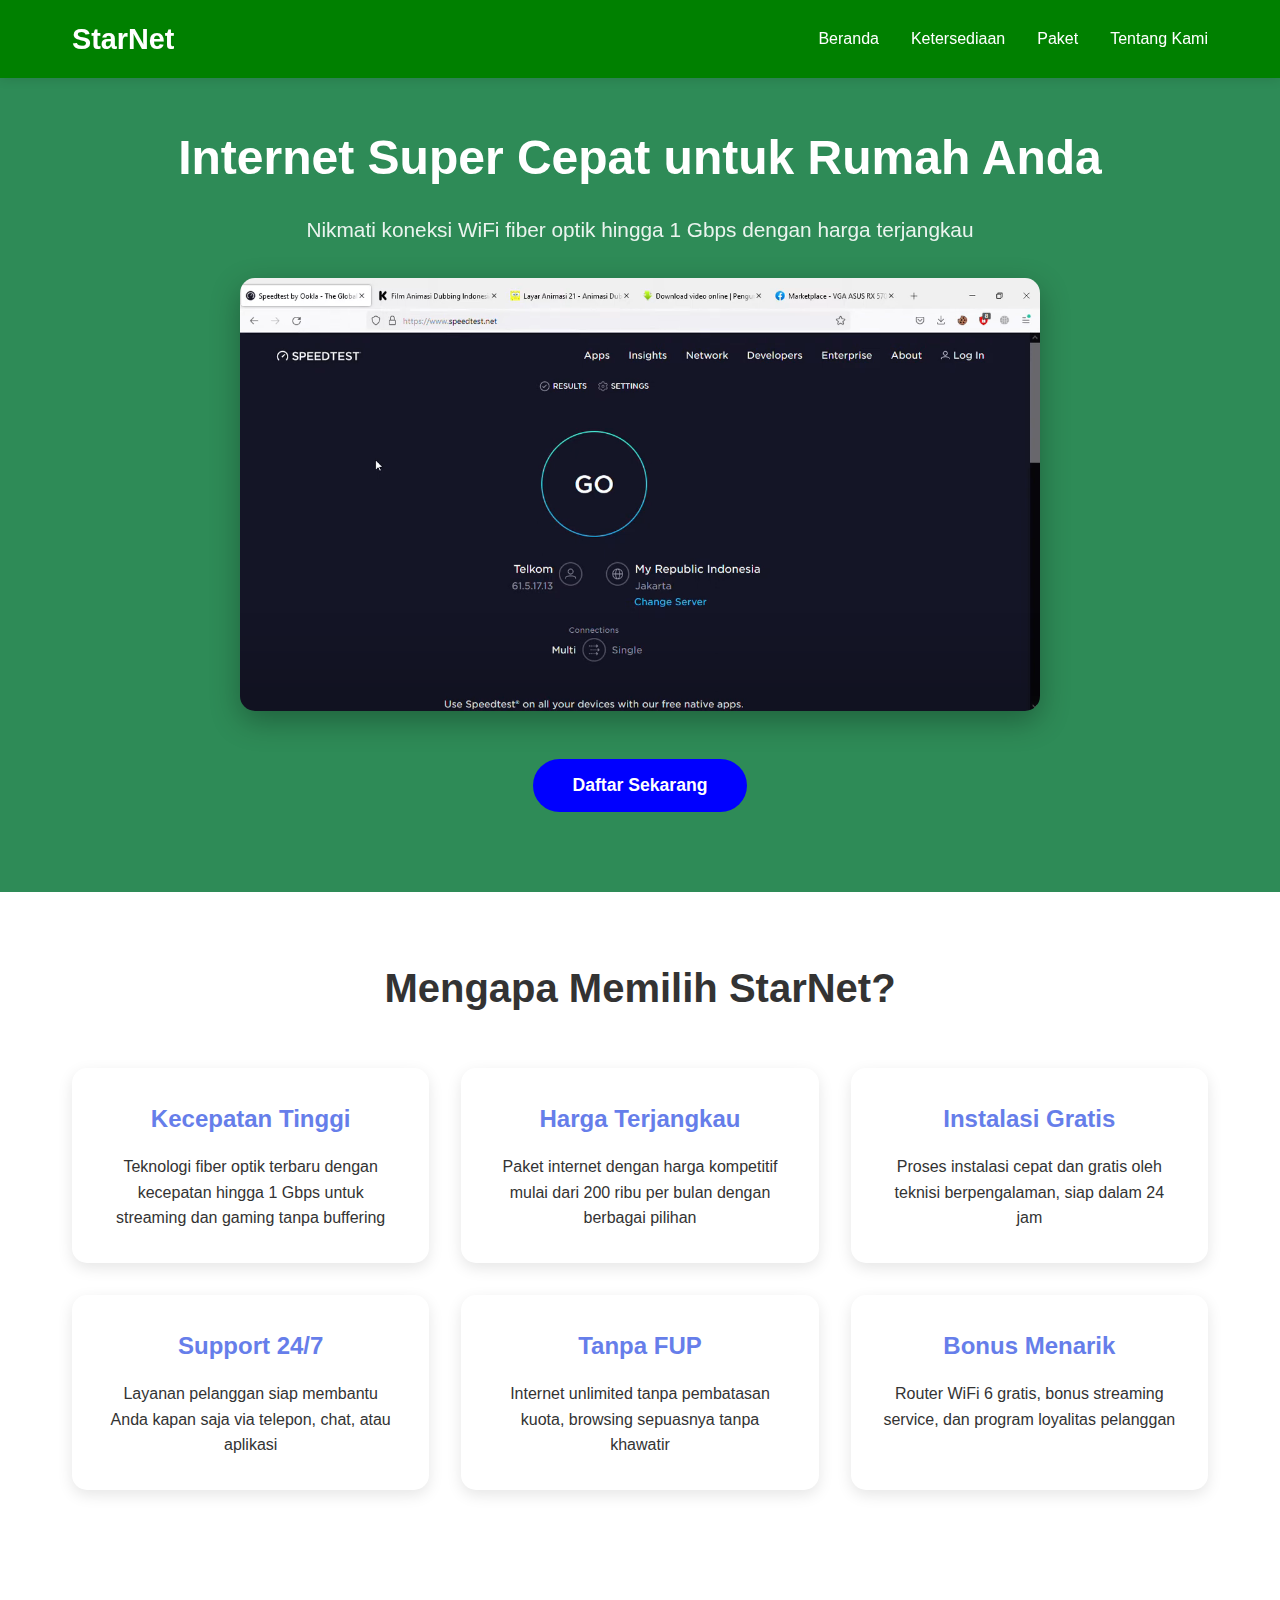
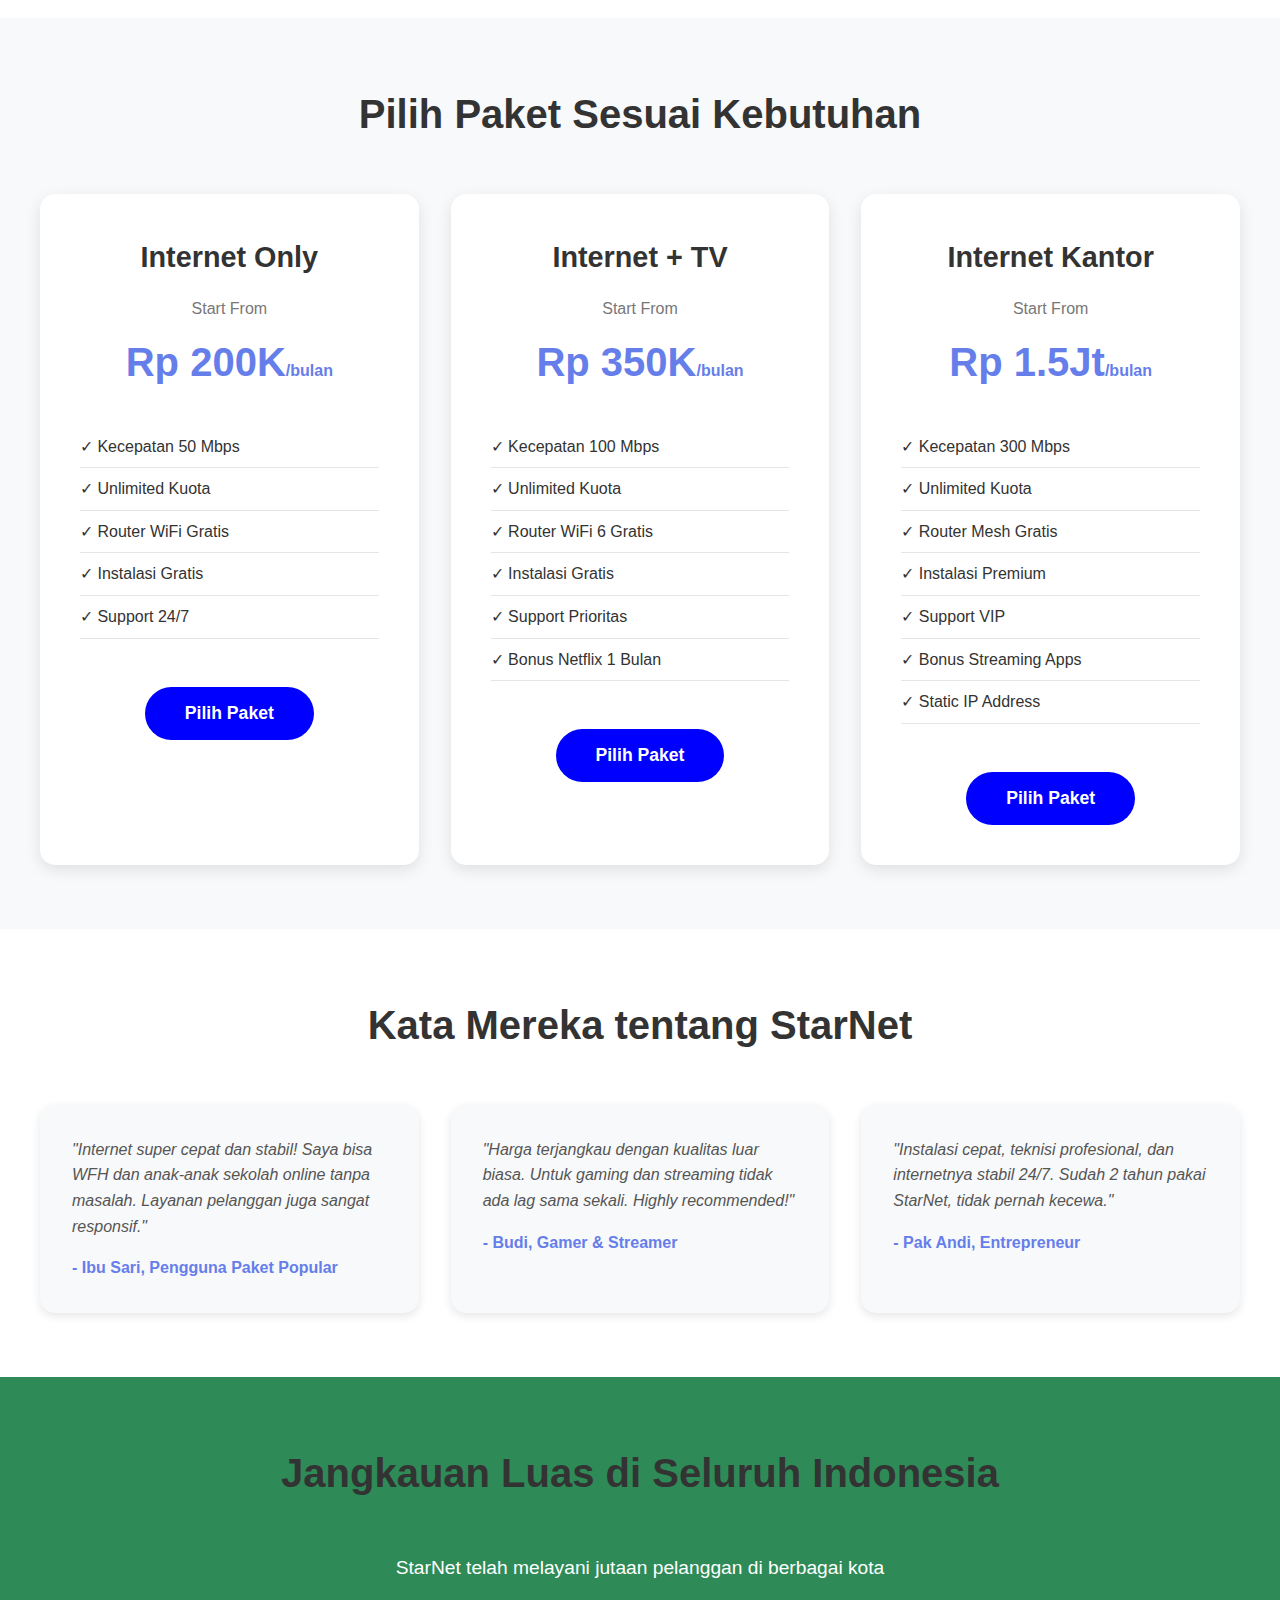
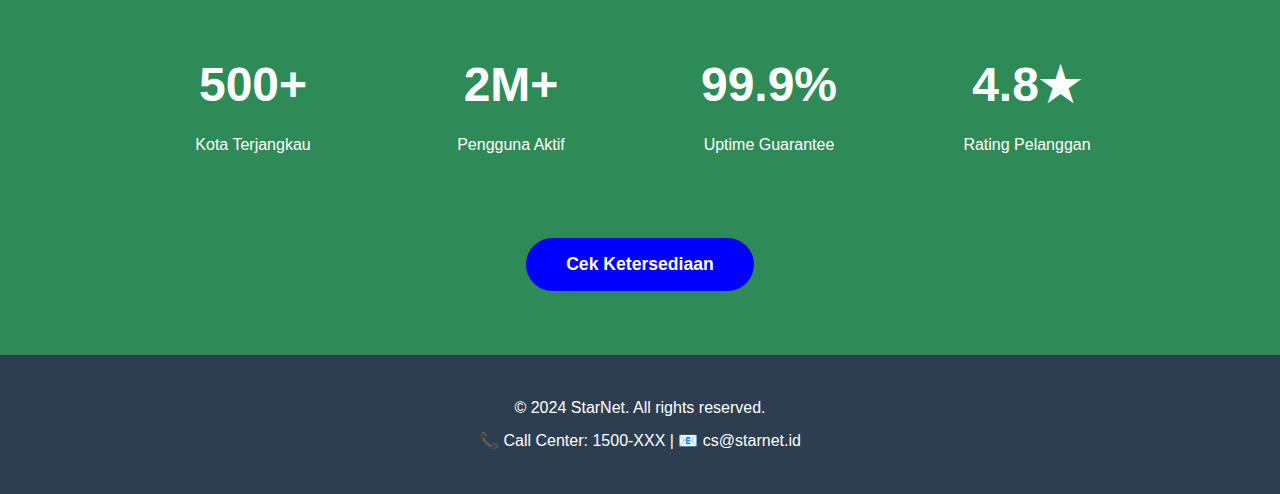
<file: index.html>
<!DOCTYPE html>
<html lang="id">
<head>
    <meta charset="UTF-8">
    <meta name="viewport" content="width=device-width, initial-scale=1.0">
    <title>StarNet - Provider WiFi Terpercaya</title>
    <link rel="stylesheet" href="style.css">
</head>
<body>
    <header>
        <nav>
            <div class="logo">StarNet</div>
            <ul class="nav-links">
                <li><a href="index.html">Beranda</a></li>
                <li><a href="ketersediaan.html">Ketersediaan</a></li>
                <li><a href="paket.html">Paket</a></li>
                <li><a href="tentangKami.html">Tentang Kami</a></li>
            </ul>
        </nav>
    </header>

    <section class="hero" id="home">
        <h1>Internet Super Cepat untuk Rumah Anda</h1>
        <p>Nikmati koneksi WiFi fiber optik hingga 1 Gbps dengan harga terjangkau</p>

        <!-- Video Container dengan kontrol lengkap -->
        <div class="video-container">
            <video controls autoplay muted loop>
                <source src="Tes Kecepatan indihome 1gbps.mp4" type="video/mp4">
                Browser Anda tidak mendukung tag video.
            </video>
        </div>

        <button class="cta-button"><a href="pendaftaran.html">Daftar Sekarang</a></button>
    </section>

    <div class="container" id="features">
        <h2 class="section-title">Mengapa Memilih StarNet?</h2>
        <div class="features">
            <div class="feature-card">
                <h3>Kecepatan Tinggi</h3>
                <p>Teknologi fiber optik terbaru dengan kecepatan hingga 1 Gbps untuk streaming dan gaming tanpa buffering</p>
            </div>
            <div class="feature-card">
                <h3>Harga Terjangkau</h3>
                <p>Paket internet dengan harga kompetitif mulai dari 200 ribu per bulan dengan berbagai pilihan</p>
            </div>
            <div class="feature-card">
                <h3>Instalasi Gratis</h3>
                <p>Proses instalasi cepat dan gratis oleh teknisi berpengalaman, siap dalam 24 jam</p>
            </div>
            <div class="feature-card">
                <h3>Support 24/7</h3>
                <p>Layanan pelanggan siap membantu Anda kapan saja via telepon, chat, atau aplikasi</p>
            </div>
            <div class="feature-card">
                <h3>Tanpa FUP</h3>
                <p>Internet unlimited tanpa pembatasan kuota, browsing sepuasnya tanpa khawatir</p>
            </div>
            <div class="feature-card">
                <h3>Bonus Menarik</h3>
                <p>Router WiFi 6 gratis, bonus streaming service, dan program loyalitas pelanggan</p>
            </div>
        </div>
    </div>

    <section class="plans" id="plans">
        <h2 class="section-title">Pilih Paket Sesuai Kebutuhan</h2>
        <div class="plan-cards">
            <div class="plan-card">
                <h3>Internet Only</h3>
                <div class="start">Start From</div>
                <div class="price">Rp 200K<span style="font-size: 1rem;">/bulan</span></div>
                <ul class="plan-features">
                    <li>✓ Kecepatan 50 Mbps</li>
                    <li>✓ Unlimited Kuota</li>
                    <li>✓ Router WiFi Gratis</li>
                    <li>✓ Instalasi Gratis</li>
                    <li>✓ Support 24/7</li>
                </ul>
                <button class="cta-button"><a href="paket.html#internet">Pilih Paket</a></button>
            </div>
            <div class="plan-card">
                <h3>Internet + TV</h3>
                <div class="start">Start From</div>
                <div class="price">Rp 350K<span style="font-size: 1rem;">/bulan</span></div>
                <ul class="plan-features">
                    <li>✓ Kecepatan 100 Mbps</li>
                    <li>✓ Unlimited Kuota</li>
                    <li>✓ Router WiFi 6 Gratis</li>
                    <li>✓ Instalasi Gratis</li>
                    <li>✓ Support Prioritas</li>
                    <li>✓ Bonus Netflix 1 Bulan</li>
                </ul>
                <button class="cta-button"><a href="paket.html#internetTV">Pilih Paket</a></button>
            </div>
            <div class="plan-card">
                <h3>Internet Kantor</h3>
                <div class="start">Start From</div>
                <div class="price">Rp 1.5Jt<span style="font-size: 1rem;">/bulan</span></div>
                <ul class="plan-features">
                    <li>✓ Kecepatan 300 Mbps</li>
                    <li>✓ Unlimited Kuota</li>
                    <li>✓ Router Mesh Gratis</li>
                    <li>✓ Instalasi Premium</li>
                    <li>✓ Support VIP</li>
                    <li>✓ Bonus Streaming Apps</li>
                    <li>✓ Static IP Address</li>
                </ul>
                <button class="cta-button"><a href="paket.html#Kantor">Pilih Paket</a></button>
            </div>
        </div>
    </section>

    <section class="testimonials">
        <h2 class="section-title">Kata Mereka tentang StarNet</h2>
        <div class="testimonial-grid">
            <div class="testimonial-card">
                <p class="testimonial-text">"Internet super cepat dan stabil! Saya bisa WFH dan anak-anak sekolah online tanpa masalah. Layanan pelanggan juga sangat responsif."</p>
                <p class="testimonial-author">- Ibu Sari, Pengguna Paket Popular</p>
            </div>
            <div class="testimonial-card">
                <p class="testimonial-text">"Harga terjangkau dengan kualitas luar biasa. Untuk gaming dan streaming tidak ada lag sama sekali. Highly recommended!"</p>
                <p class="testimonial-author">- Budi, Gamer & Streamer</p>
            </div>
            <div class="testimonial-card">
                <p class="testimonial-text">"Instalasi cepat, teknisi profesional, dan internetnya stabil 24/7. Sudah 2 tahun pakai StarNet, tidak pernah kecewa."</p>
                <p class="testimonial-author">- Pak Andi, Entrepreneur</p>
            </div>
        </div>
    </section>

    <section class="coverage" id="coverage">
        <h2 class="section-title">Jangkauan Luas di Seluruh Indonesia</h2>
        <p style="font-size: 1.2rem; margin-bottom: 2rem;">StarNet telah melayani jutaan pelanggan di berbagai kota</p>
        <div class="stats">
            <div class="stat-item">
                <div class="stat-number">500+</div>
                <div>Kota Terjangkau</div>
            </div>
            <div class="stat-item">
                <div class="stat-number">2M+</div>
                <div>Pengguna Aktif</div>
            </div>
            <div class="stat-item">
                <div class="stat-number">99.9%</div>
                <div>Uptime Guarantee</div>
            </div>
            <div class="stat-item">
                <div class="stat-number">4.8★</div>
                <div>Rating Pelanggan</div>
            </div>
        </div>
        <button class="cta-button"><a href="ketersediaan.html">Cek Ketersediaan</a></button>
    </section>

    <footer id="contact">
        <p>&copy; 2024 StarNet. All rights reserved.</p>
        <p>📞 Call Center: 1500-XXX | 📧 cs@starnet.id</p>
    </footer>
</body>
</html>
</file>
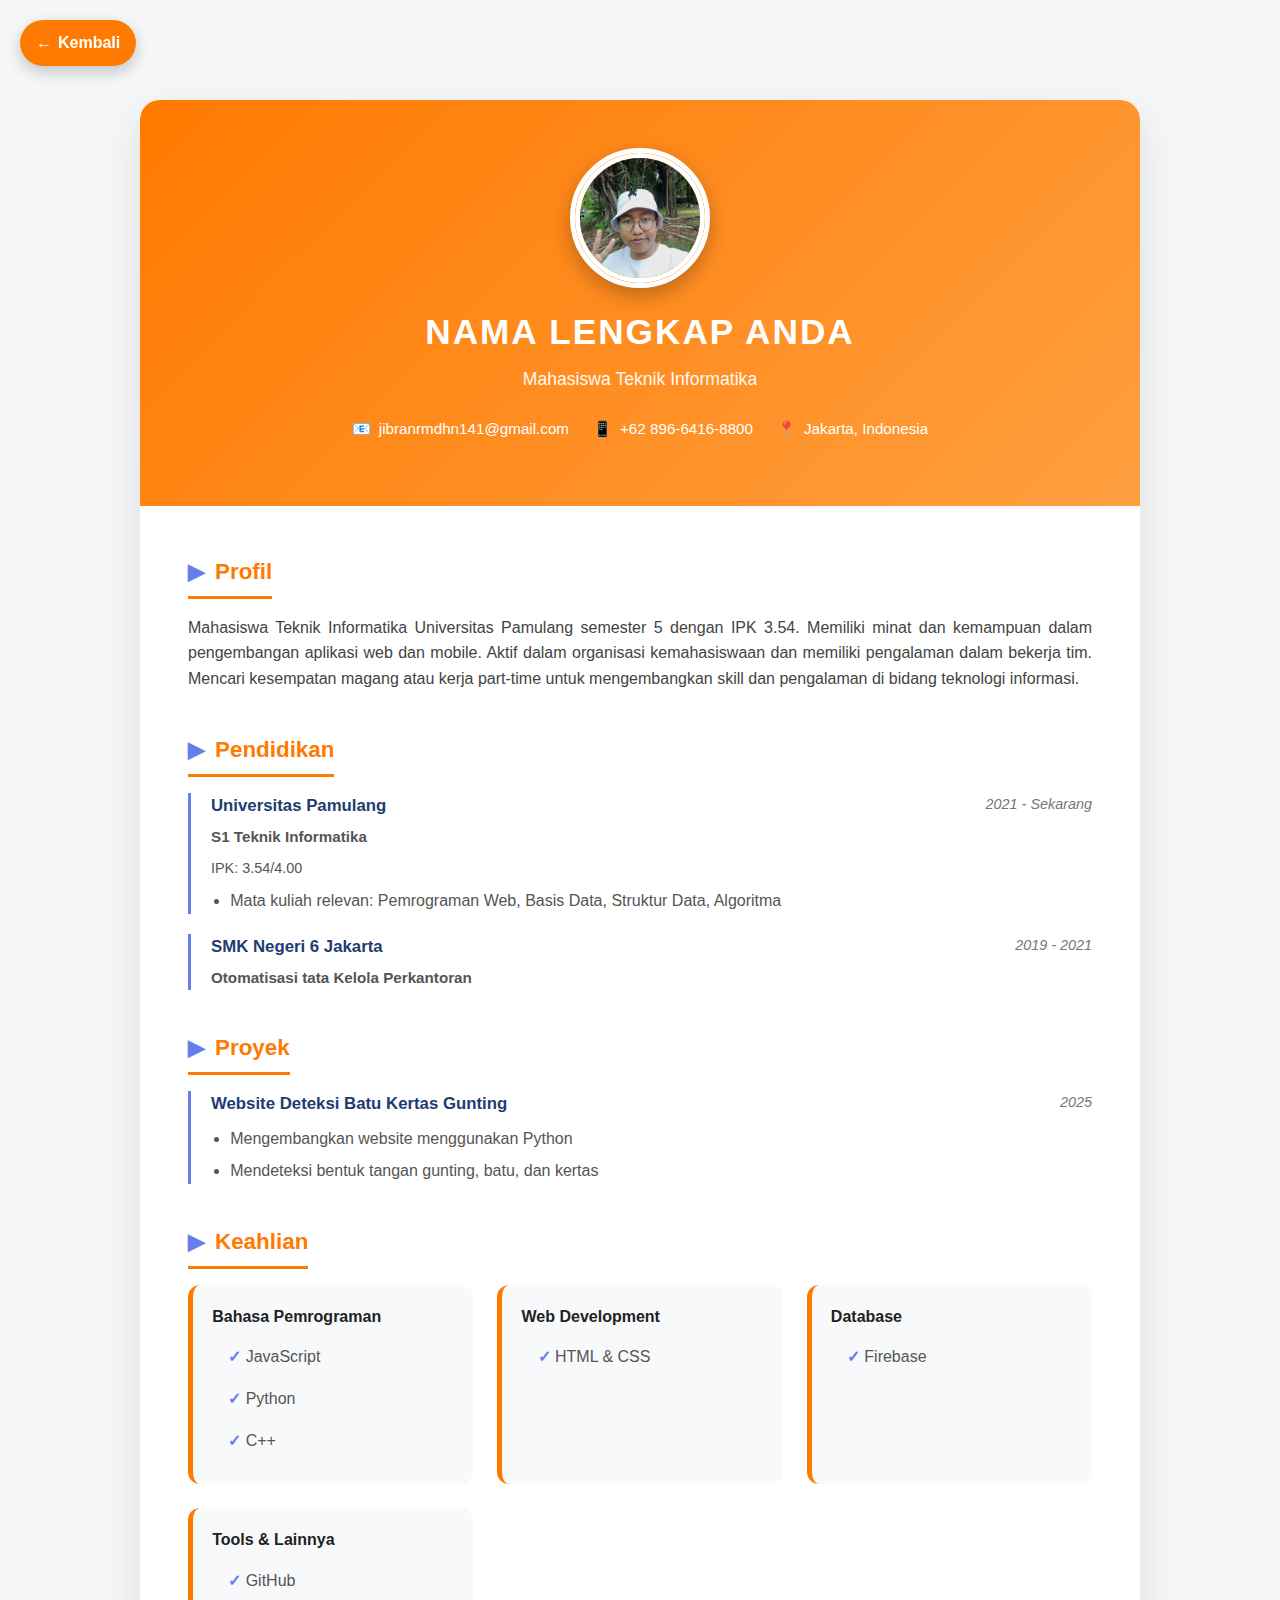
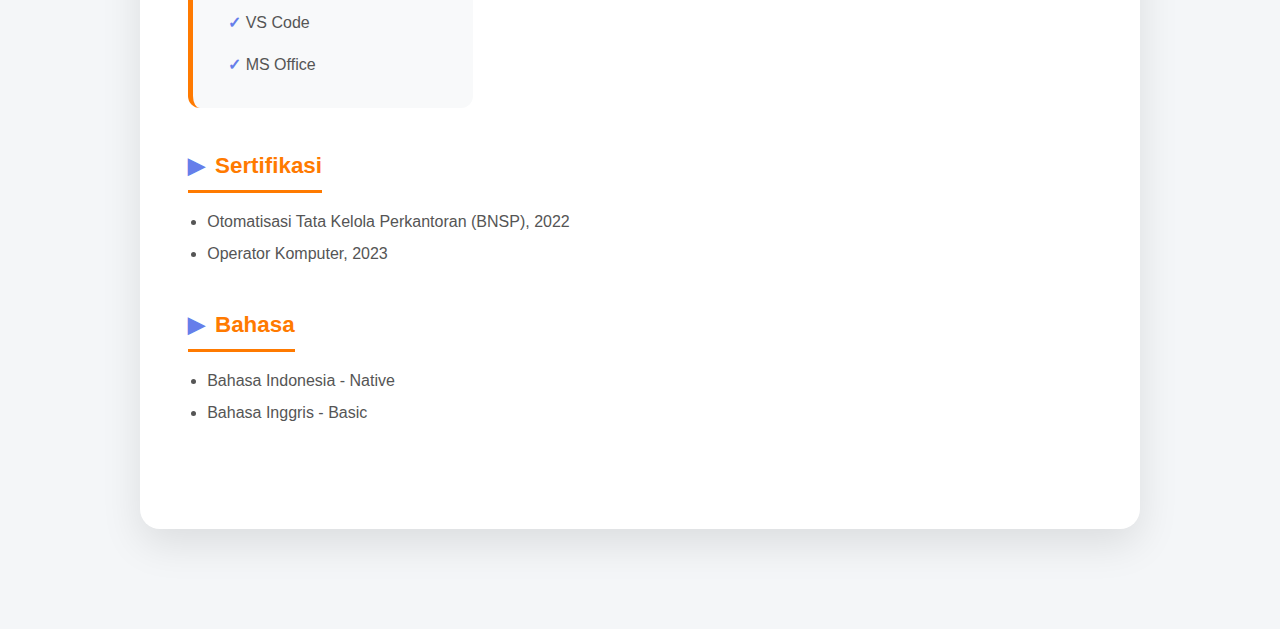
<file: cv1.html>
<!DOCTYPE html>
<html lang="id">
<head>
    <meta charset="UTF-8">
    <meta name="viewport" content="width=device-width, initial-scale=1.0">
    <title>CV - Mahasiswa Teknik Informatika</title>
    <link rel="stylesheet" href="cv.css">
</head>
<style>
* {
    margin: 0;
    padding: 0;
    box-sizing: border-box;
    font-family: "Segoe UI", Tahoma, sans-serif;
}

body {
    background: #f4f6f8;
    color: #333;
    line-height: 1.6;
}

.back-button {
    position: fixed;
    top: 20px;
    left: 20px;
    text-decoration: none;
    background: #ff7a00;
    color: #fff;
    padding: 10px 16px;
    border-radius: 30px;
    font-weight: 600;
    display: flex;
    gap: 6px;
    align-items: center;
    box-shadow: 0 6px 15px rgba(0,0,0,0.2);
    transition: 0.3s;
    z-index: 1000;
}

.back-button:hover {
    transform: translateY(-2px);
    background: #e96f00;
}

.container {
    max-width: 1000px;
    margin: 80px auto;
    background: #fff;
    border-radius: 20px;
    box-shadow: 0 15px 40px rgba(0,0,0,0.1);
    overflow: hidden;
}

.header {
    background: linear-gradient(135deg, #ff7a00, #ff9f40);
    color: #fff;
    text-align: center;
    padding: 3rem 2rem 4rem;
    position: relative;
}

.photo-container {
    width: 140px;
    height: 140px;
    margin: auto;
    border-radius: 50%;
    overflow: hidden;
    border: 5px solid #fff;
    box-shadow: 0 8px 20px rgba(0,0,0,0.25);
    margin-bottom: 1rem;
}

.profile-photo {
    width: 100%;
    height: 100%;
    object-fit: cover;
}

.header h1 {
    font-size: 2.2rem;
    margin-bottom: 0.3rem;
}

.header p {
    font-size: 1.1rem;
    opacity: 0.95;
}

.contact-info {
    margin-top: 1.5rem;
    display: flex;
    flex-wrap: wrap;
    justify-content: center;
    gap: 1.5rem;
}

.contact-item {
    display: flex;
    align-items: center;
    gap: 8px;
    font-size: 0.95rem;
}

.content {
    padding: 3rem 3rem 4rem;
}

.section {
    margin-bottom: 2.5rem;
}

.section-title {
    font-size: 1.4rem;
    color: #ff7a00;
    margin-bottom: 1rem;
    padding-bottom: 0.4rem;
    border-bottom: 3px solid #ff7a00;
    width: fit-content;
}

.profile-text {
    font-size: 1rem;
    color: #444;
}

.item-header {
    display: flex;
    justify-content: space-between;
    flex-wrap: wrap;
    gap: 0.5rem;
}

.item-title {
    font-weight: 600;
    font-size: 1.05rem;
}

.item-date {
    font-size: 0.9rem;
    color: #777;
}

.item-subtitle {
    font-size: 0.95rem;
    color: #555;
    margin: 0.2rem 0 0.5rem;
}

.item-description {
    font-size: 0.9rem;
    color: #555;
}

ul {
    margin-left: 1.2rem;
    margin-top: 0.5rem;
}

ul li {
    margin-bottom: 0.4rem;
}

.skills-container {
    display: grid;
    grid-template-columns: repeat(auto-fit, minmax(220px, 1fr));
    gap: 1.5rem;
}

.skill-category {
    background: #f8f9fa;
    padding: 1.2rem;
    border-radius: 12px;
    border-left: 5px solid #ff7a00;
}

.skill-category h4 {
    margin-bottom: 0.6rem;
    color: #222;
}

.skill-category ul {
    margin-left: 1rem;
}

.project-item ul li {
    list-style: disc;
}

@media (max-width: 768px) {
    .content {
        padding: 2rem;
    }

    .header h1 {
        font-size: 1.8rem;
    }

    .contact-info {
        flex-direction: column;
        gap: 0.8rem;
    }
}

</style>
<body>
    <a href="tentangKami.html" class="back-button">
        <span>←</span>
        <span>Kembali</span>
    </a>
    <div class="container">
        <!-- Header -->
        <div class="header">
            <div class="photo-container">
                <img src="WhatsApp Image 2025-12-18 at 3.33.21 PM.jpeg" alt="Foto Profil" class="profile-photo">
            </div>
            <h1>Nama Lengkap Anda</h1>
            <p>Mahasiswa Teknik Informatika</p>
            <div class="contact-info">
                <div class="contact-item">
                    <span>📧</span>
                    <span>jibranrmdhn141@gmail.com</span>
                </div>
                <div class="contact-item">
                    <span>📱</span>
                    <span>+62 896-6416-8800</span>
                </div>
                <div class="contact-item">
                    <span>📍</span>
                    <span>Jakarta, Indonesia</span>
                </div>
            </div>
        </div>

        <!-- Content -->
        <div class="content">
            <!-- Profil -->
            <div class="section">
                <h2 class="section-title">Profil</h2>
                <p class="profile-text">
                    Mahasiswa Teknik Informatika Universitas Pamulang semester 5 dengan IPK 3.54. 
                    Memiliki minat dan kemampuan dalam pengembangan aplikasi web dan mobile. 
                    Aktif dalam organisasi kemahasiswaan dan memiliki pengalaman dalam bekerja tim. 
                    Mencari kesempatan magang atau kerja part-time untuk mengembangkan skill dan pengalaman 
                    di bidang teknologi informasi.
                </p>
            </div>

            <!-- Pendidikan -->
            <div class="section">
                <h2 class="section-title">Pendidikan</h2>
                <div class="education-item">
                    <div class="item-header">
                        <div class="item-title">Universitas Pamulang</div>
                        <div class="item-date">2021 - Sekarang</div>
                    </div>
                    <div class="item-subtitle">S1 Teknik Informatika</div>
                    <div class="item-description">IPK: 3.54/4.00</div>
                    <ul>
                        <li>Mata kuliah relevan: Pemrograman Web, Basis Data, Struktur Data, Algoritma</li>
                    </ul>
                </div>

                <div class="education-item">
                    <div class="item-header">
                        <div class="item-title">SMK Negeri 6 Jakarta</div>
                        <div class="item-date">2019 - 2021</div>
                    </div>
                    <div class="item-subtitle">Otomatisasi tata Kelola Perkantoran</div>
                </div>
            </div>

            <!-- Proyek -->
            <div class="section">
                <h2 class="section-title">Proyek</h2>
                <div class="project-item">
                    <div class="item-header">
                        <div class="item-title">Website Deteksi Batu Kertas Gunting</div>
                        <div class="item-date">2025</div>
                    </div>
                    <ul>
                        <li>Mengembangkan website  menggunakan Python</li>
                        <li>Mendeteksi bentuk tangan gunting, batu, dan kertas</li>
                    </ul>
                </div>
            </div>

            <!-- Keahlian -->
            <div class="section">
                <h2 class="section-title">Keahlian</h2>
                <div class="skills-container">
                    <div class="skill-category">
                        <h4>Bahasa Pemrograman</h4>
                        <ul>
                            <li>JavaScript</li>
                            <li>Python</li>
                            <li>C++</li>
                        </ul>
                    </div>

                    <div class="skill-category">
                        <h4>Web Development</h4>
                        <ul>
                            <li>HTML & CSS</li>
                        </ul>
                    </div>

                    <div class="skill-category">
                        <h4>Database</h4>
                        <ul>
                            <li>Firebase</li>
                        </ul>
                    </div>

                    <div class="skill-category">
                        <h4>Tools & Lainnya</h4>
                        <ul>
                            <li>GitHub</li>
                            <li>VS Code</li>
                            <li>MS Office</li>
                        </ul>
                    </div>
                </div>
            </div>

            <!-- Sertifikasi -->
            <div class="section">
                <h2 class="section-title">Sertifikasi</h2>
                <ul>
                    <li>Otomatisasi Tata Kelola Perkantoran (BNSP), 2022</li>
                    <li>Operator Komputer, 2023</li>
                </ul>
            </div>

            <!-- Bahasa -->
            <div class="section">
                <h2 class="section-title">Bahasa</h2>
                <ul>
                    <li>Bahasa Indonesia - Native</li>
                    <li>Bahasa Inggris - Basic</li>
                </ul>
            </div>
        </div>
    </div>
</body>
</html>
</file>
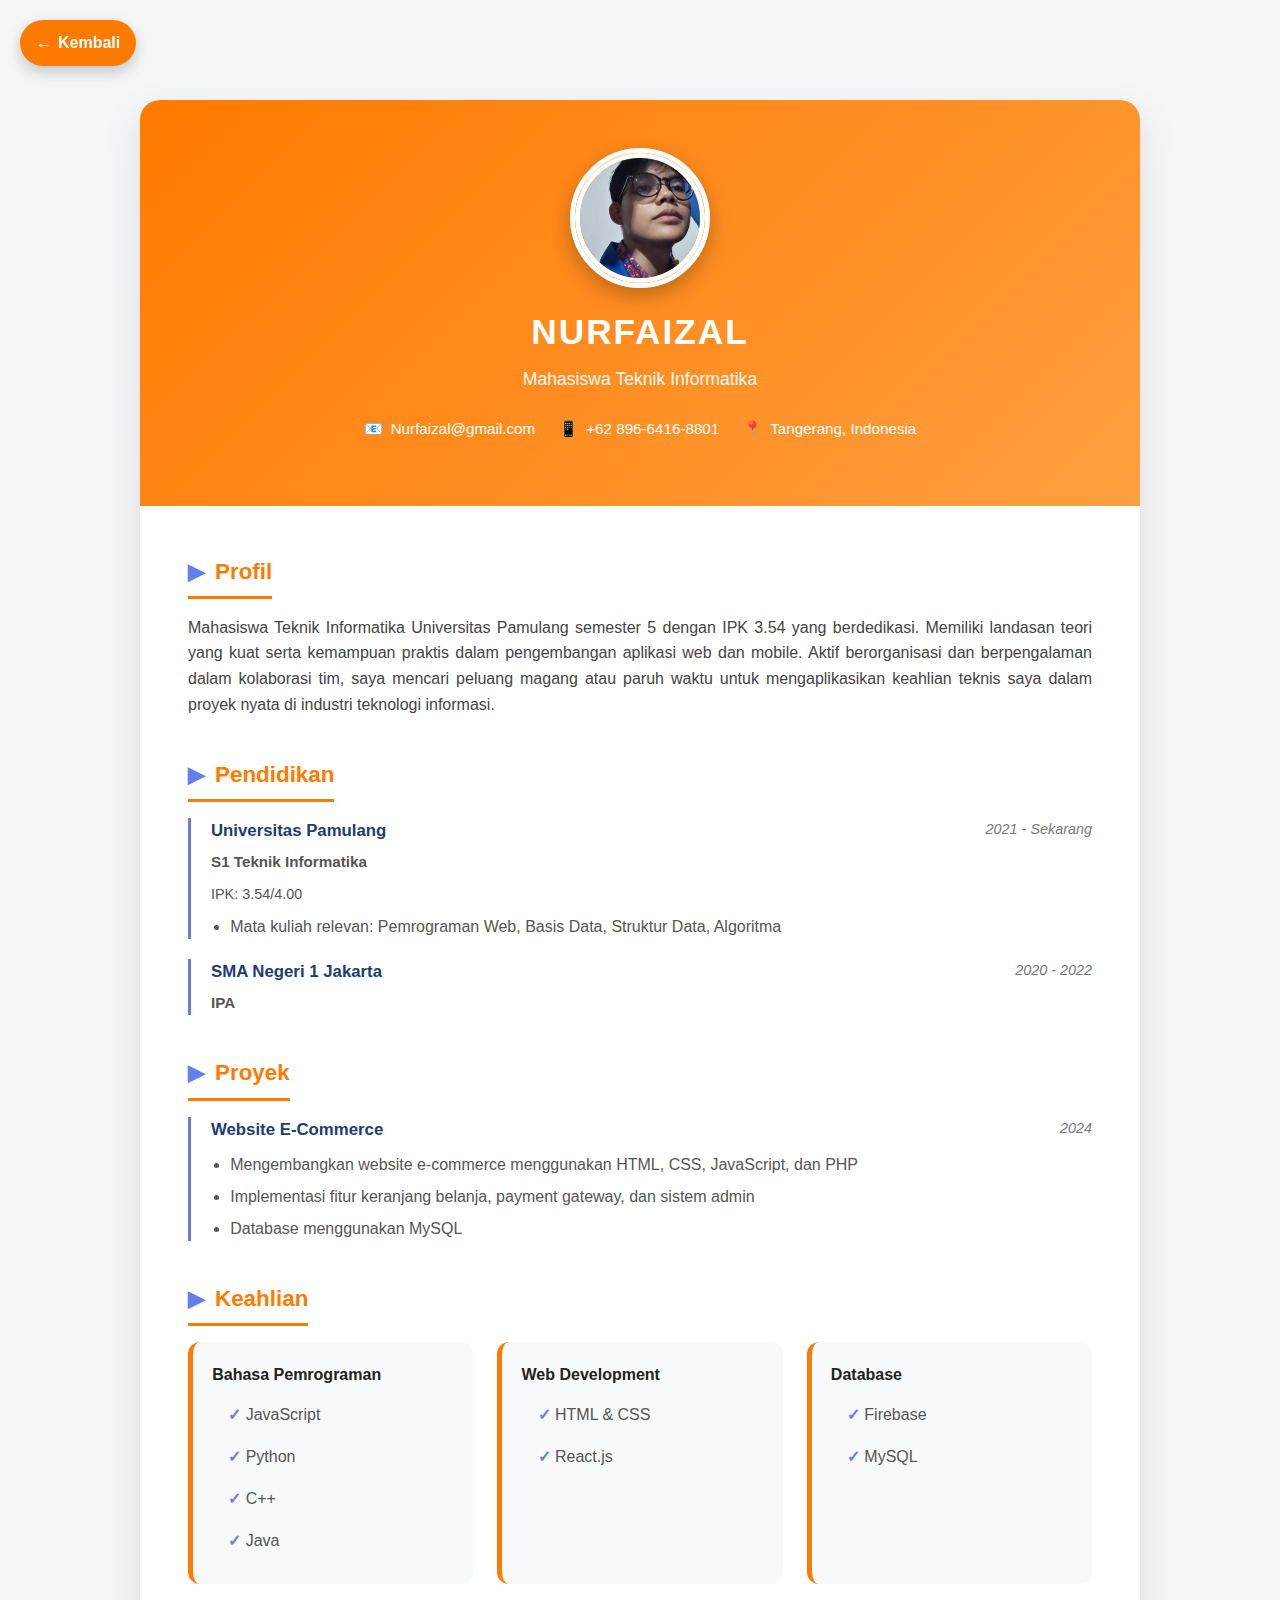
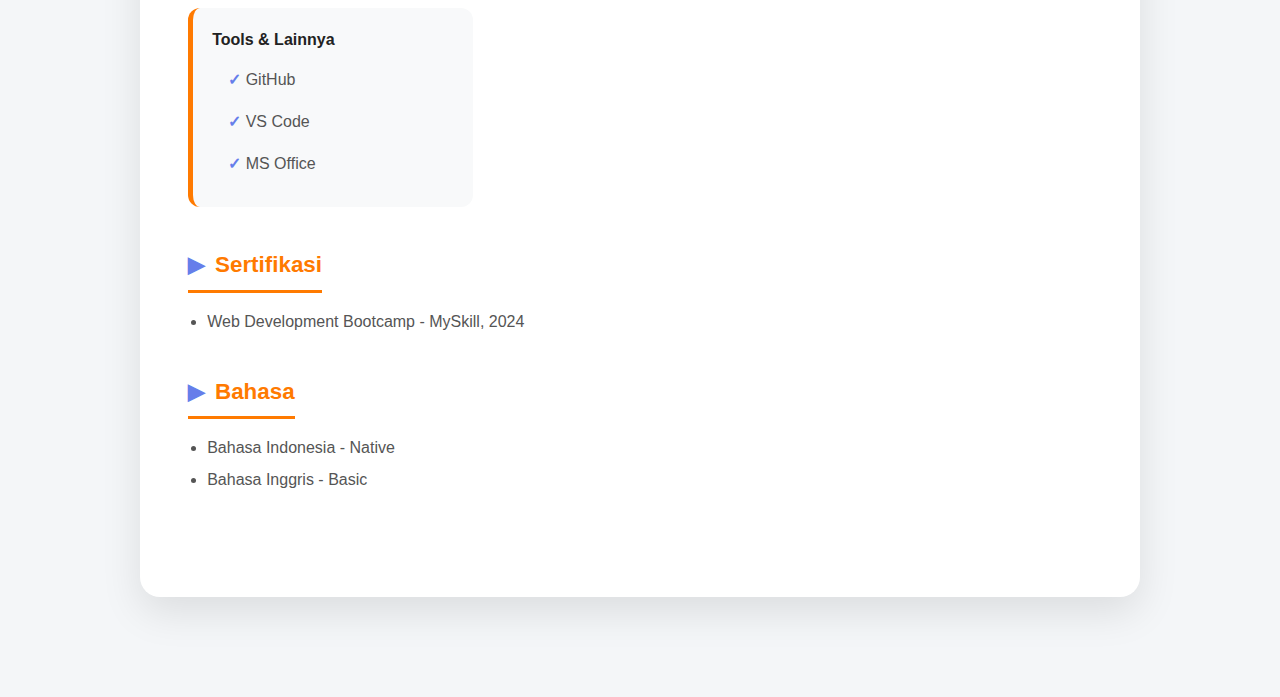
<file: cv2.html>
<!DOCTYPE html>
<html lang="id">
<head>
    <meta charset="UTF-8">
    <meta name="viewport" content="width=device-width, initial-scale=1.0">
    <title>CV - Mahasiswa Teknik Informatika</title>
    <link rel="stylesheet" href="cv.css">
</head>
<style>
* {
    margin: 0;
    padding: 0;
    box-sizing: border-box;
    font-family: "Segoe UI", Tahoma, sans-serif;
}

body {
    background: #f4f6f8;
    color: #333;
    line-height: 1.6;
}

.back-button {
    position: fixed;
    top: 20px;
    left: 20px;
    text-decoration: none;
    background: #ff7a00;
    color: #fff;
    padding: 10px 16px;
    border-radius: 30px;
    font-weight: 600;
    display: flex;
    gap: 6px;
    align-items: center;
    box-shadow: 0 6px 15px rgba(0,0,0,0.2);
    transition: 0.3s;
    z-index: 1000;
}

.back-button:hover {
    transform: translateY(-2px);
    background: #e96f00;
}

.container {
    max-width: 1000px;
    margin: 80px auto;
    background: #fff;
    border-radius: 20px;
    box-shadow: 0 15px 40px rgba(0,0,0,0.1);
    overflow: hidden;
}

.header {
    background: linear-gradient(135deg, #ff7a00, #ff9f40);
    color: #fff;
    text-align: center;
    padding: 3rem 2rem 4rem;
    position: relative;
}

.photo-container {
    width: 140px;
    height: 140px;
    margin: auto;
    border-radius: 50%;
    overflow: hidden;
    border: 5px solid #fff;
    box-shadow: 0 8px 20px rgba(0,0,0,0.25);
    margin-bottom: 1rem;
}

.profile-photo {
    width: 100%;
    height: 100%;
    object-fit: cover;
}

.header h1 {
    font-size: 2.2rem;
    margin-bottom: 0.3rem;
}

.header p {
    font-size: 1.1rem;
    opacity: 0.95;
}

.contact-info {
    margin-top: 1.5rem;
    display: flex;
    flex-wrap: wrap;
    justify-content: center;
    gap: 1.5rem;
}

.contact-item {
    display: flex;
    align-items: center;
    gap: 8px;
    font-size: 0.95rem;
}

.content {
    padding: 3rem 3rem 4rem;
}

.section {
    margin-bottom: 2.5rem;
}

.section-title {
    font-size: 1.4rem;
    color: #ff7a00;
    margin-bottom: 1rem;
    padding-bottom: 0.4rem;
    border-bottom: 3px solid #ff7a00;
    width: fit-content;
}

.profile-text {
    font-size: 1rem;
    color: #444;
}

.item-header {
    display: flex;
    justify-content: space-between;
    flex-wrap: wrap;
    gap: 0.5rem;
}

.item-title {
    font-weight: 600;
    font-size: 1.05rem;
}

.item-date {
    font-size: 0.9rem;
    color: #777;
}

.item-subtitle {
    font-size: 0.95rem;
    color: #555;
    margin: 0.2rem 0 0.5rem;
}

.item-description {
    font-size: 0.9rem;
    color: #555;
}

ul {
    margin-left: 1.2rem;
    margin-top: 0.5rem;
}

ul li {
    margin-bottom: 0.4rem;
}

.skills-container {
    display: grid;
    grid-template-columns: repeat(auto-fit, minmax(220px, 1fr));
    gap: 1.5rem;
}

.skill-category {
    background: #f8f9fa;
    padding: 1.2rem;
    border-radius: 12px;
    border-left: 5px solid #ff7a00;
}

.skill-category h4 {
    margin-bottom: 0.6rem;
    color: #222;
}

.skill-category ul {
    margin-left: 1rem;
}

.project-item ul li {
    list-style: disc;
}

@media (max-width: 768px) {
    .content {
        padding: 2rem;
    }

    .header h1 {
        font-size: 1.8rem;
    }

    .contact-info {
        flex-direction: column;
        gap: 0.8rem;
    }
}

</style>
<body>
    <a href="tentangKami.html" class="back-button">
        <span>←</span>
        <span>Kembali</span>
    </a>
    <div class="container">
        <!-- Header -->
        <div class="header">
            <div class="photo-container">
                <img src="WhatsApp Image 2025-12-12 at 6.52.55 PM.jpeg" alt="Foto Profil" class="profile-photo">
            </div>
            <h1>Nurfaizal</h1>
            <p>Mahasiswa Teknik Informatika</p>
            <div class="contact-info">
                <div class="contact-item">
                    <span>📧</span>
                    <span>Nurfaizal@gmail.com</span>
                </div>
                <div class="contact-item">
                    <span>📱</span>
                    <span>+62 896-6416-8801</span>
                </div>
                <div class="contact-item">
                    <span>📍</span>
                    <span>Tangerang, Indonesia</span>
                </div>
            </div>
        </div>

        <!-- Content -->
        <div class="content">
            <!-- Profil -->
            <div class="section">
                <h2 class="section-title">Profil</h2>
                <p class="profile-text">
                   Mahasiswa Teknik Informatika Universitas Pamulang semester 5 dengan IPK 3.54 yang berdedikasi. Memiliki landasan teori yang kuat serta kemampuan praktis dalam pengembangan aplikasi web dan mobile. Aktif berorganisasi dan berpengalaman dalam kolaborasi tim, saya mencari peluang magang atau paruh waktu untuk mengaplikasikan keahlian teknis saya dalam proyek nyata di industri teknologi informasi.
                </p>
            </div>

            <!-- Pendidikan -->
            <div class="section">
                <h2 class="section-title">Pendidikan</h2>
                <div class="education-item">
                    <div class="item-header">
                        <div class="item-title">Universitas Pamulang</div>
                        <div class="item-date">2021 - Sekarang</div>
                    </div>
                    <div class="item-subtitle">S1 Teknik Informatika</div>
                    <div class="item-description">IPK: 3.54/4.00</div>
                    <ul>
                        <li>Mata kuliah relevan: Pemrograman Web, Basis Data, Struktur Data, Algoritma</li>
                    </ul>
                </div>

                <div class="education-item">
                    <div class="item-header">
                        <div class="item-title">SMA Negeri 1 Jakarta</div>
                        <div class="item-date">2020 - 2022</div>
                    </div>
                    <div class="item-subtitle">IPA</div>
                </div>
            </div>

            <!-- Proyek -->
            <div class="section">
                <h2 class="section-title">Proyek</h2>
                <div class="project-item">
                    <div class="item-header">
                        <div class="item-title">Website E-Commerce</div>
                        <div class="item-date">2024</div>
                    </div>
                    <ul>
                        <li>Mengembangkan website e-commerce menggunakan HTML, CSS, JavaScript, dan PHP</li>
                        <li>Implementasi fitur keranjang belanja, payment gateway, dan sistem admin</li>
                        <li>Database menggunakan MySQL</li>
                    </ul>
                </div>
            </div>

            <!-- Keahlian -->
            <div class="section">
                <h2 class="section-title">Keahlian</h2>
                <div class="skills-container">
                    <div class="skill-category">
                        <h4>Bahasa Pemrograman</h4>
                        <ul>
                            <li>JavaScript</li>
                            <li>Python</li>
                            <li>C++</li>
                            <li>Java</li>
                        </ul>
                    </div>

                    <div class="skill-category">
                        <h4>Web Development</h4>
                        <ul>
                            <li>HTML & CSS</li>
                            <li>React.js</li>
                        </ul>
                    </div>

                    <div class="skill-category">
                        <h4>Database</h4>
                        <ul>
                            <li>Firebase</li>
                            <li>MySQL</li>
                        </ul>
                    </div>

                    <div class="skill-category">
                        <h4>Tools & Lainnya</h4>
                        <ul>
                            <li>GitHub</li>
                            <li>VS Code</li>
                            <li>MS Office</li>
                        </ul>
                    </div>
                </div>
            </div>

            <!-- Sertifikasi -->
            <div class="section">
                <h2 class="section-title">Sertifikasi</h2>
                <ul>
                     <li>Web Development Bootcamp - MySkill, 2024</li>
                </ul>
            </div>

            <!-- Bahasa -->
            <div class="section">
                <h2 class="section-title">Bahasa</h2>
                <ul>
                    <li>Bahasa Indonesia - Native</li>
                    <li>Bahasa Inggris - Basic</li>
                </ul>
            </div>
        </div>
    </div>
</body>
</html>
</file>
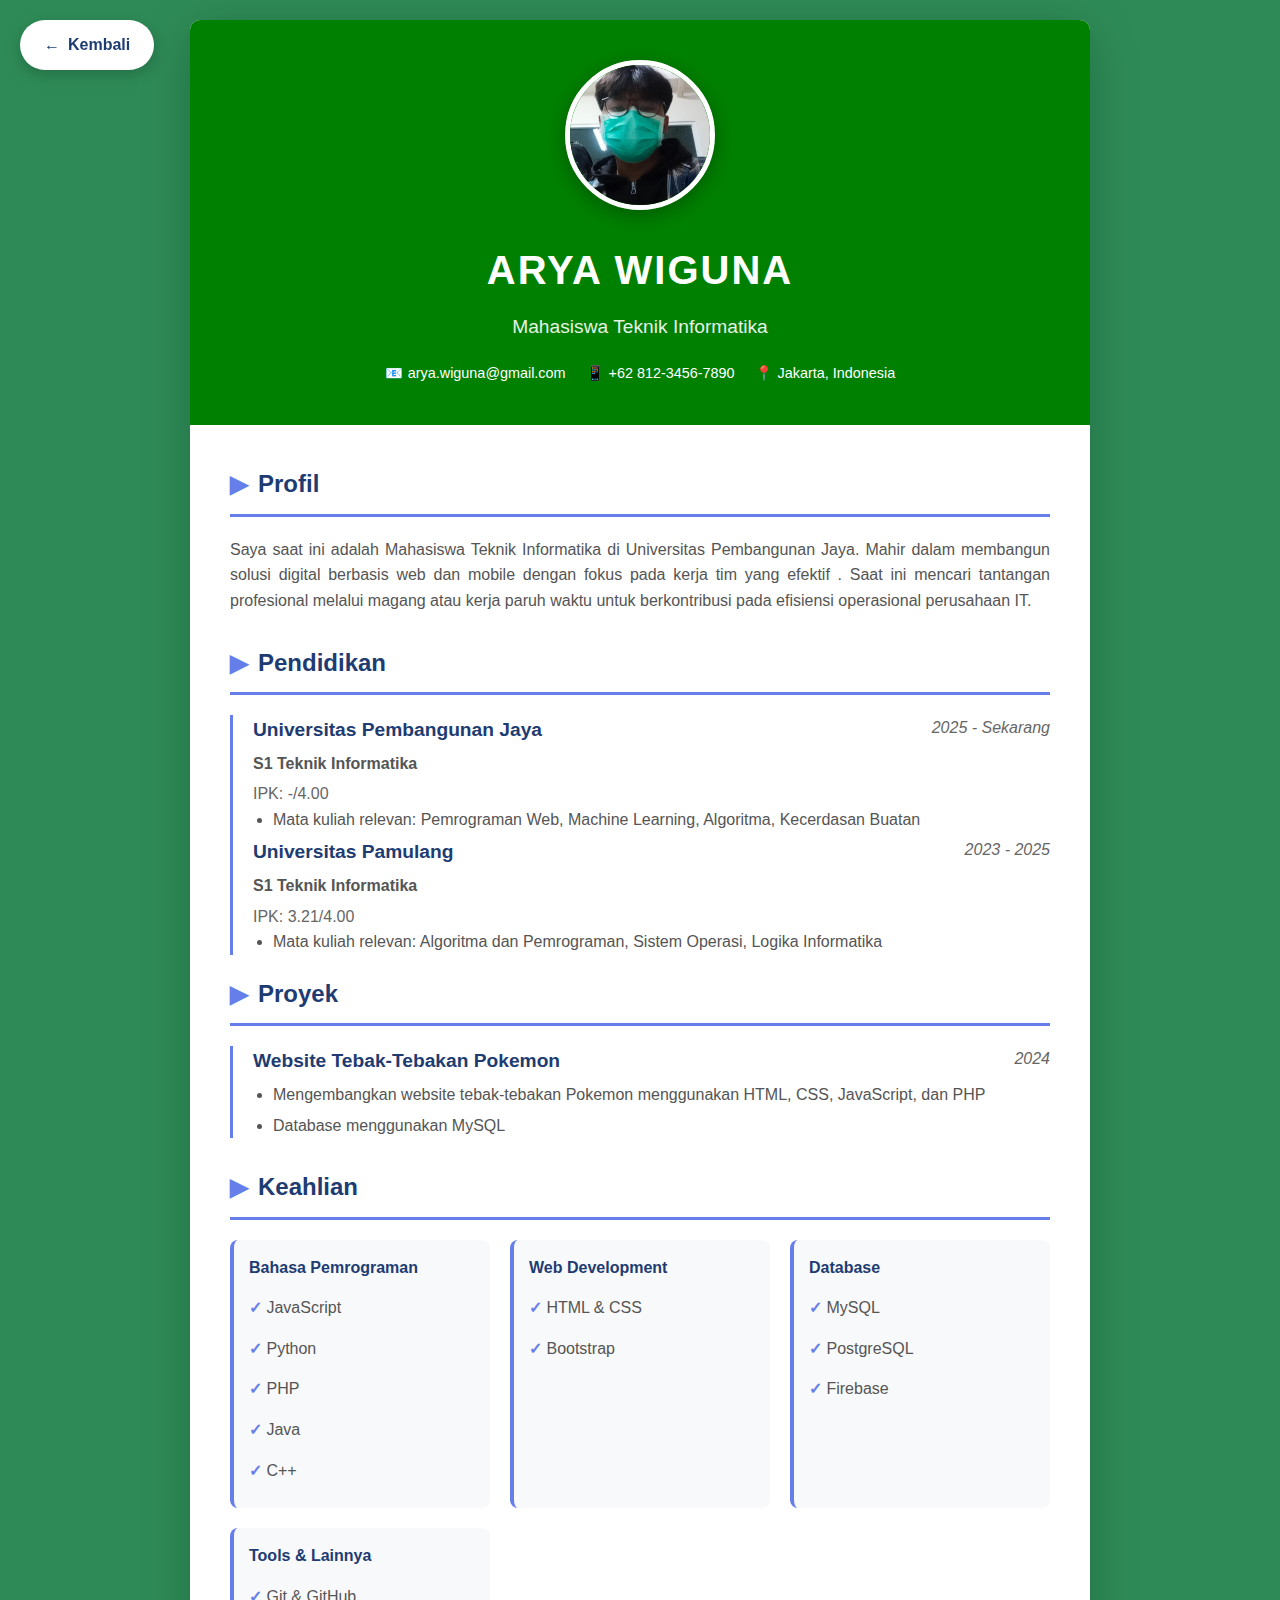
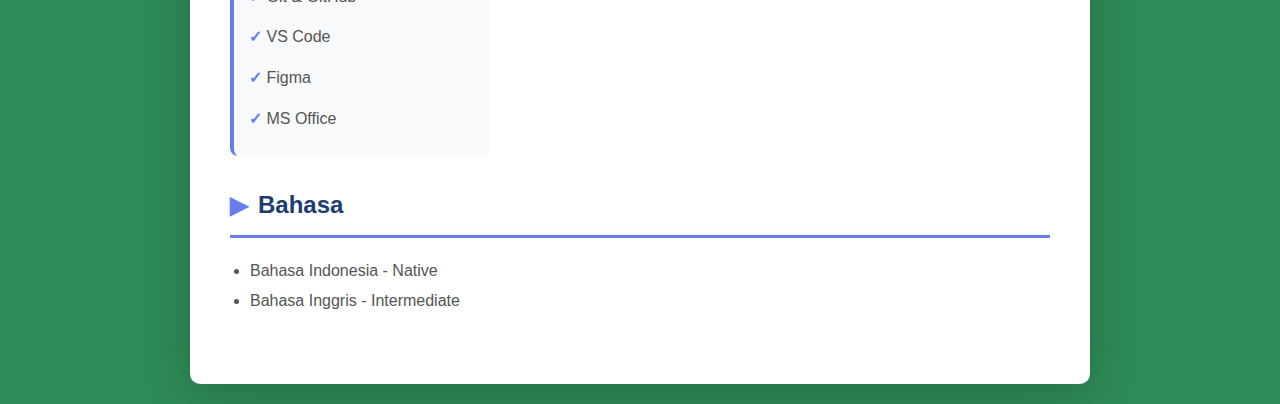
<file: cv3.html>
<!DOCTYPE html>
<html lang="id">
<head>
    <meta charset="UTF-8">
    <meta name="viewport" content="width=device-width, initial-scale=1.0">
    <title>CV - Mahasiswa Teknik Informatika</title>
    <link rel="stylesheet" href="cv.css">
</head>
<body>
    <a href="tentangKami.html" class="back-button">
        <span>←</span>
        <span>Kembali</span>
    </a>
    <div class="container">
        <!-- Header -->
        <div class="header">
            <div class="photo-container">
                <img src="WhatsApp Image 2025-12-12 at 7.10.14 PM.jpeg" alt="Foto Profil" class="profile-photo">
            </div>
            <h1>Arya Wiguna</h1>
            <p>Mahasiswa Teknik Informatika</p>
            <div class="contact-info">
                <div class="contact-item">
                    <span>📧</span>
                    <span>arya.wiguna@gmail.com</span>
                </div>
                <div class="contact-item">
                    <span>📱</span>
                    <span>+62 812-3456-7890</span>
                </div>
                <div class="contact-item">
                    <span>📍</span>
                    <span>Jakarta, Indonesia</span>
                </div>
            </div>
        </div>

        <!-- Content -->
        <div class="content">
            <!-- Profil -->
            <div class="section">
                <h2 class="section-title">Profil</h2>
                <p class="profile-text">
                    Saya saat ini adalah Mahasiswa Teknik Informatika di Universitas Pembangunan Jaya. Mahir dalam membangun solusi digital berbasis web dan mobile dengan fokus pada kerja tim yang efektif . Saat ini mencari tantangan profesional melalui magang atau kerja paruh waktu untuk berkontribusi pada efisiensi operasional perusahaan IT.
                </p>
            </div>

            <!-- Pendidikan -->
            <div class="section">
                <h2 class="section-title">Pendidikan</h2>
                <div class="education-item">
                    <div class="item-header">
                        <div class="item-title">Universitas Pembangunan Jaya</div>
                        <div class="item-date">2025 - Sekarang</div>
                    </div>
                    <div class="item-subtitle">S1 Teknik Informatika</div>
                    <div class="item-description">IPK: -/4.00</div>
                    <ul>
                        <li>Mata kuliah relevan: Pemrograman Web, Machine Learning, Algoritma, Kecerdasan Buatan</li>
                    </ul>

                    <div class="item-header">
                        <div class="item-title">Universitas Pamulang</div>
                        <div class="item-date">2023 - 2025</div>
                    </div>
                    <div class="item-subtitle">S1 Teknik Informatika</div>
                    <div class="item-description">IPK: 3.21/4.00</div>
                    <ul>
                        <li>Mata kuliah relevan: Algoritma dan Pemrograman, Sistem Operasi, Logika Informatika</li>
                    </ul>
                </div>

            <div class="section">
                <h2 class="section-title">Proyek</h2>
                <div class="project-item">
                    <div class="item-header">
                        <div class="item-title">Website Tebak-Tebakan Pokemon</div>
                        <div class="item-date">2024</div>
                    </div>
                    <ul>
                        <li>Mengembangkan website tebak-tebakan Pokemon menggunakan HTML, CSS, JavaScript, dan PHP</li>
                        <li>Database menggunakan MySQL</li>
                    </ul>
                </div>
            </div>

            <!-- Keahlian -->
            <div class="section">
                <h2 class="section-title">Keahlian</h2>
                <div class="skills-container">
                    <div class="skill-category">
                        <h4>Bahasa Pemrograman</h4>
                        <ul>
                            <li>JavaScript</li>
                            <li>Python</li>
                            <li>PHP</li>
                            <li>Java</li>
                            <li>C++</li>
                        </ul>
                    </div>

                    <div class="skill-category">
                        <h4>Web Development</h4>
                        <ul>
                            <li>HTML & CSS</li>
                            <li>Bootstrap</li>
                        </ul>
                    </div>

                    <div class="skill-category">
                        <h4>Database</h4>
                        <ul>
                            <li>MySQL</li>
                            <li>PostgreSQL</li>
                            <li>Firebase</li>
                        </ul>
                    </div>

                    <div class="skill-category">
                        <h4>Tools & Lainnya</h4>
                        <ul>
                            <li>Git & GitHub</li>
                            <li>VS Code</li>
                            <li>Figma</li>
                            <li>MS Office</li>
                        </ul>
                    </div>
                </div>
            </div>

            <!-- Bahasa -->
            <div class="section">
                <h2 class="section-title">Bahasa</h2>
                <ul>
                    <li>Bahasa Indonesia - Native</li>
                    <li>Bahasa Inggris - Intermediate</li>
                </ul>
            </div>
        </div>
    </div>
</body>
</html>
</file>
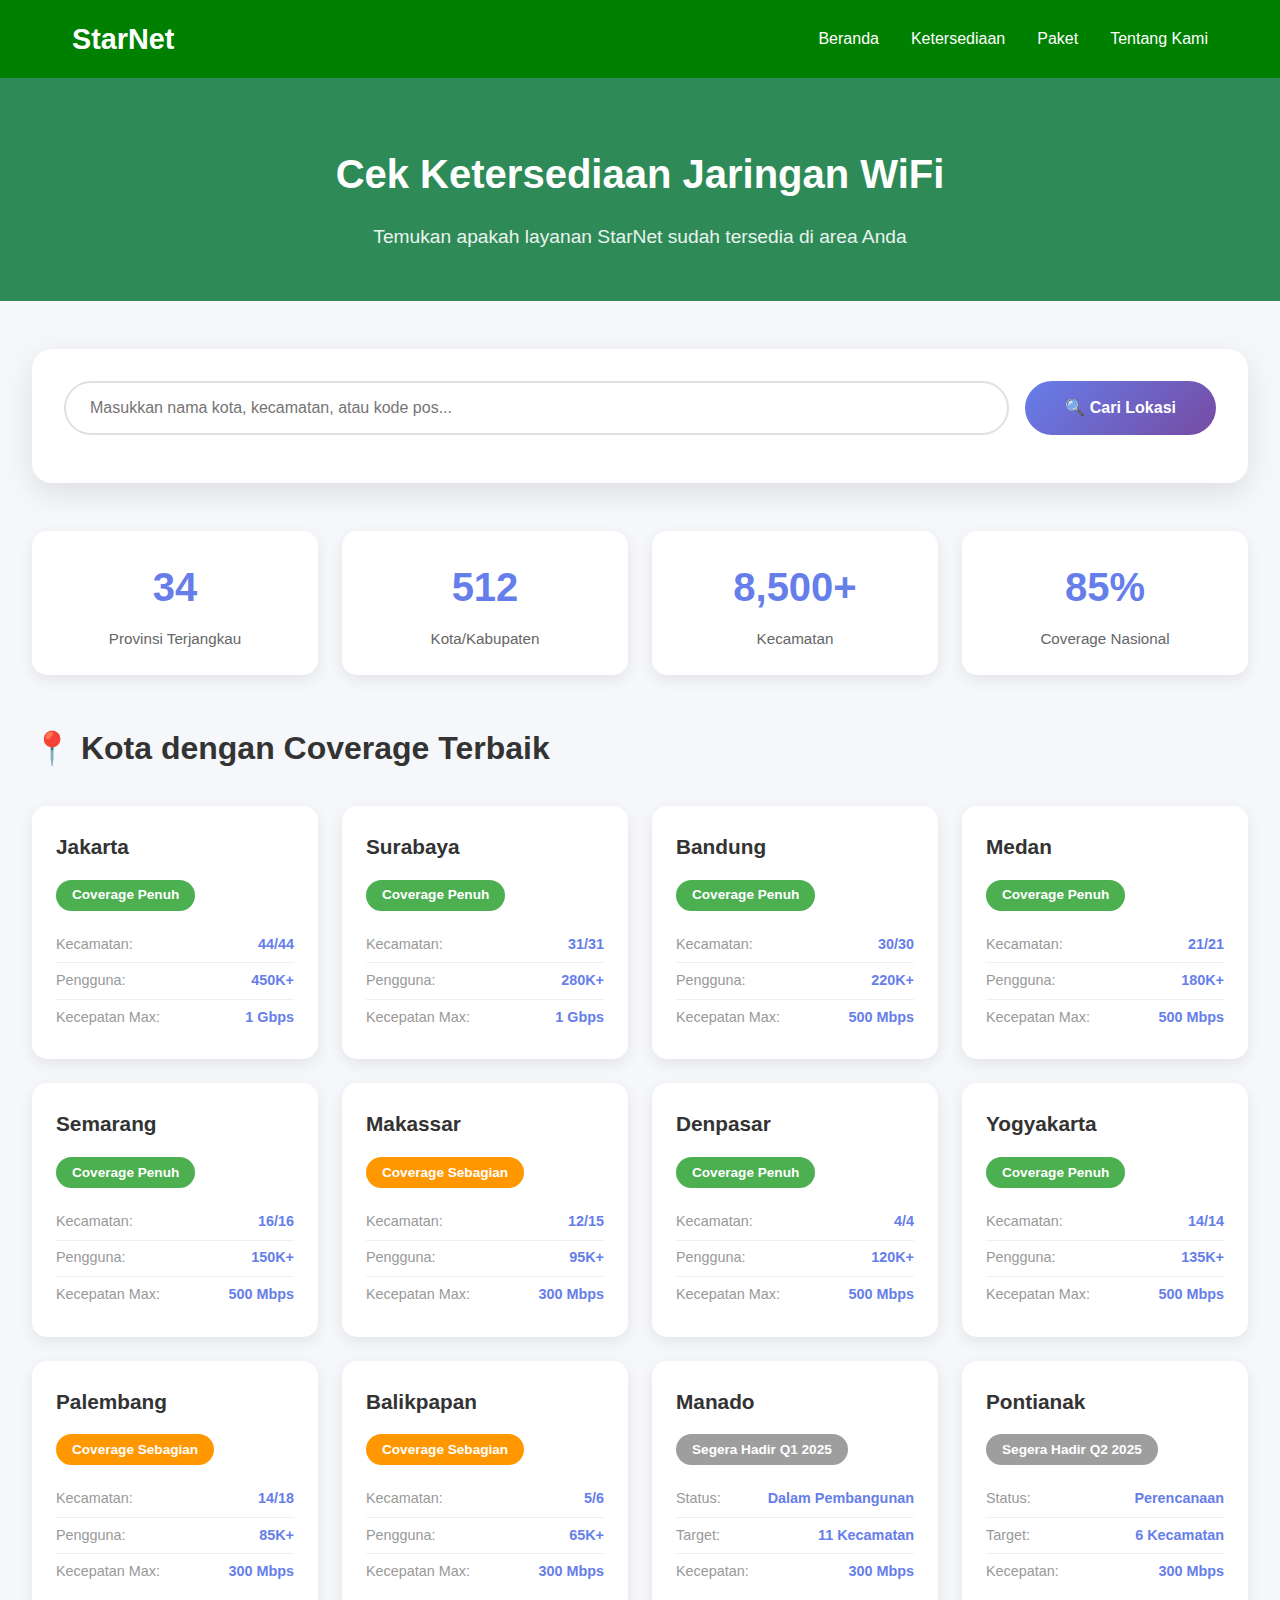
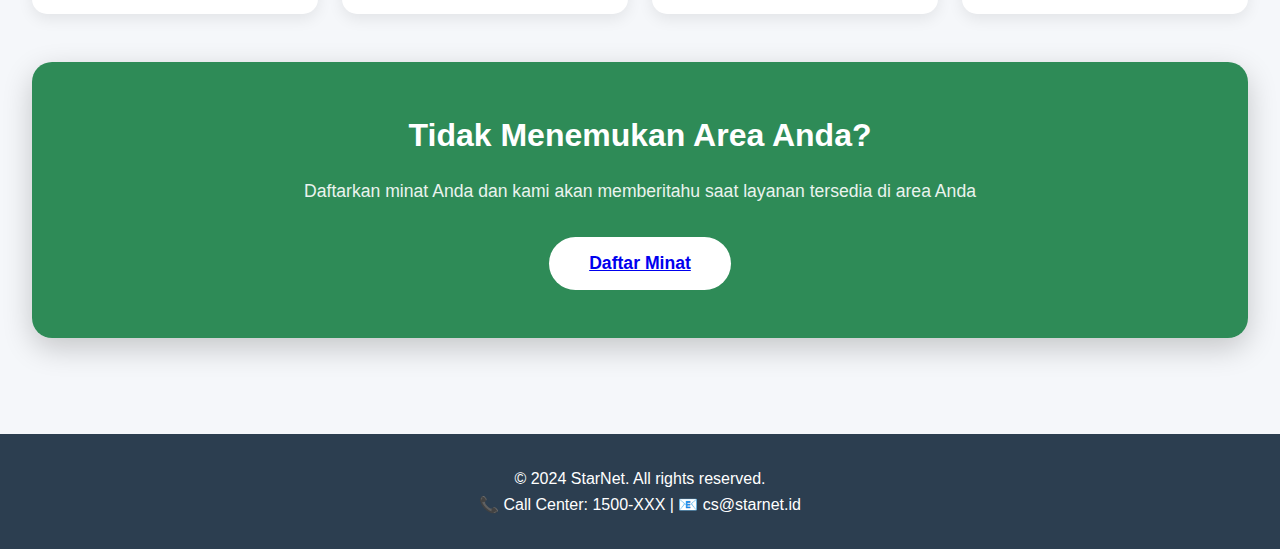
<file: ketersediaan.html>
<!DOCTYPE html>
<html lang="id">
<head>
    <meta charset="UTF-8">
    <meta name="viewport" content="width=device-width, initial-scale=1.0">
    <title>Cek Ketersediaan Jaringan - StarNet</title>
    <link rel="stylesheet" href="ketersediaan.css">
</head>
<body>
    <header>
        <nav>
            <div class="logo">StarNet</div>
            <ul class="nav-links">
                <li><a href="index.html">Beranda</a></li>
                <li><a href="ketersediaan.html">Ketersediaan</a></li>
                <li><a href="paket.html">Paket</a></li>
                <li><a href="tentangKami.html">Tentang Kami</a></li>
            </ul>
        </nav>
    </header>

    <div class="page-header">
        <h1>Cek Ketersediaan Jaringan WiFi</h1>
        <p>Temukan apakah layanan StarNet sudah tersedia di area Anda</p>
    </div>

    <div class="container">
        <div class="search-section">
            <div class="search-box">
                <input type="text" class="search-input" id="searchInput" placeholder="Masukkan nama kota, kecamatan, atau kode pos...">
                <button class="search-button" onclick="searchCoverage()">🔍 Cari Lokasi</button>
            </div>
        </div>

        <div class="stats-overview">
            <div class="stat-card">
                <div class="stat-number">34</div>
                <div class="stat-label">Provinsi Terjangkau</div>
            </div>
            <div class="stat-card">
                <div class="stat-number">512</div>
                <div class="stat-label">Kota/Kabupaten</div>
            </div>
            <div class="stat-card">
                <div class="stat-number">8,500+</div>
                <div class="stat-label">Kecamatan</div>
            </div>
            <div class="stat-card">
                <div class="stat-number">85%</div>
                <div class="stat-label">Coverage Nasional</div>
            </div>
        </div>

        <h2 style="font-size: 2rem; margin-bottom: 2rem; color: #333;">📍 Kota dengan Coverage Terbaik</h2>
        
        <div class="coverage-grid" id="coverageGrid">
            <!-- Jakarta -->
            <div class="city-card" data-coverage="full">
                <div class="city-header">
                    <div class="city-name">Jakarta</div>
                </div>
                <span class="coverage-badge badge-full">Coverage Penuh</span>
                <div class="city-details">
                    <div>
                        <span class="detail-label">Kecamatan:</span>
                        <span class="detail-value">44/44</span>
                    </div>
                    <div>
                        <span class="detail-label">Pengguna:</span>
                        <span class="detail-value">450K+</span>
                    </div>
                    <div>
                        <span class="detail-label">Kecepatan Max:</span>
                        <span class="detail-value">1 Gbps</span>
                    </div>
                </div>
            </div>

            <!-- Surabaya -->
            <div class="city-card" data-coverage="full">
                <div class="city-header">
                    <div class="city-name">Surabaya</div>
                </div>
                <span class="coverage-badge badge-full">Coverage Penuh</span>
                <div class="city-details">
                    <div>
                        <span class="detail-label">Kecamatan:</span>
                        <span class="detail-value">31/31</span>
                    </div>
                    <div>
                        <span class="detail-label">Pengguna:</span>
                        <span class="detail-value">280K+</span>
                    </div>
                    <div>
                        <span class="detail-label">Kecepatan Max:</span>
                        <span class="detail-value">1 Gbps</span>
                    </div>
                </div>
            </div>

            <!-- Bandung -->
            <div class="city-card" data-coverage="full">
                <div class="city-header">
                    <div class="city-name">Bandung</div>
                </div>
                <span class="coverage-badge badge-full">Coverage Penuh</span>
                <div class="city-details">
                    <div>
                        <span class="detail-label">Kecamatan:</span>
                        <span class="detail-value">30/30</span>
                    </div>
                    <div>
                        <span class="detail-label">Pengguna:</span>
                        <span class="detail-value">220K+</span>
                    </div>
                    <div>
                        <span class="detail-label">Kecepatan Max:</span>
                        <span class="detail-value">500 Mbps</span>
                    </div>
                </div>
            </div>

            <!-- Medan -->
            <div class="city-card" data-coverage="full">
                <div class="city-header">
                    <div class="city-name">Medan</div>
                </div>
                <span class="coverage-badge badge-full">Coverage Penuh</span>
                <div class="city-details">
                    <div>
                        <span class="detail-label">Kecamatan:</span>
                        <span class="detail-value">21/21</span>
                    </div>
                    <div>
                        <span class="detail-label">Pengguna:</span>
                        <span class="detail-value">180K+</span>
                    </div>
                    <div>
                        <span class="detail-label">Kecepatan Max:</span>
                        <span class="detail-value">500 Mbps</span>
                    </div>
                </div>
            </div>

            <!-- Semarang -->
            <div class="city-card" data-coverage="full">
                <div class="city-header">
                    <div class="city-name">Semarang</div>
                </div>
                <span class="coverage-badge badge-full">Coverage Penuh</span>
                <div class="city-details">
                    <div>
                        <span class="detail-label">Kecamatan:</span>
                        <span class="detail-value">16/16</span>
                    </div>
                    <div>
                        <span class="detail-label">Pengguna:</span>
                        <span class="detail-value">150K+</span>
                    </div>
                    <div>
                        <span class="detail-label">Kecepatan Max:</span>
                        <span class="detail-value">500 Mbps</span>
                    </div>
                </div>
            </div>

            <!-- Makassar -->
            <div class="city-card" data-coverage="partial">
                <div class="city-header">
                    <div class="city-name">Makassar</div>
                </div>
                <span class="coverage-badge badge-partial">Coverage Sebagian</span>
                <div class="city-details">
                    <div>
                        <span class="detail-label">Kecamatan:</span>
                        <span class="detail-value">12/15</span>
                    </div>
                    <div>
                        <span class="detail-label">Pengguna:</span>
                        <span class="detail-value">95K+</span>
                    </div>
                    <div>
                        <span class="detail-label">Kecepatan Max:</span>
                        <span class="detail-value">300 Mbps</span>
                    </div>
                </div>
            </div>

            <!-- Denpasar -->
            <div class="city-card" data-coverage="full">
                <div class="city-header">
                    <div class="city-name">Denpasar</div>
                </div>
                <span class="coverage-badge badge-full">Coverage Penuh</span>
                <div class="city-details">
                    <div>
                        <span class="detail-label">Kecamatan:</span>
                        <span class="detail-value">4/4</span>
                    </div>
                    <div>
                        <span class="detail-label">Pengguna:</span>
                        <span class="detail-value">120K+</span>
                    </div>
                    <div>
                        <span class="detail-label">Kecepatan Max:</span>
                        <span class="detail-value">500 Mbps</span>
                    </div>
                </div>
            </div>

            <!-- Yogyakarta -->
            <div class="city-card" data-coverage="full">
                <div class="city-header">
                    <div class="city-name">Yogyakarta</div>
                </div>
                <span class="coverage-badge badge-full">Coverage Penuh</span>
                <div class="city-details">
                    <div>
                        <span class="detail-label">Kecamatan:</span>
                        <span class="detail-value">14/14</span>
                    </div>
                    <div>
                        <span class="detail-label">Pengguna:</span>
                        <span class="detail-value">135K+</span>
                    </div>
                    <div>
                        <span class="detail-label">Kecepatan Max:</span>
                        <span class="detail-value">500 Mbps</span>
                    </div>
                </div>
            </div>

            <!-- Palembang -->
            <div class="city-card" data-coverage="partial">
                <div class="city-header">
                    <div class="city-name">Palembang</div>
                </div>
                <span class="coverage-badge badge-partial">Coverage Sebagian</span>
                <div class="city-details">
                    <div>
                        <span class="detail-label">Kecamatan:</span>
                        <span class="detail-value">14/18</span>
                    </div>
                    <div>
                        <span class="detail-label">Pengguna:</span>
                        <span class="detail-value">85K+</span>
                    </div>
                    <div>
                        <span class="detail-label">Kecepatan Max:</span>
                        <span class="detail-value">300 Mbps</span>
                    </div>
                </div>
            </div>

            <!-- Balikpapan -->
            <div class="city-card" data-coverage="partial">
                <div class="city-header">
                    <div class="city-name">Balikpapan</div>
                </div>
                <span class="coverage-badge badge-partial">Coverage Sebagian</span>
                <div class="city-details">
                    <div>
                        <span class="detail-label">Kecamatan:</span>
                        <span class="detail-value">5/6</span>
                    </div>
                    <div>
                        <span class="detail-label">Pengguna:</span>
                        <span class="detail-value">65K+</span>
                    </div>
                    <div>
                        <span class="detail-label">Kecepatan Max:</span>
                        <span class="detail-value">300 Mbps</span>
                    </div>
                </div>
            </div>

            <!-- Manado -->
            <div class="city-card" data-coverage="coming">
                <div class="city-header">
                    <div class="city-name">Manado</div>
                </div>
                <span class="coverage-badge badge-coming">Segera Hadir Q1 2025</span>
                <div class="city-details">
                    <div>
                        <span class="detail-label">Status:</span>
                        <span class="detail-value">Dalam Pembangunan</span>
                    </div>
                    <div>
                        <span class="detail-label">Target:</span>
                        <span class="detail-value">11 Kecamatan</span>
                    </div>
                    <div>
                        <span class="detail-label">Kecepatan:</span>
                        <span class="detail-value">300 Mbps</span>
                    </div>
                </div>
            </div>

            <!-- Pontianak -->
            <div class="city-card" data-coverage="coming">
                <div class="city-header">
                    <div class="city-name">Pontianak</div>
                </div>
                <span class="coverage-badge badge-coming">Segera Hadir Q2 2025</span>
                <div class="city-details">
                    <div>
                        <span class="detail-label">Status:</span>
                        <span class="detail-value">Perencanaan</span>
                    </div>
                    <div>
                        <span class="detail-label">Target:</span>
                        <span class="detail-value">6 Kecamatan</span>
                    </div>
                    <div>
                        <span class="detail-label">Kecepatan:</span>
                        <span class="detail-value">300 Mbps</span>
                    </div>
                </div>
            </div>
        </div>

        <div class="cta-section">
            <h2>Tidak Menemukan Area Anda?</h2>
            <p>Daftarkan minat Anda dan kami akan memberitahu saat layanan tersedia di area Anda</p>
            <button class="cta-button" ><a href="pendaftaran.html">Daftar Minat</a></button>
        </div>
    </div>

    <footer>
        <p>&copy; 2024 StarNet. All rights reserved.</p>
        <p>📞 Call Center: 1500-XXX | 📧 cs@starnet.id</p>
    </footer>

    <script>
        function searchCoverage() {
            const input = document.getElementById('searchInput').value.toLowerCase();
            const cards = document.querySelectorAll('.city-card');
            let found = false;

            cards.forEach(card => {
                const cityName = card.querySelector('.city-name').textContent.toLowerCase();
                if (cityName.includes(input)) {
                    card.style.display = 'block';
                    card.style.animation = 'highlight 0.5s';
                    found = true;
                } else {
                    card.style.display = input ? 'none' : 'block';
                }
            });

            if (!found && input) {
                alert('Area tidak ditemukan. Coba kata kunci lain atau daftarkan minat Anda untuk area tersebut.');
            }
        }

        function showInterestForm() {
            const location = prompt('Masukkan nama kota/area Anda:');
            if (location) {
                alert(`Terima kasih! Kami akan menghubungi Anda saat StarNet tersedia di ${location}.`);
            }
        }

        document.getElementById('searchInput').addEventListener('keypress', function(e) {
            if (e.key === 'Enter') {
                searchCoverage();
            }
        });

        const style = document.createElement('style');
        style.textContent = `
            @keyframes highlight {
                0%, 100% { transform: scale(1); }
                50% { transform: scale(1.05); box-shadow: 0 15px 35px rgba(102, 126, 234, 0.3); }
            }
        `;
        document.head.appendChild(style);
    </script>
</body>
</html>
</file>
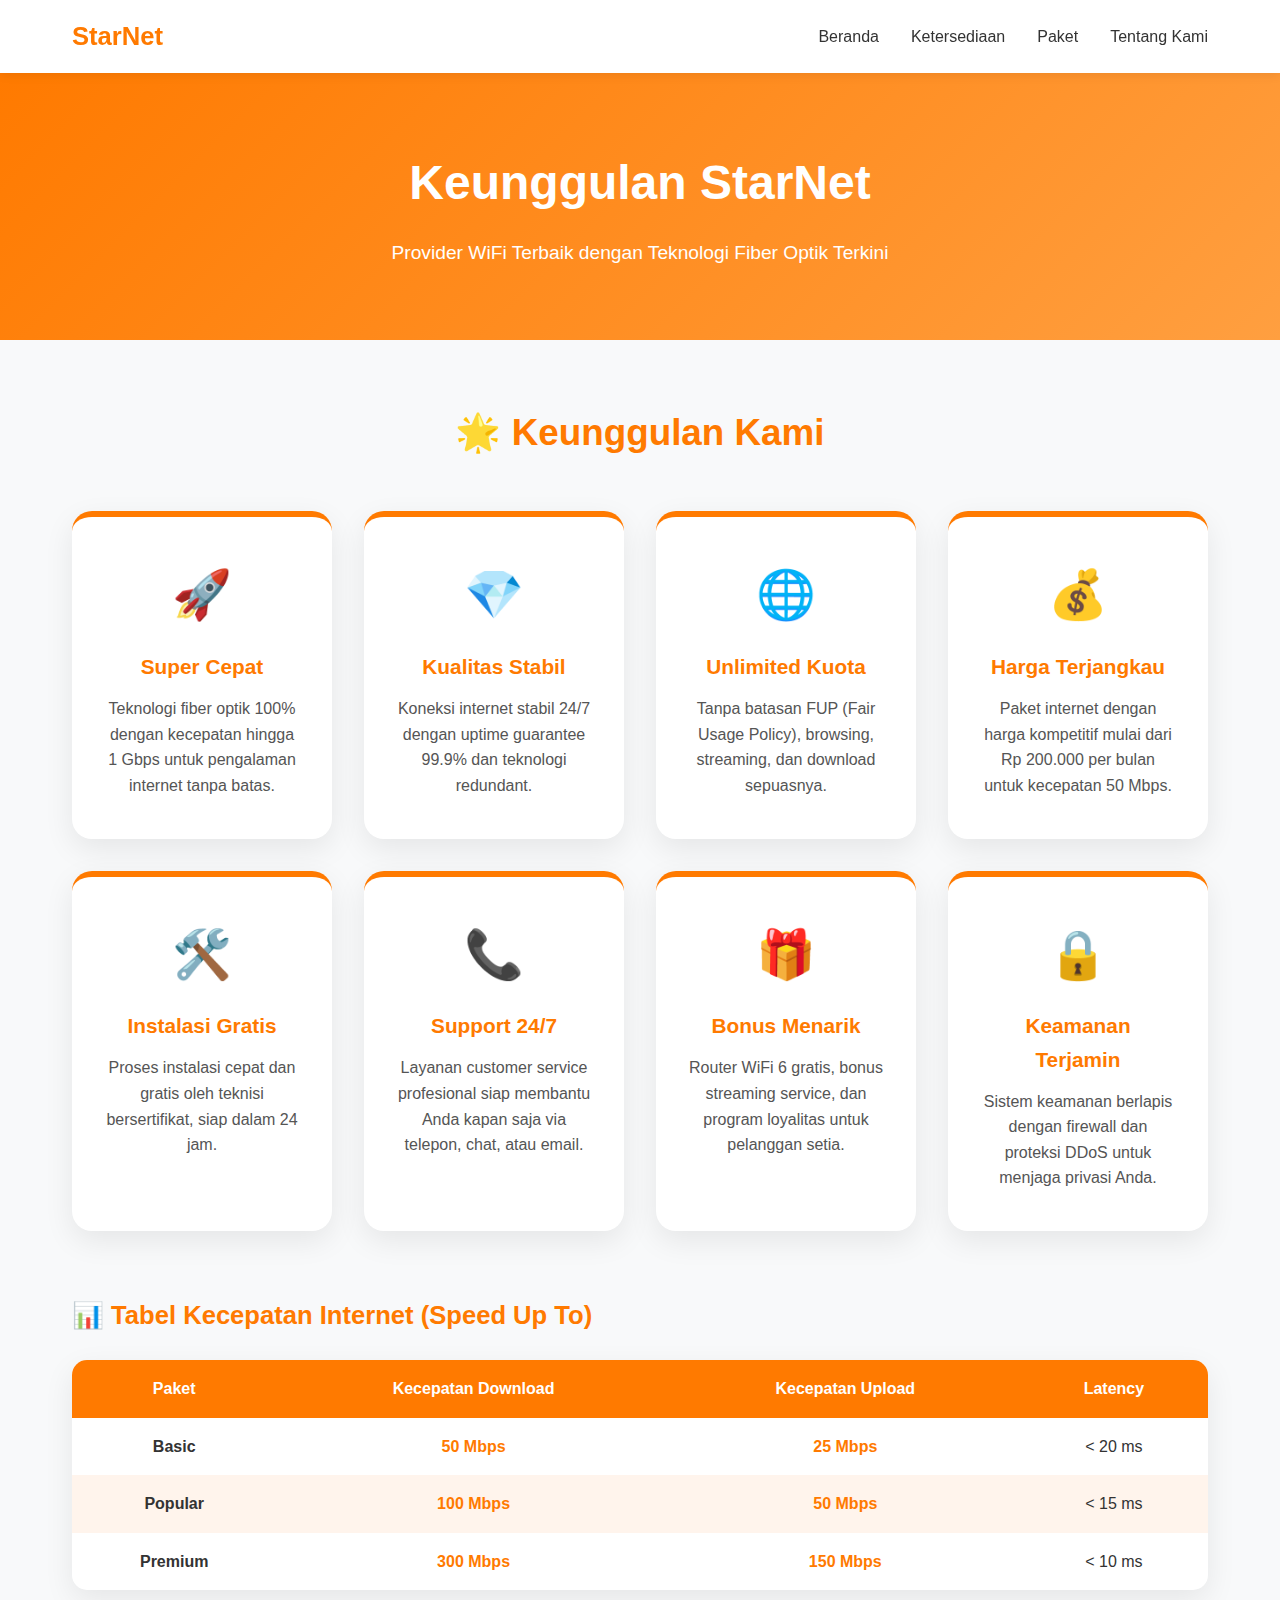
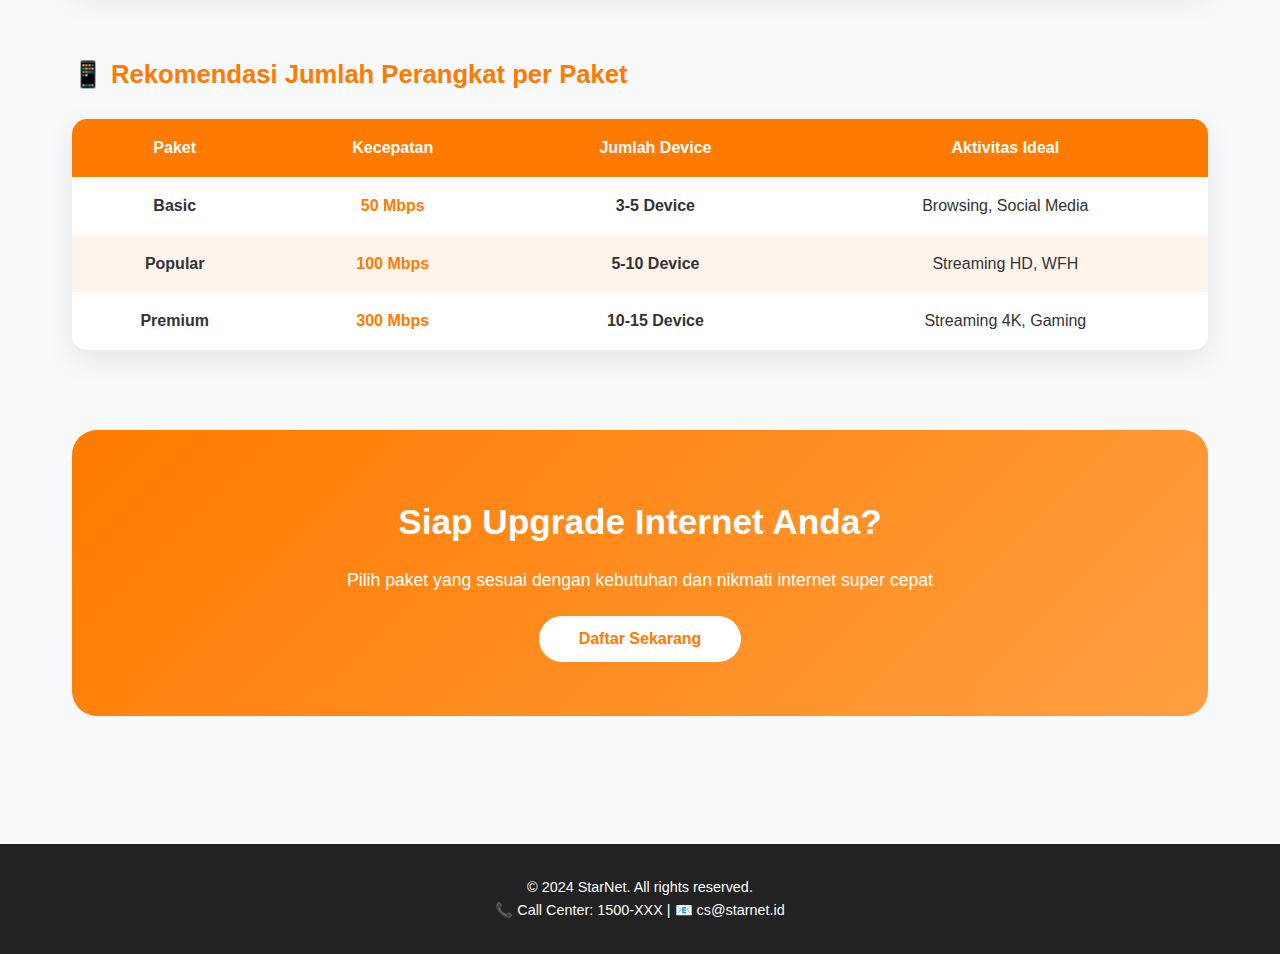
<file: keunggulan.html>
<!DOCTYPE html>
<html lang="id">
<head>
    <meta charset="UTF-8">
    <meta name="viewport" content="width=device-width, initial-scale=1.0">
    <title>Keunggulan StarNet - Provider WiFi Terbaik</title>
</head>
<style>
* {
    margin: 0;
    padding: 0;
    box-sizing: border-box;
    font-family: 'Segoe UI', sans-serif;
}

body {
    background: #f8f9fa;
    color: #333;
    line-height: 1.6;
}

header {
    background: #fff;
    box-shadow: 0 2px 10px rgba(0,0,0,0.08);
    position: sticky;
    top: 0;
    z-index: 100;
}

nav {
    max-width: 1200px;
    margin: auto;
    padding: 1rem 2rem;
    display: flex;
    justify-content: space-between;
    align-items: center;
}

.logo {
    font-size: 1.6rem;
    font-weight: bold;
    color: #ff7a00;
}

.nav-links {
    list-style: none;
    display: flex;
    gap: 2rem;
}

.nav-links a {
    text-decoration: none;
    color: #333;
    font-weight: 500;
    transition: 0.3s;
}

.nav-links a:hover {
    color: #ff7a00;
}

.back-button {
    display: inline-block;
    margin: 1.5rem 2rem;
    text-decoration: none;
    color: #ff7a00;
    font-weight: bold;
}

.hero {
    background: linear-gradient(135deg, #ff7a00, #ff9f40);
    color: white;
    text-align: center;
    padding: 4.5rem 2rem;
}

.hero h1 {
    font-size: 3rem;
    margin-bottom: 1rem;
}

.hero p {
    font-size: 1.2rem;
}

.container {
    max-width: 1200px;
    margin: auto;
    padding: 4rem 2rem;
}

.section-title {
    text-align: center;
    font-size: 2.3rem;
    margin-bottom: 3rem;
    color: #ff7a00;
}

.advantages-grid {
    display: grid;
    grid-template-columns: repeat(auto-fit, minmax(260px, 1fr));
    gap: 2rem;
}

.advantage-card {
    background: white;
    padding: 2.5rem 2rem;
    border-radius: 20px;
    box-shadow: 0 10px 30px rgba(0,0,0,0.08);
    text-align: center;
    transition: 0.3s;
    border-top: 6px solid #ff7a00;
}

.advantage-card:hover {
    transform: translateY(-8px);
}

.advantage-icon {
    font-size: 3rem;
    margin-bottom: 1rem;
}

.advantage-title {
    font-size: 1.3rem;
    font-weight: bold;
    color: #ff7a00;
    margin-bottom: 0.8rem;
}

.advantage-text {
    color: #555;
    font-size: 1rem;
}

.table-section {
    margin-top: 4rem;
}

.table-title {
    font-size: 1.6rem;
    margin-bottom: 1.5rem;
    color: #ff7a00;
}

table {
    width: 100%;
    border-collapse: collapse;
    background: white;
    border-radius: 15px;
    overflow: hidden;
    box-shadow: 0 10px 30px rgba(0,0,0,0.08);
}

thead {
    background: #ff7a00;
    color: white;
}

th, td {
    padding: 1rem;
    text-align: center;
}

tbody tr:nth-child(even) {
    background: #fff4ec;
}

.speed-value {
    font-weight: bold;
    color: #ff7a00;
}

.device-value {
    font-weight: bold;
}

.cta-section {
    margin-top: 5rem;
    background: linear-gradient(135deg, #ff7a00, #ff9f40);
    color: white;
    text-align: center;
    padding: 4rem 2rem;
    border-radius: 25px;
}

.cta-section h2 {
    font-size: 2.2rem;
    margin-bottom: 1rem;
}

.cta-section p {
    font-size: 1.1rem;
    margin-bottom: 2rem;
}

.btn-cta {
    background: white;
    color: #ff7a00;
    padding: 0.9rem 2.5rem;
    border-radius: 30px;
    text-decoration: none;
    font-weight: bold;
    transition: 0.3s;
}

.btn-cta:hover {
    box-shadow: 0 8px 20px rgba(0,0,0,0.25);
    transform: translateY(-3px);
}

footer {
    margin-top: 4rem;
    background: #222;
    color: white;
    text-align: center;
    padding: 2rem;
    font-size: 0.9rem;
}

@media (max-width: 768px) {
    nav {
        flex-direction: column;
        gap: 1rem;
        text-align: center;
    }

    .nav-links {
        flex-wrap: wrap;
        justify-content: center;
        gap: 1rem;
    }

    .hero {
        padding: 3.5rem 1.5rem;
    }

    .hero h1 {
        font-size: 2.2rem;
    }

    .hero p {
        font-size: 1rem;
    }

    .container {
        padding: 3rem 1.5rem;
    }

    .section-title {
        font-size: 1.9rem;
        margin-bottom: 2.5rem;
    }

    .advantages-grid {
        grid-template-columns: 1fr;
    }

    .advantage-card {
        padding: 2rem 1.5rem;
    }

    .advantage-icon {
        font-size: 2.5rem;
    }

    table {
        font-size: 0.9rem;
    }

    th, td {
        padding: 0.7rem;
    }

    .table-section {
        overflow-x: auto;
    }

    .cta-section {
        padding: 3rem 1.5rem;
    }

    .cta-section h2 {
        font-size: 1.8rem;
    }

    .cta-section p {
        font-size: 1rem;
    }

    .btn-cta {
        display: inline-block;
        width: 100%;
        max-width: 280px;
    }
}

@media (max-width: 480px) {

    .hero h1 {
        font-size: 1.9rem;
    }

    .section-title {
        font-size: 1.6rem;
    }

    .table-title {
        font-size: 1.3rem;
        text-align: center;
    }

    table {
        min-width: 600px;
    }

    footer {
        font-size: 0.8rem;
        padding: 1.5rem 1rem;
    }
}

</style>
<body>
    <header>
        <nav>
            <div class="logo">StarNet</div>
            <ul class="nav-links">
                <li><a href="index.html">Beranda</a></li>
                <li><a href="ketersediaan.html">Ketersediaan</a></li>
                <li><a href="paket.html">Paket</a></li>
                <li><a href="tentangKami.html">Tentang Kami</a></li>
            </ul>
        </nav>
    </header>

    <div class="hero">
        <h1>Keunggulan StarNet</h1>
        <p>Provider WiFi Terbaik dengan Teknologi Fiber Optik Terkini</p>
    </div>

    <div class="container">
        <!-- Keunggulan Provider -->
        <h2 class="section-title">🌟 Keunggulan Kami</h2>
        <div class="advantages-grid">
            <div class="advantage-card">
                <div class="advantage-icon">🚀</div>
                <div class="advantage-title">Super Cepat</div>
                <div class="advantage-text">
                    Teknologi fiber optik 100% dengan kecepatan hingga 1 Gbps untuk pengalaman internet tanpa batas.
                </div>
            </div>

            <div class="advantage-card">
                <div class="advantage-icon">💎</div>
                <div class="advantage-title">Kualitas Stabil</div>
                <div class="advantage-text">
                    Koneksi internet stabil 24/7 dengan uptime guarantee 99.9% dan teknologi redundant.
                </div>
            </div>

            <div class="advantage-card">
                <div class="advantage-icon">🌐</div>
                <div class="advantage-title">Unlimited Kuota</div>
                <div class="advantage-text">
                    Tanpa batasan FUP (Fair Usage Policy), browsing, streaming, dan download sepuasnya.
                </div>
            </div>

            <div class="advantage-card">
                <div class="advantage-icon">💰</div>
                <div class="advantage-title">Harga Terjangkau</div>
                <div class="advantage-text">
                    Paket internet dengan harga kompetitif mulai dari Rp 200.000 per bulan untuk kecepatan 50 Mbps.
                </div>
            </div>

            <div class="advantage-card">
                <div class="advantage-icon">🛠️</div>
                <div class="advantage-title">Instalasi Gratis</div>
                <div class="advantage-text">
                    Proses instalasi cepat dan gratis oleh teknisi bersertifikat, siap dalam 24 jam.
                </div>
            </div>

            <div class="advantage-card">
                <div class="advantage-icon">📞</div>
                <div class="advantage-title">Support 24/7</div>
                <div class="advantage-text">
                    Layanan customer service profesional siap membantu Anda kapan saja via telepon, chat, atau email.
                </div>
            </div>

            <div class="advantage-card">
                <div class="advantage-icon">🎁</div>
                <div class="advantage-title">Bonus Menarik</div>
                <div class="advantage-text">
                    Router WiFi 6 gratis, bonus streaming service, dan program loyalitas untuk pelanggan setia.
                </div>
            </div>

            <div class="advantage-card">
                <div class="advantage-icon">🔒</div>
                <div class="advantage-title">Keamanan Terjamin</div>
                <div class="advantage-text">
                    Sistem keamanan berlapis dengan firewall dan proteksi DDoS untuk menjaga privasi Anda.
                </div>
            </div>
        </div>

        <!-- Tabel Kecepatan -->
        <div class="table-section">
            <h3 class="table-title">📊 Tabel Kecepatan Internet (Speed Up To)</h3>
            <table>
                <thead>
                    <tr>
                        <th>Paket</th>
                        <th>Kecepatan Download</th>
                        <th>Kecepatan Upload</th>
                        <th>Latency</th>
                    </tr>
                </thead>
                <tbody>
                    <tr>
                        <td><strong>Basic</strong></td>
                        <td class="speed-value">50 Mbps</td>
                        <td class="speed-value">25 Mbps</td>
                        <td>< 20 ms</td>
                    </tr>
                    <tr>
                        <td><strong>Popular</strong></td>
                        <td class="speed-value">100 Mbps</td>
                        <td class="speed-value">50 Mbps</td>
                        <td>< 15 ms</td>
                    </tr>
                    <tr>
                        <td><strong>Premium</strong></td>
                        <td class="speed-value">300 Mbps</td>
                        <td class="speed-value">150 Mbps</td>
                        <td>< 10 ms</td>
                    </tr>
                </tbody>
            </table>
        </div>

        <!-- Tabel Jumlah Device -->
        <div class="table-section">
            <h3 class="table-title">📱 Rekomendasi Jumlah Perangkat per Paket</h3>
            <table>
                <thead>
                    <tr>
                        <th>Paket</th>
                        <th>Kecepatan</th>
                        <th>Jumlah Device</th>
                        <th>Aktivitas Ideal</th>
                    </tr>
                </thead>
                <tbody>
                    <tr>
                        <td><strong>Basic</strong></td>
                        <td class="speed-value">50 Mbps</td>
                        <td class="device-value">3-5 Device</td>
                        <td>Browsing, Social Media</td>
                    </tr>
                    <tr>
                        <td><strong>Popular</strong></td>
                        <td class="speed-value">100 Mbps</td>
                        <td class="device-value">5-10 Device</td>
                        <td>Streaming HD, WFH</td>
                    </tr>
                    <tr>
                        <td><strong>Premium</strong></td>
                        <td class="speed-value">300 Mbps</td>
                        <td class="device-value">10-15 Device</td>
                        <td>Streaming 4K, Gaming</td>
                    </tr>
                </tbody>
            </table>
        </div>

        <!-- CTA -->
        <div class="cta-section">
            <h2>Siap Upgrade Internet Anda?</h2>
            <p>Pilih paket yang sesuai dengan kebutuhan dan nikmati internet super cepat</p>
            <a href="pendaftaran.html" class="btn-cta">Daftar Sekarang</a>
        </div>
    </div>

    <footer>
        <p>&copy; 2024 StarNet. All rights reserved.</p>
        <p>📞 Call Center: 1500-XXX | 📧 cs@starnet.id</p>
    </footer>
</body>
</html>
</file>
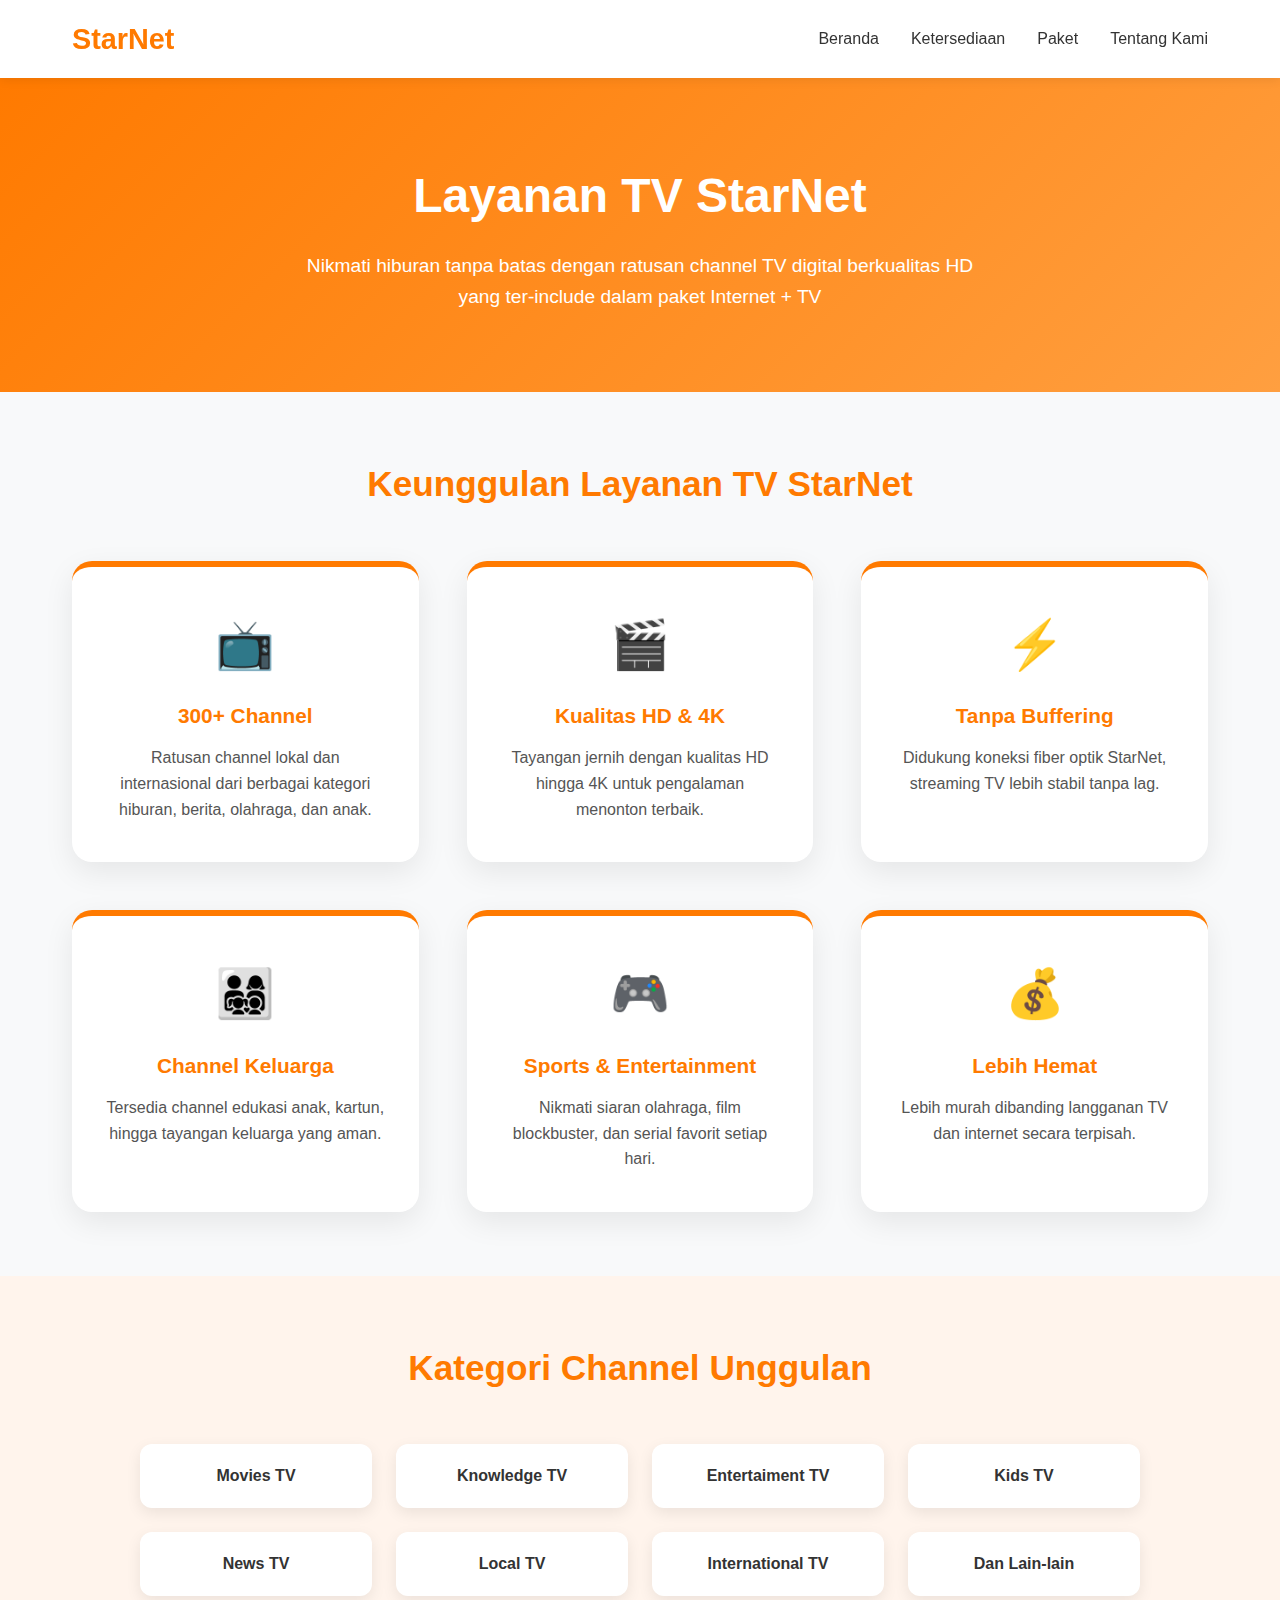
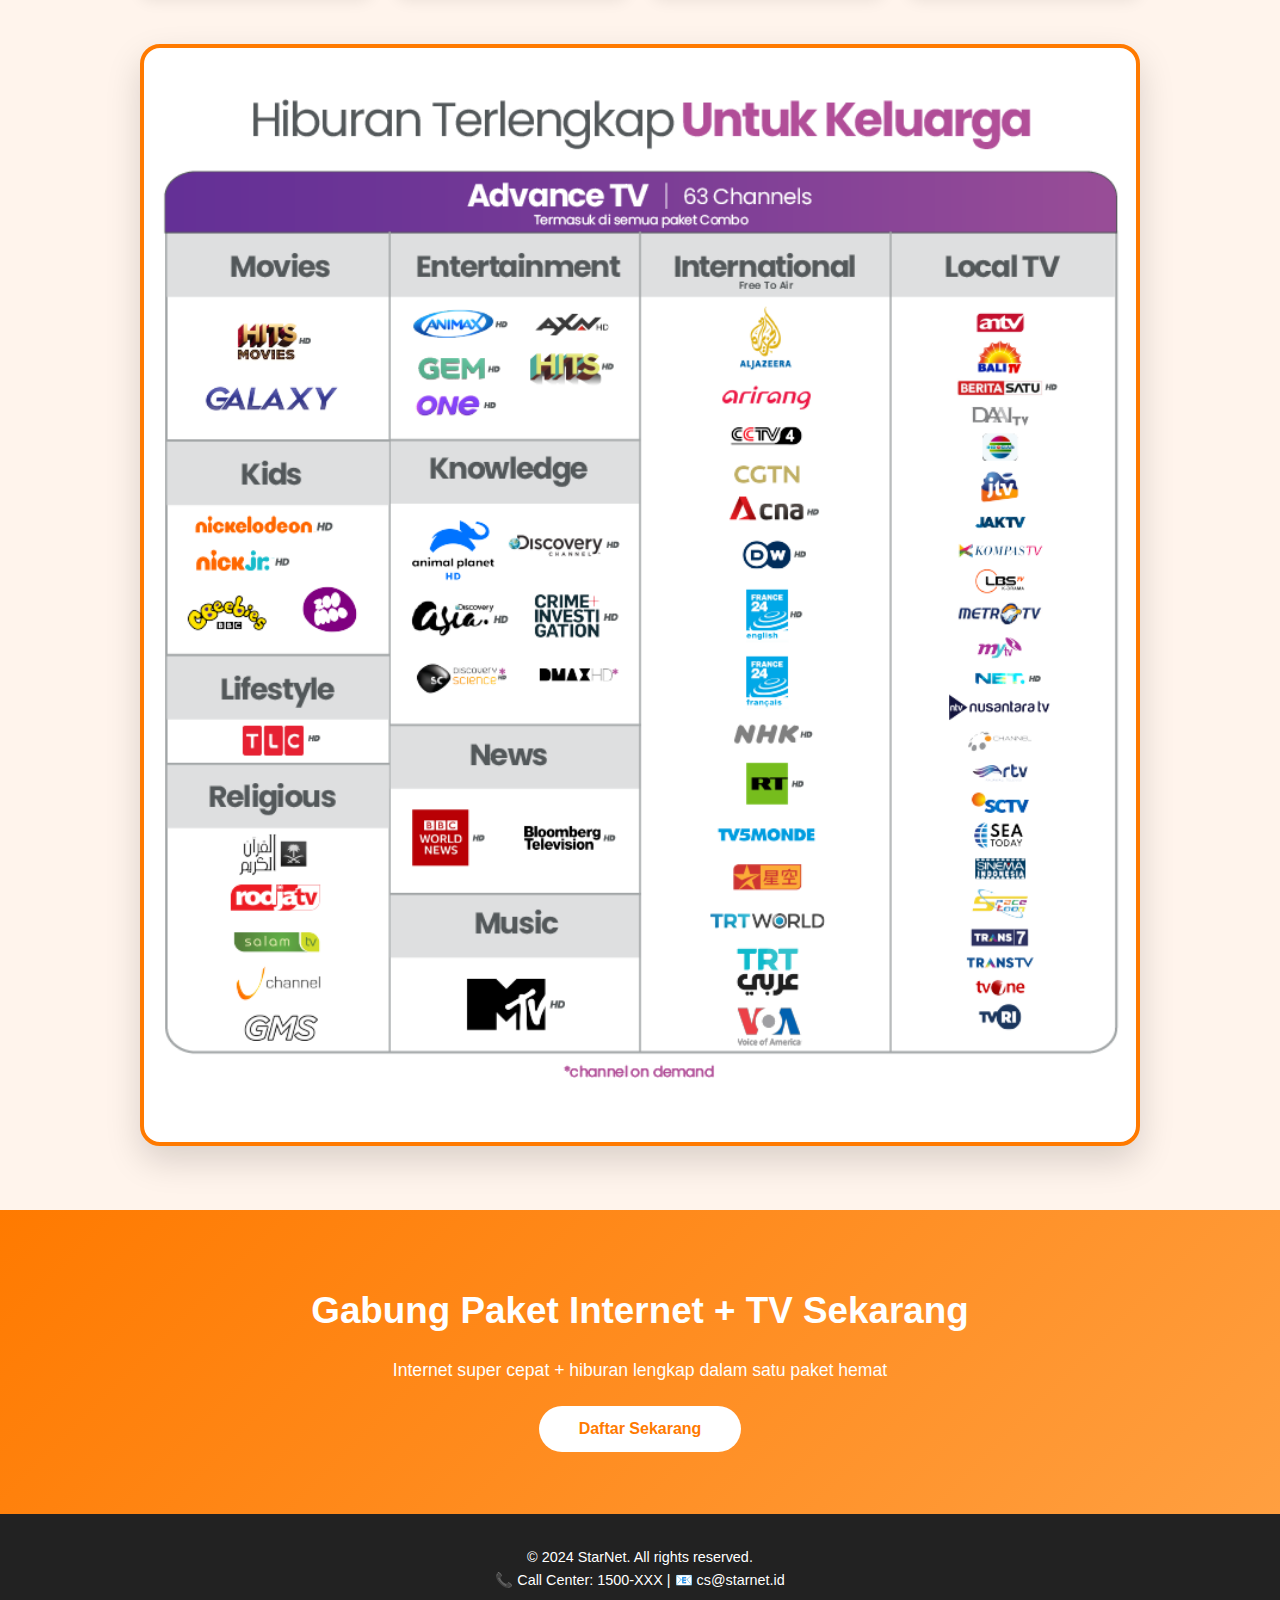
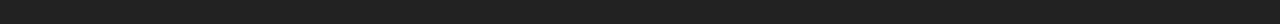
<file: layanantv.html>
<!DOCTYPE html>
<html lang="id">
<head>
    <meta charset="UTF-8">
    <meta name="viewport" content="width=device-width, initial-scale=1.0">
    <title>Layanan TV StarNet - Internet + TV</title>

    <style>
        * {
            margin: 0;
            padding: 0;
            box-sizing: border-box;
            font-family: 'Segoe UI', sans-serif;
        }

        body {
            background: #f8f9fa;
            color: #333;
            line-height: 1.6;
        }

        header {
            background: #fff;
            box-shadow: 0 2px 10px rgba(0,0,0,0.08);
            position: sticky;
            top: 0;
            z-index: 100;
        }

        nav {
            max-width: 1200px;
            margin: auto;
            padding: 1rem 2rem;
            display: flex;
            justify-content: space-between;
            align-items: center;
        }

        .logo {
            font-size: 1.8rem;
            font-weight: bold;
            color: #ff7a00;
        }

        .nav-links {
            list-style: none;
            display: flex;
            gap: 2rem;
        }

        .nav-links a {
            text-decoration: none;
            color: #333;
            font-weight: 500;
        }

        .nav-links a:hover {
            color: #ff7a00;
        }

        .hero {
            background: linear-gradient(135deg, #ff7a00, #ff9f40);
            color: white;
            text-align: center;
            padding: 5rem 2rem;
        }

        .hero h1 {
            font-size: 3rem;
            margin-bottom: 1rem;
        }

        .hero p {
            font-size: 1.2rem;
            max-width: 700px;
            margin: auto;
        }

        .container {
            max-width: 1200px;
            margin: auto;
            padding: 4rem 2rem;
        }

        .section-title {
            text-align: center;
            font-size: 2.2rem;
            margin-bottom: 3rem;
            color: #ff7a00;
        }

        .tv-grid {
            display: grid;
            grid-template-columns: repeat(auto-fit, minmax(260px, 1fr));
            gap: 3rem;
        }

        .tv-card {
            background: white;
            padding: 2.5rem 2rem;
            border-radius: 20px;
            box-shadow: 0 10px 30px rgba(0,0,0,0.08);
            text-align: center;
            transition: 0.3s;
            border-top: 6px solid #ff7a00;
        }

        .tv-card:hover {
            transform: translateY(-8px);
        }

        .tv-icon {
            font-size: 3rem;
            margin-bottom: 1rem;
        }

        .tv-title {
            font-size: 1.3rem;
            font-weight: bold;
            color: #ff7a00;
            margin-bottom: 0.8rem;
        }

        .tv-text {
            color: #555;
            font-size: 1rem;
        }

        .channels {
            background: #fff4ec;
            padding: 4rem 2rem;
        }

        .channel-grid {
            max-width: 1000px;
            margin: auto;
            display: grid;
            grid-template-columns: repeat(auto-fit, minmax(200px, 1fr));
            gap: 1.5rem;
            text-align: center;
        }

        .channel-item {
            background: white;
            padding: 1.2rem;
            border-radius: 12px;
            font-weight: bold;
            box-shadow: 0 5px 15px rgba(0,0,0,0.08);
        }

        .channels img {
            display: block;
            max-width: 1000px;
            width: 100%;
            margin: 3rem auto 0;
            border-radius: 20px;
            box-shadow: 0 15px 35px rgba(0,0,0,0.15);
            border: 4px solid #ff7a00;
            background: white;
            padding: 0.5rem;
        }

        .channels img:hover {
            transform: scale(1.02);
            transition: 0.3s ease;
        }

        .cta {
            background: linear-gradient(135deg, #ff7a00, #ff9f40);
            color: white;
            text-align: center;
            padding: 4.5rem 2rem;
        }

        .cta h2 {
            font-size: 2.3rem;
            margin-bottom: 1rem;
        }

        .cta p {
            font-size: 1.1rem;
            margin-bottom: 2rem;
        }

        .cta a {
            background: white;
            color: #ff7a00;
            padding: 0.9rem 2.5rem;
            border-radius: 30px;
            text-decoration: none;
            font-weight: bold;
            transition: 0.3s;
        }

        .cta a:hover {
            box-shadow: 0 8px 20px rgba(0,0,0,0.25);
            transform: translateY(-3px);
        }

        footer {
            background: #222;
            color: white;
            text-align: center;
            padding: 2rem;
            font-size: 0.9rem;
        }

@media (max-width: 768px) {

    nav {
        flex-direction: column;
        gap: 1rem;
        text-align: center;
    }

    .nav-links {
        flex-wrap: wrap;
        justify-content: center;
        gap: 1rem;
    }

    .hero {
        padding: 3.5rem 1.5rem;
    }

    .hero h1 {
        font-size: 2.2rem;
    }

    .hero p {
        font-size: 1rem;
    }

    .container {
        padding: 3rem 1.5rem;
    }

    .section-title {
        font-size: 1.8rem;
        margin-bottom: 2.5rem;
    }

    .tv-grid {
        grid-template-columns: 1fr;
        gap: 2rem;
    }

    .tv-card {
        padding: 2rem 1.5rem;
    }

    .tv-icon {
        font-size: 2.5rem;
    }

    .channels {
        padding: 3rem 1.5rem;
    }

    .channel-grid {
        grid-template-columns: repeat(2, 1fr);
        gap: 1rem;
    }

    .channel-item {
        font-size: 0.95rem;
        padding: 1rem;
    }

    .channels img {
        margin-top: 2rem;
        border-radius: 15px;
    }

    .cta {
        padding: 3.5rem 1.5rem;
    }

    .cta h2 {
        font-size: 1.9rem;
    }

    .cta p {
        font-size: 1rem;
    }

    .cta a {
        display: inline-block;
        width: 100%;
        max-width: 280px;
    }
}

@media (max-width: 480px) {

    .hero h1 {
        font-size: 1.9rem;
    }

    .section-title {
        font-size: 1.6rem;
    }

    .channel-grid {
        grid-template-columns: 1fr;
    }

    footer {
        font-size: 0.8rem;
        padding: 1.5rem 1rem;
    }
}

    </style>
</head>

<body>

<header>
    <nav>
        <div class="logo">StarNet</div>
        <ul class="nav-links">
            <li><a href="index.html">Beranda</a></li>
            <li><a href="ketersediaan.html">Ketersediaan</a></li>
            <li><a href="paket.html">Paket</a></li>
            <li><a href="tentangKami.html">Tentang Kami</a></li>
        </ul>
    </nav>
</header>

<section class="hero">
    <h1>Layanan TV StarNet</h1>
    <p>Nikmati hiburan tanpa batas dengan ratusan channel TV digital berkualitas HD yang ter-include dalam paket Internet + TV</p>
</section>

<section class="container">
    <h2 class="section-title">Keunggulan Layanan TV StarNet</h2>

    <div class="tv-grid">
        <div class="tv-card">
            <div class="tv-icon">📺</div>
            <div class="tv-title">300+ Channel</div>
            <p class="tv-text">Ratusan channel lokal dan internasional dari berbagai kategori hiburan, berita, olahraga, dan anak.</p>
        </div>

        <div class="tv-card">
            <div class="tv-icon">🎬</div>
            <div class="tv-title">Kualitas HD & 4K</div>
            <p class="tv-text">Tayangan jernih dengan kualitas HD hingga 4K untuk pengalaman menonton terbaik.</p>
        </div>

        <div class="tv-card">
            <div class="tv-icon">⚡</div>
            <div class="tv-title">Tanpa Buffering</div>
            <p class="tv-text">Didukung koneksi fiber optik StarNet, streaming TV lebih stabil tanpa lag.</p>
        </div>

        <div class="tv-card">
            <div class="tv-icon">👨‍👩‍👧‍👦</div>
            <div class="tv-title">Channel Keluarga</div>
            <p class="tv-text">Tersedia channel edukasi anak, kartun, hingga tayangan keluarga yang aman.</p>
        </div>

        <div class="tv-card">
            <div class="tv-icon">🎮</div>
            <div class="tv-title">Sports & Entertainment</div>
            <p class="tv-text">Nikmati siaran olahraga, film blockbuster, dan serial favorit setiap hari.</p>
        </div>

        <div class="tv-card">
            <div class="tv-icon">💰</div>
            <div class="tv-title">Lebih Hemat</div>
            <p class="tv-text">Lebih murah dibanding langganan TV dan internet secara terpisah.</p>
        </div>
    </div>
</section>

<section class="channels">
    <h2 class="section-title">Kategori Channel Unggulan</h2>
    <div class="channel-grid">
        <div class="channel-item">Movies TV</div>
        <div class="channel-item">Knowledge TV</div>
        <div class="channel-item">Entertaiment TV</div>
        <div class="channel-item">Kids TV</div>
        <div class="channel-item">News TV</div>
        <div class="channel-item">Local TV</div>
        <div class="channel-item">International TV</div>
        <div class="channel-item">Dan Lain-lain</div>
    </div>
    <img src="channeltv.png" alt="List Channel TV">
</section>

<section class="cta">
    <h2>Gabung Paket Internet + TV Sekarang</h2>
    <p>Internet super cepat + hiburan lengkap dalam satu paket hemat</p>
    <a href="pendaftaran.html">Daftar Sekarang</a>
</section>

<footer>
    <p>&copy; 2024 StarNet. All rights reserved.</p>
    <p>📞 Call Center: 1500-XXX | 📧 cs@starnet.id</p>
</footer>

</body>
</html>
</file>
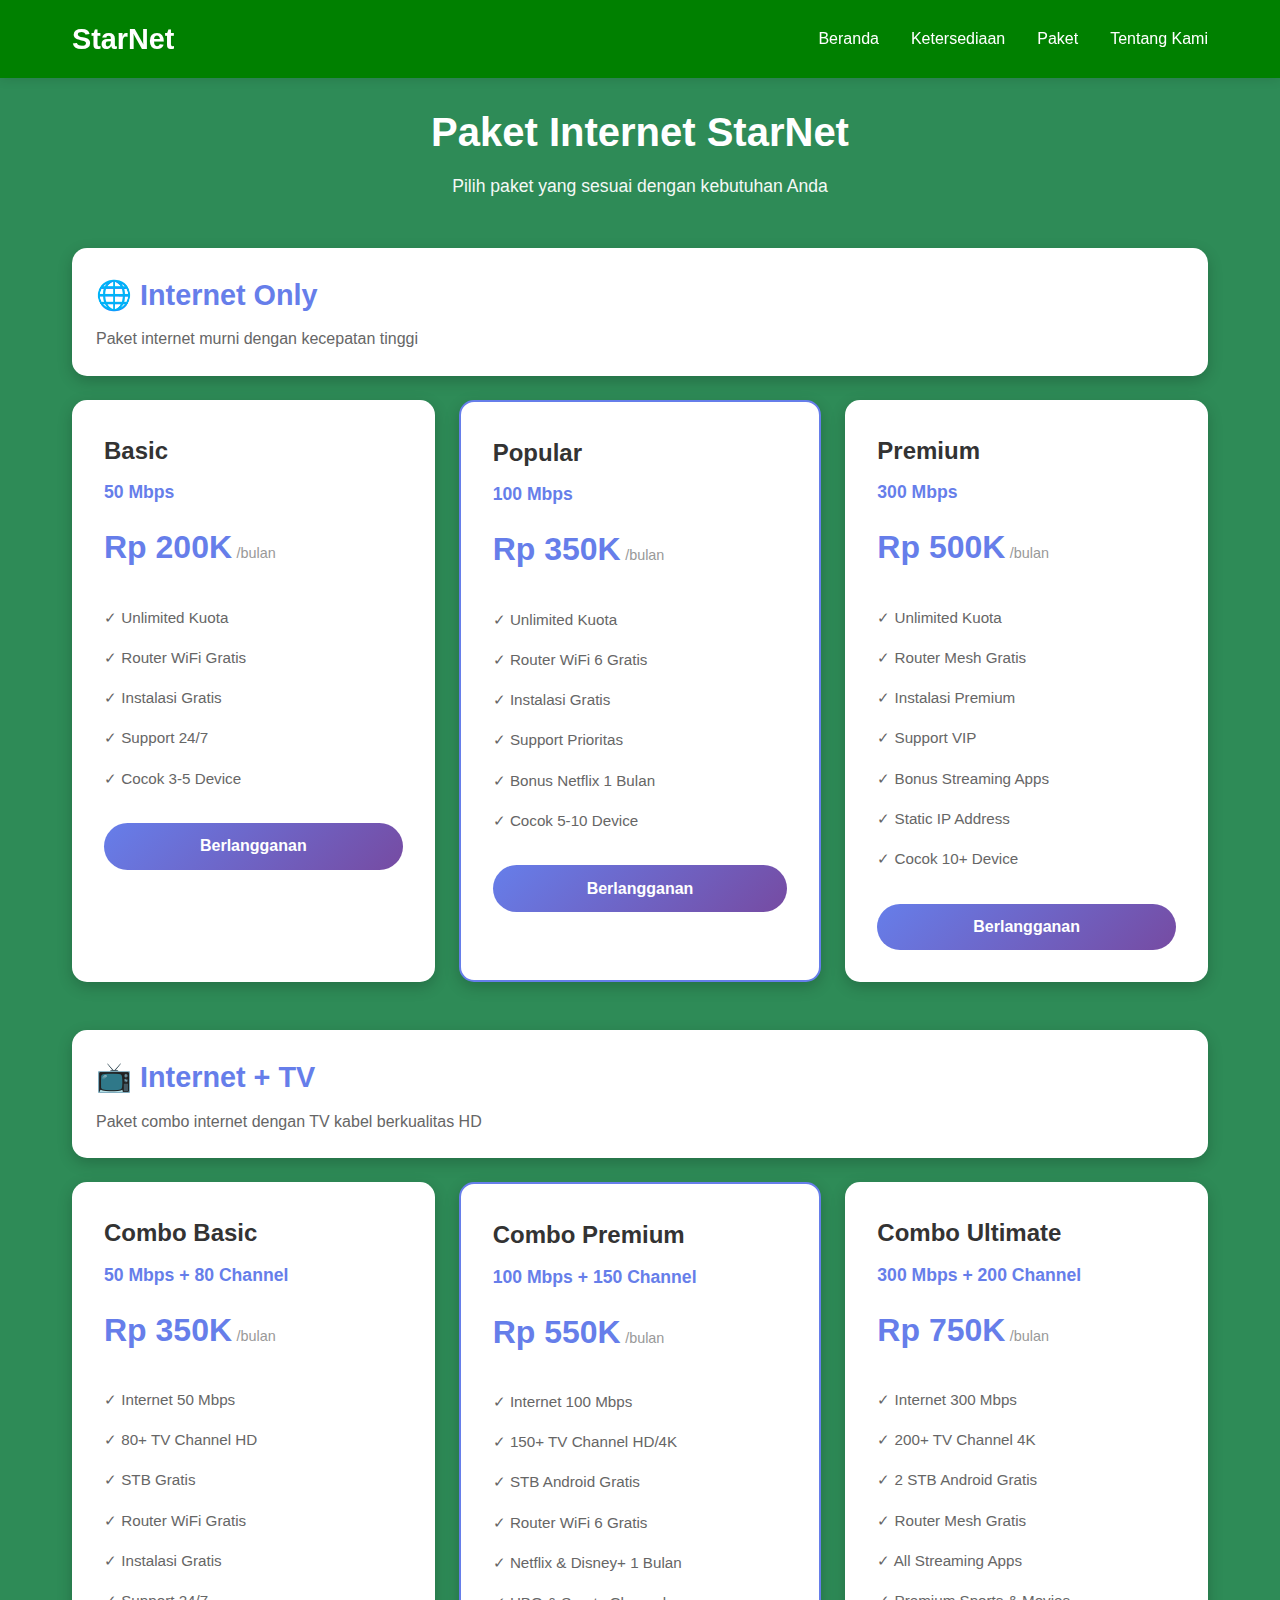
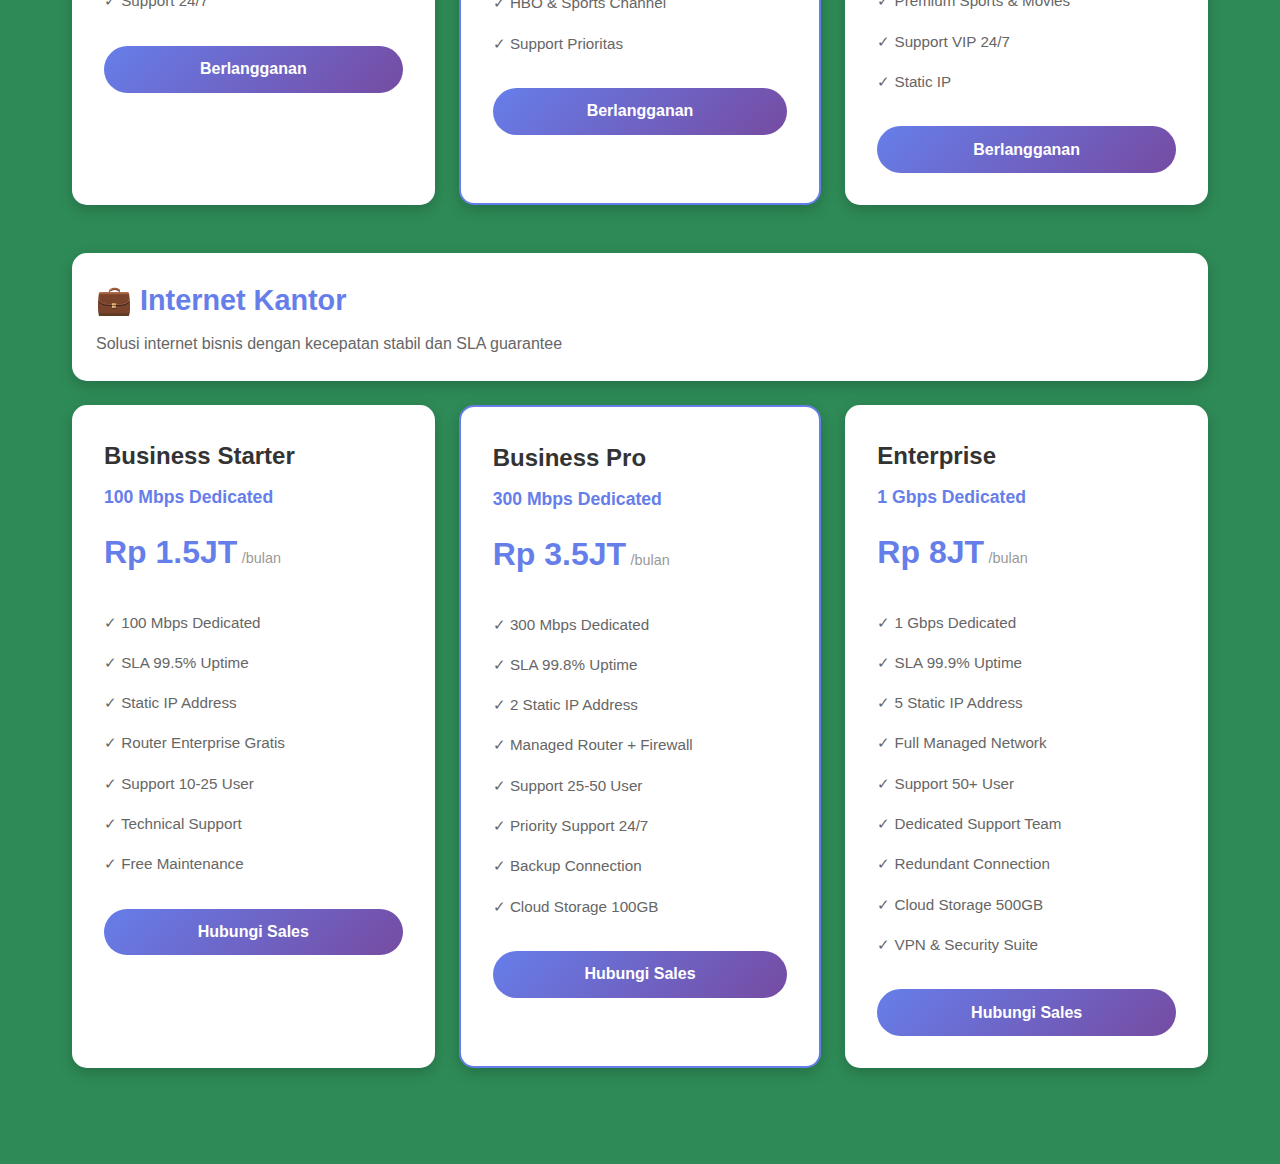
<file: paket.html>
<!DOCTYPE html>
<html lang="id">
<head>
    <meta charset="UTF-8">
    <meta name="viewport" content="width=device-width, initial-scale=1.0">
    <title>Paket Internet - StarNet</title>
    <link rel="stylesheet" href="paket.css">
</head>
<body>
    <header>
        <nav>
            <div class="logo">StarNet</div>
            <ul class="nav-links">
                <li><a href="index.html">Beranda</a></li>
                <li><a href="ketersediaan.html">Ketersediaan</a></li>
                <li><a href="paket.html">Paket</a></li>
                <li><a href="tentangKami.html">Tentang Kami</a></li>
            </ul>
        </nav>
    </header>

    <div class="container">
        <div class="page-header">
            <h1>Paket Internet StarNet</h1>
            <p>Pilih paket yang sesuai dengan kebutuhan Anda</p>
        </div>

        <!-- Internet Only -->
        <div class="category-section">
            <div class="category-title">
                <h2 id="internet">🌐 Internet Only</h2>
                <p>Paket internet murni dengan kecepatan tinggi</p>
            </div>

            <div class="packages-grid">
                <div class="package-card">
                    <div class="package-name">Basic</div>
                    <div class="package-speed">50 Mbps</div>
                    <div class="package-price">
                        <span class="price-amount">Rp 200K</span>
                        <span class="price-period">/bulan</span>
                    </div>
                    <ul class="package-features">
                        <li>✓ Unlimited Kuota</li>
                        <li>✓ Router WiFi Gratis</li>
                        <li>✓ Instalasi Gratis</li>
                        <li>✓ Support 24/7</li>
                        <li>✓ Cocok 3-5 Device</li>
                    </ul>
                    <button class="btn-subscribe" onclick="location.href='pendaftaran.html'">Berlangganan</button>
                </div>

                <div class="package-card featured">
                    <div class="package-name">Popular</div>
                    <div class="package-speed">100 Mbps</div>
                    <div class="package-price">
                        <span class="price-amount">Rp 350K</span>
                        <span class="price-period">/bulan</span>
                    </div>
                    <ul class="package-features">
                        <li>✓ Unlimited Kuota</li>
                        <li>✓ Router WiFi 6 Gratis</li>
                        <li>✓ Instalasi Gratis</li>
                        <li>✓ Support Prioritas</li>
                        <li>✓ Bonus Netflix 1 Bulan</li>
                        <li>✓ Cocok 5-10 Device</li>
                    </ul>
                    <button class="btn-subscribe" onclick="location.href='pendaftaran.html'">Berlangganan</button>
                </div>

                <div class="package-card">
                    <div class="package-name">Premium</div>
                    <div class="package-speed">300 Mbps</div>
                    <div class="package-price">
                        <span class="price-amount">Rp 500K</span>
                        <span class="price-period">/bulan</span>
                    </div>
                    <ul class="package-features">
                        <li>✓ Unlimited Kuota</li>
                        <li>✓ Router Mesh Gratis</li>
                        <li>✓ Instalasi Premium</li>
                        <li>✓ Support VIP</li>
                        <li>✓ Bonus Streaming Apps</li>
                        <li>✓ Static IP Address</li>
                        <li>✓ Cocok 10+ Device</li>
                    </ul>
                    <button class="btn-subscribe" onclick="location.href='pendaftaran.html'">Berlangganan</button>
                </div>
            </div>
        </div>

        <!-- Internet + TV -->
        <div class="category-section">
            <div class="category-title">
                <h2 id="internetTV">📺 Internet + TV</h2>
                <p>Paket combo internet dengan TV kabel berkualitas HD</p>
            </div>

            <div class="packages-grid">
                <div class="package-card">
                    <div class="package-name">Combo Basic</div>
                    <div class="package-speed">50 Mbps + 80 Channel</div>
                    <div class="package-price">
                        <span class="price-amount">Rp 350K</span>
                        <span class="price-period">/bulan</span>
                    </div>
                    <ul class="package-features">
                        <li>✓ Internet 50 Mbps</li>
                        <li>✓ 80+ TV Channel HD</li>
                        <li>✓ STB Gratis</li>
                        <li>✓ Router WiFi Gratis</li>
                        <li>✓ Instalasi Gratis</li>
                        <li>✓ Support 24/7</li>
                    </ul>
                    <button class="btn-subscribe" onclick="location.href='pendaftaran.html'">Berlangganan</button>
                </div>

                <div class="package-card featured">
                    <div class="package-name">Combo Premium</div>
                    <div class="package-speed">100 Mbps + 150 Channel</div>
                    <div class="package-price">
                        <span class="price-amount">Rp 550K</span>
                        <span class="price-period">/bulan</span>
                    </div>
                    <ul class="package-features">
                        <li>✓ Internet 100 Mbps</li>
                        <li>✓ 150+ TV Channel HD/4K</li>
                        <li>✓ STB Android Gratis</li>
                        <li>✓ Router WiFi 6 Gratis</li>
                        <li>✓ Netflix & Disney+ 1 Bulan</li>
                        <li>✓ HBO & Sports Channel</li>
                        <li>✓ Support Prioritas</li>
                    </ul>
                    <button class="btn-subscribe" onclick="location.href='pendaftaran.html'">Berlangganan</button>
                </div>

                <div class="package-card">
                    <div class="package-name">Combo Ultimate</div>
                    <div class="package-speed">300 Mbps + 200 Channel</div>
                    <div class="package-price">
                        <span class="price-amount">Rp 750K</span>
                        <span class="price-period">/bulan</span>
                    </div>
                    <ul class="package-features">
                        <li>✓ Internet 300 Mbps</li>
                        <li>✓ 200+ TV Channel 4K</li>
                        <li>✓ 2 STB Android Gratis</li>
                        <li>✓ Router Mesh Gratis</li>
                        <li>✓ All Streaming Apps</li>
                        <li>✓ Premium Sports & Movies</li>
                        <li>✓ Support VIP 24/7</li>
                        <li>✓ Static IP</li>
                    </ul>
                    <button class="btn-subscribe" onclick="location.href='pendaftaran.html'">Berlangganan</button>
                </div>
            </div>
        </div>

        <!-- Internet Kantor -->
        <div class="category-section">
            <div class="category-title">
                <h2 id="Kantor">💼 Internet Kantor</h2>
                <p>Solusi internet bisnis dengan kecepatan stabil dan SLA guarantee</p>
            </div>

            <div class="packages-grid">
                <div class="package-card">
                    <div class="package-name">Business Starter</div>
                    <div class="package-speed">100 Mbps Dedicated</div>
                    <div class="package-price">
                        <span class="price-amount">Rp 1.5JT</span>
                        <span class="price-period">/bulan</span>
                    </div>
                    <ul class="package-features">
                        <li>✓ 100 Mbps Dedicated</li>
                        <li>✓ SLA 99.5% Uptime</li>
                        <li>✓ Static IP Address</li>
                        <li>✓ Router Enterprise Gratis</li>
                        <li>✓ Support 10-25 User</li>
                        <li>✓ Technical Support</li>
                        <li>✓ Free Maintenance</li>
                    </ul>
                    <button class="btn-subscribe" onclick="location.href='pendaftaran.html'">Hubungi Sales</button>
                </div>

                <div class="package-card featured">
                    <div class="package-name">Business Pro</div>
                    <div class="package-speed">300 Mbps Dedicated</div>
                    <div class="package-price">
                        <span class="price-amount">Rp 3.5JT</span>
                        <span class="price-period">/bulan</span>
                    </div>
                    <ul class="package-features">
                        <li>✓ 300 Mbps Dedicated</li>
                        <li>✓ SLA 99.8% Uptime</li>
                        <li>✓ 2 Static IP Address</li>
                        <li>✓ Managed Router + Firewall</li>
                        <li>✓ Support 25-50 User</li>
                        <li>✓ Priority Support 24/7</li>
                        <li>✓ Backup Connection</li>
                        <li>✓ Cloud Storage 100GB</li>
                    </ul>
                    <button class="btn-subscribe" onclick="location.href='pendaftaran.html'">Hubungi Sales</button>
                </div>

                <div class="package-card">
                    <div class="package-name">Enterprise</div>
                    <div class="package-speed">1 Gbps Dedicated</div>
                    <div class="package-price">
                        <span class="price-amount">Rp 8JT</span>
                        <span class="price-period">/bulan</span>
                    </div>
                    <ul class="package-features">
                        <li>✓ 1 Gbps Dedicated</li>
                        <li>✓ SLA 99.9% Uptime</li>
                        <li>✓ 5 Static IP Address</li>
                        <li>✓ Full Managed Network</li>
                        <li>✓ Support 50+ User</li>
                        <li>✓ Dedicated Support Team</li>
                        <li>✓ Redundant Connection</li>
                        <li>✓ Cloud Storage 500GB</li>
                        <li>✓ VPN & Security Suite</li>
                    </ul>
                    <button class="btn-subscribe" onclick="location.href='pendaftaran.html'">Hubungi Sales</button>
                </div>
            </div>
        </div>
    </div>
</body>
</html>
</file>
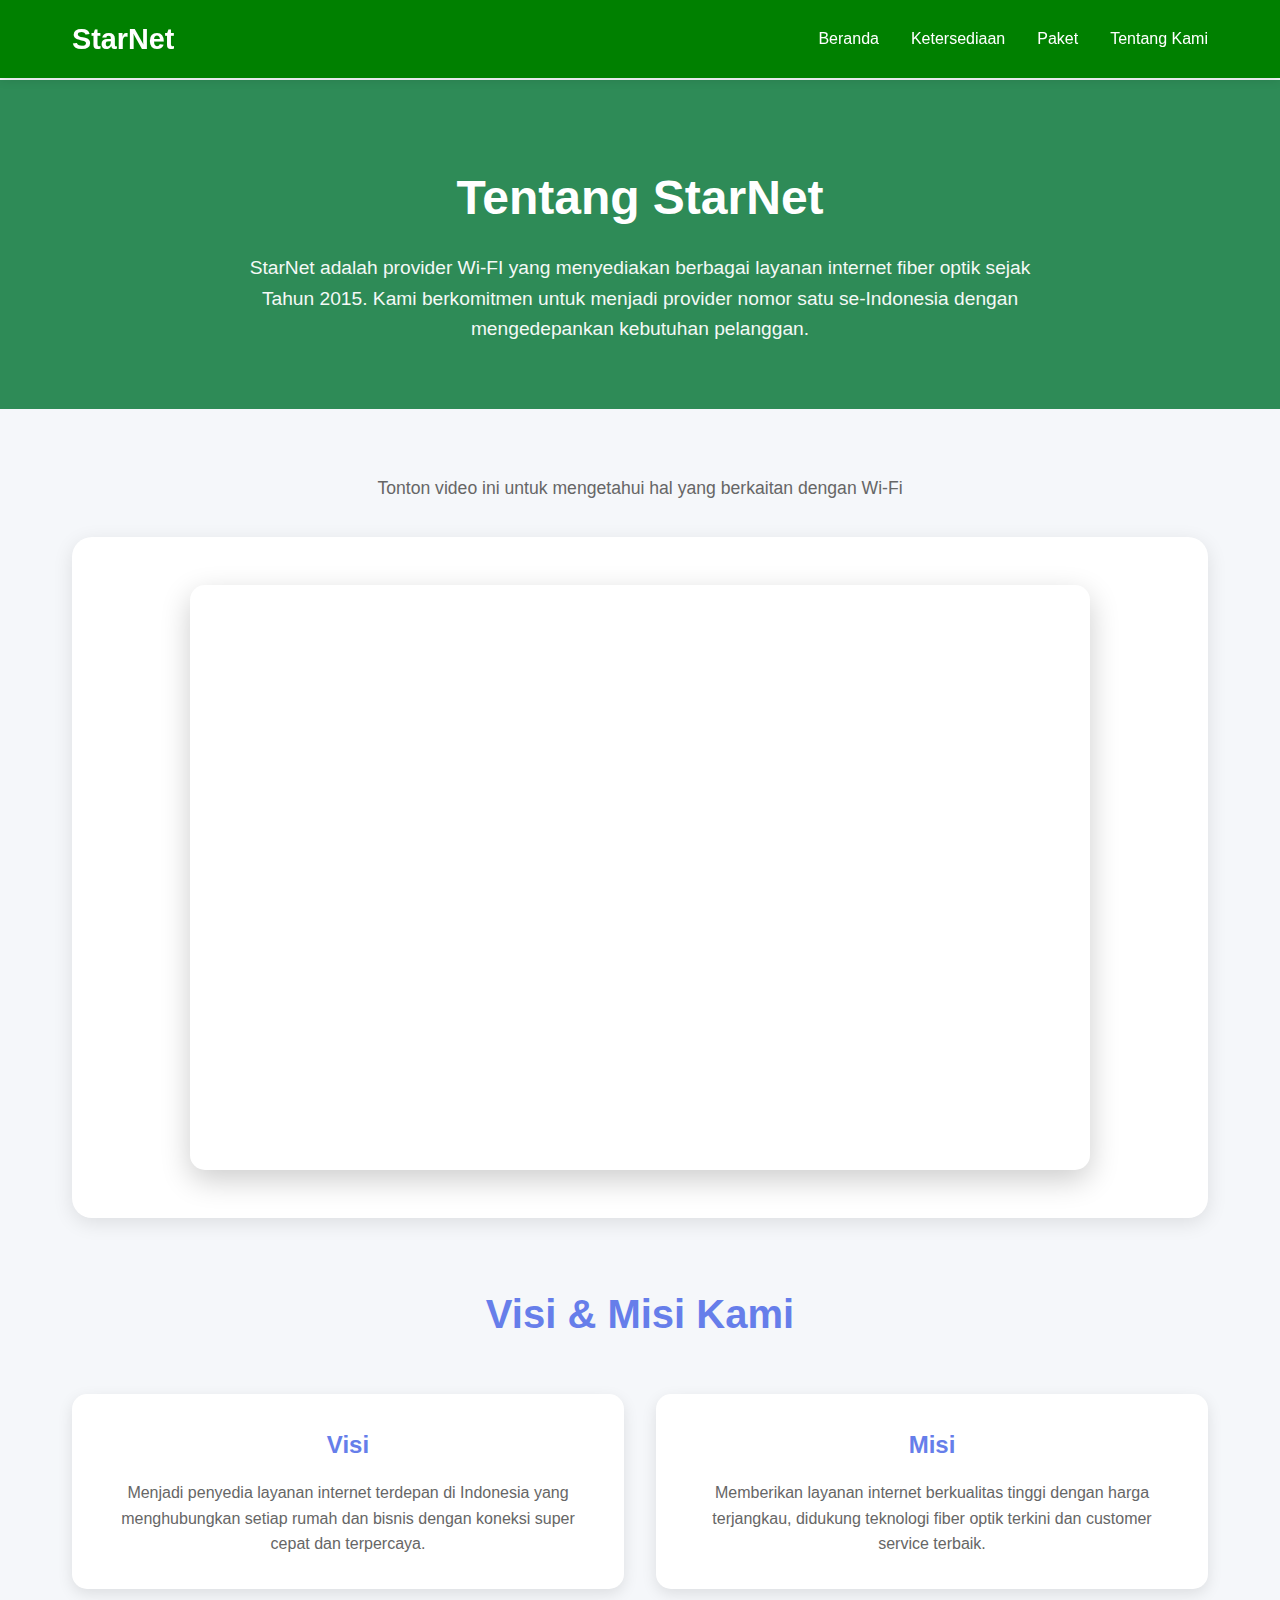
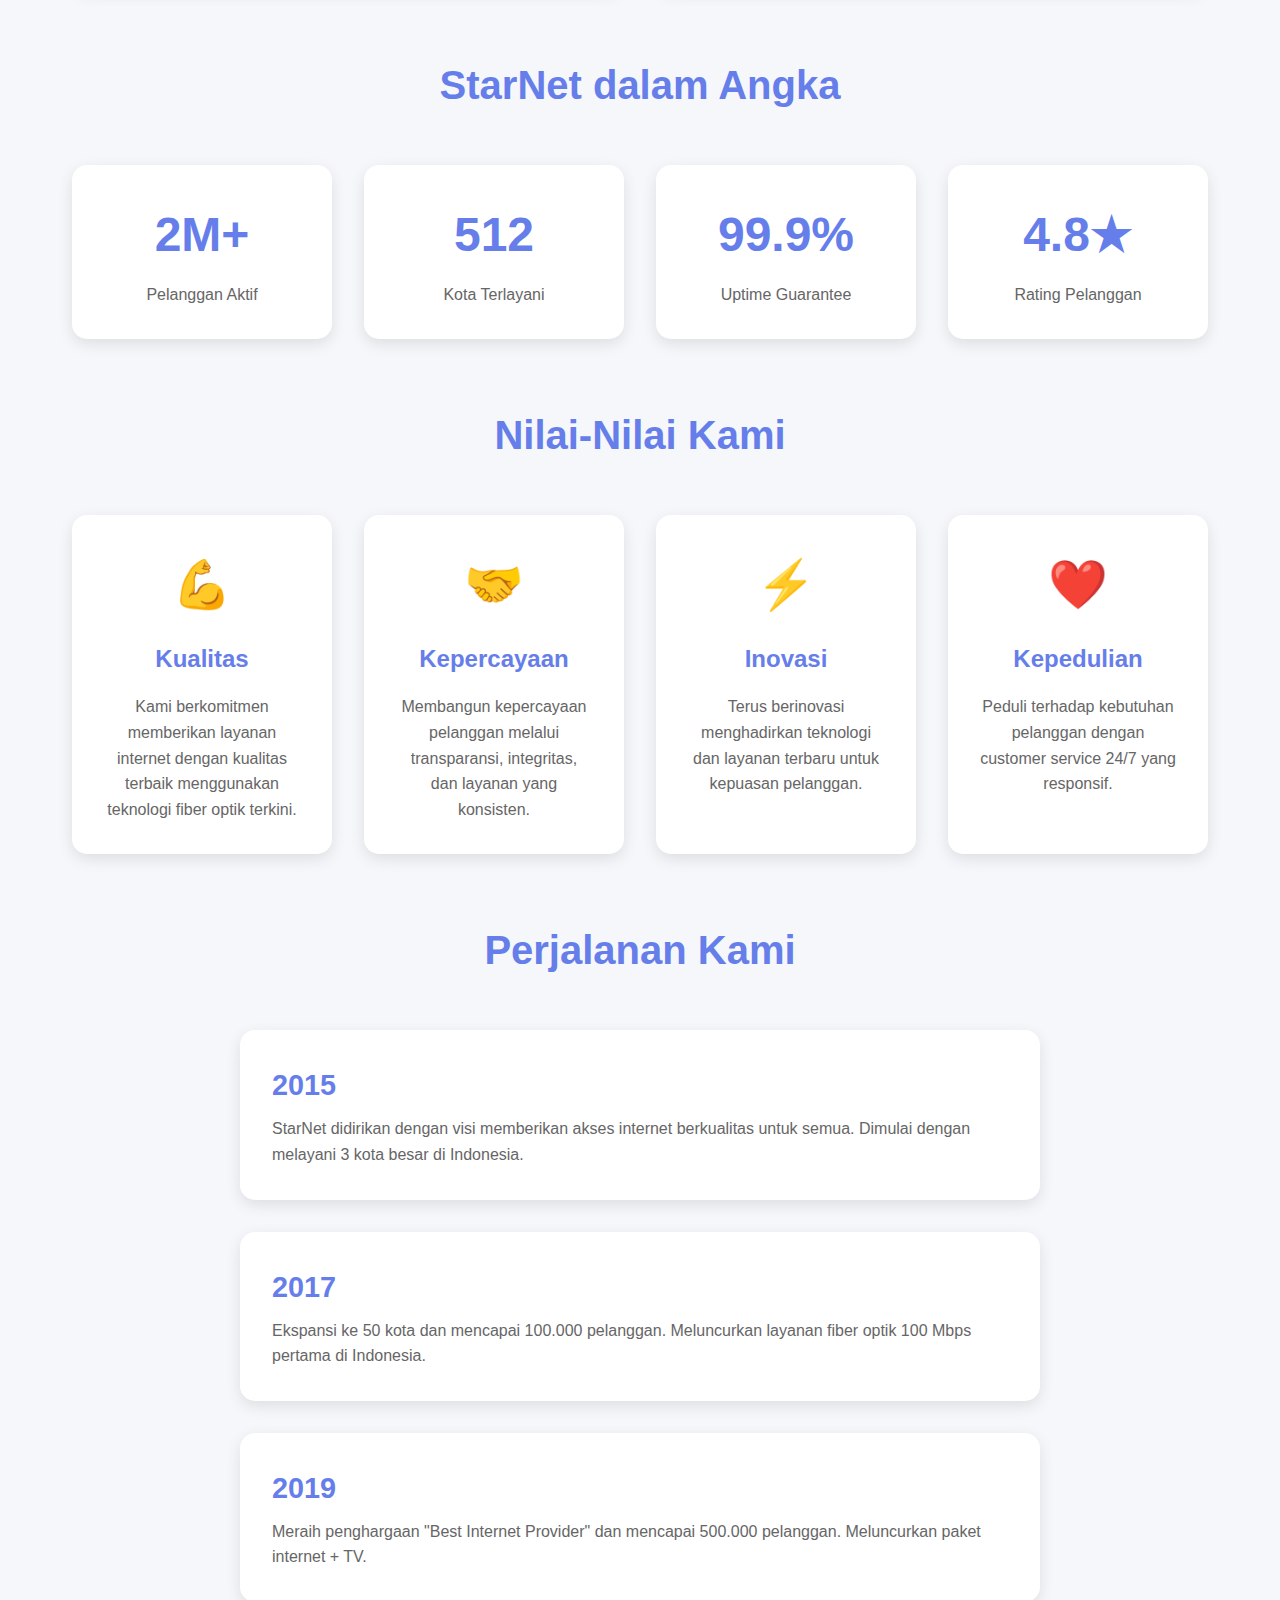
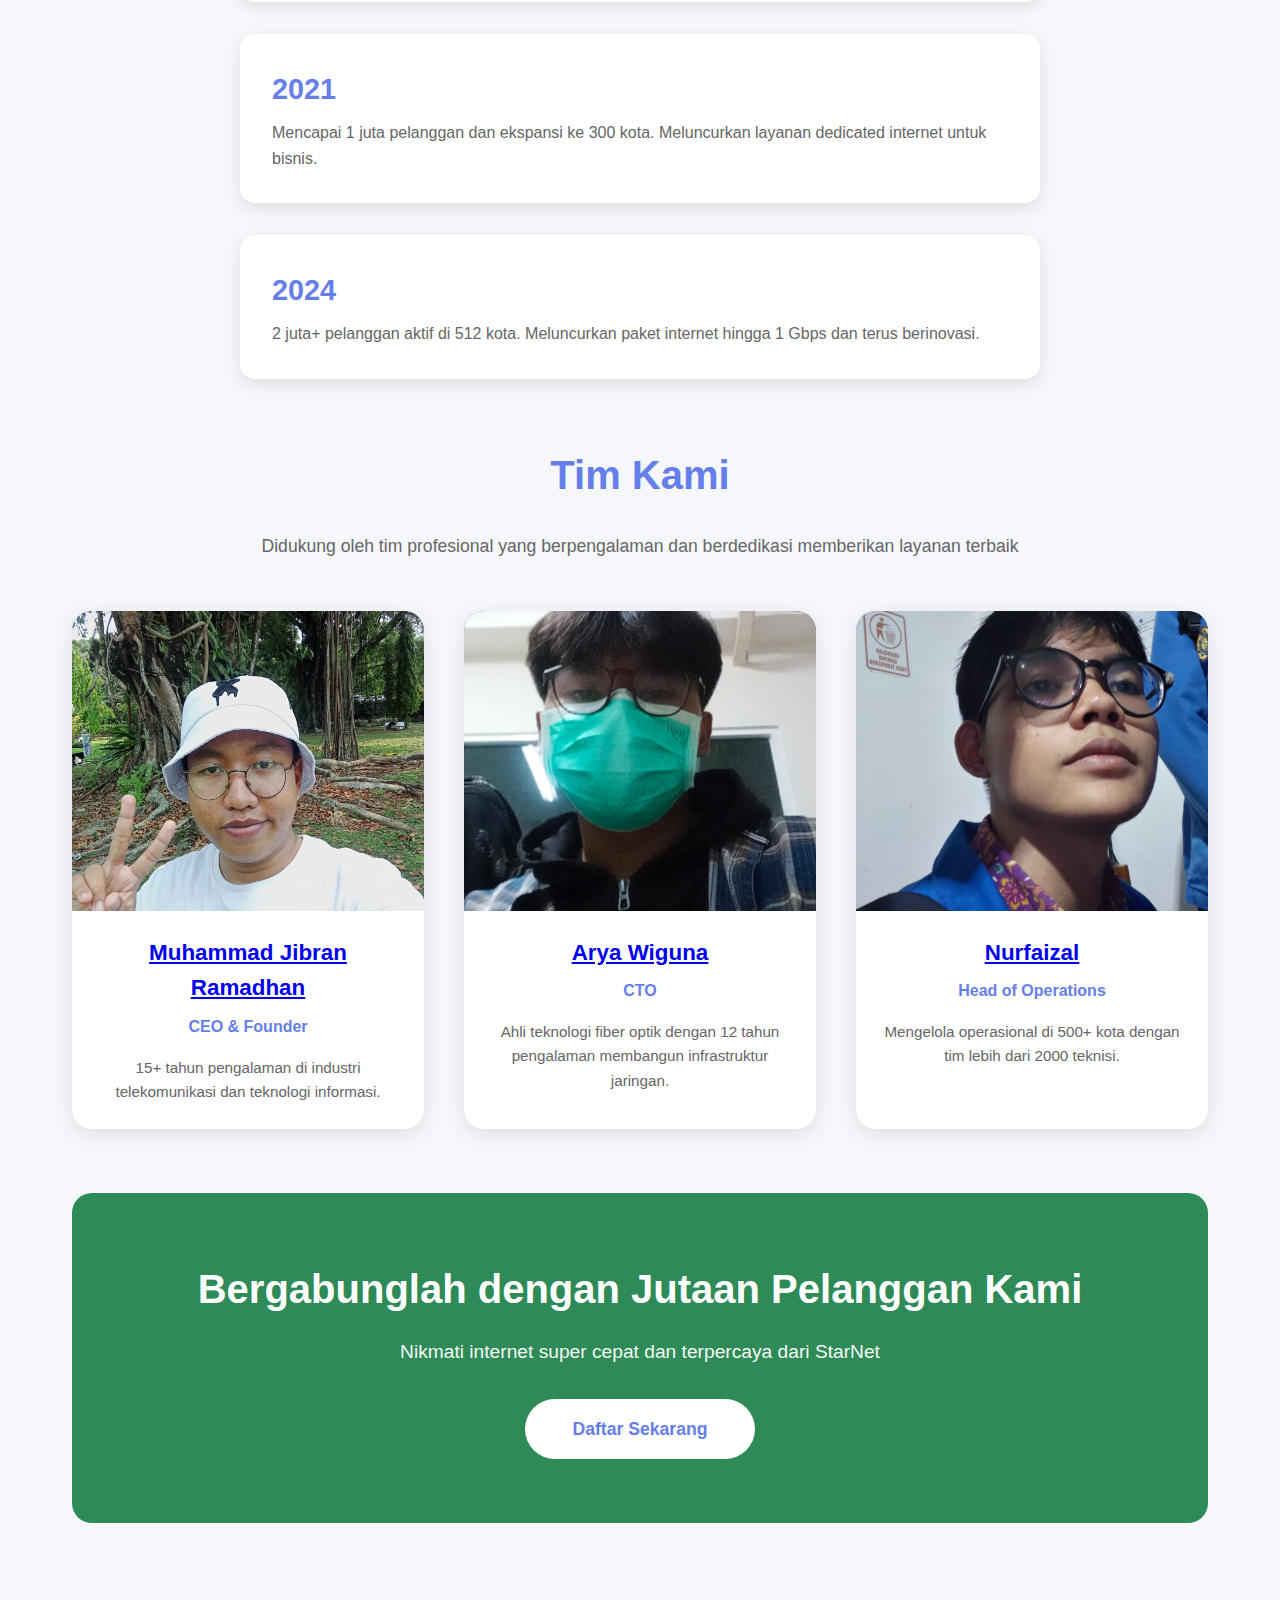
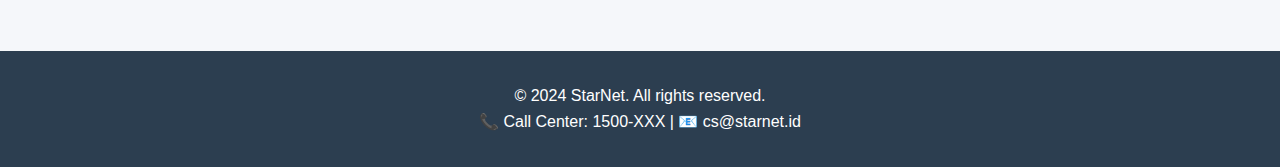
<file: tentangKami.html>
<!DOCTYPE html>
<html lang="id">
<head>
    <meta charset="UTF-8">
    <meta name="viewport" content="width=device-width, initial-scale=1.0">
    <title>Tentang Kami - StarNet</title>
    <link rel="stylesheet" href="tentangkami.css">
</head>
<body>
    <header>
        <nav>
            <div class="logo">StarNet</div>
            <ul class="nav-links">
                <li><a href="index.html">Beranda</a></li>
                <li><a href="ketersediaan.html">Ketersediaan</a></li>
                <li><a href="paket.html">Paket</a></li>
                <li><a href="tentangKami.html">Tentang Kami</a></li>
            </ul>
        </nav>
    </header>

    <div class="hero">
        <h1>Tentang StarNet</h1>
        <p>StarNet adalah provider Wi-FI yang menyediakan berbagai layanan internet fiber optik sejak Tahun 2015. Kami berkomitmen untuk menjadi provider nomor satu se-Indonesia dengan mengedepankan kebutuhan pelanggan.</p>
    </div>

    <div class="container">
        <!-- Video Section -->
        <div class="section">
            <p class="section-text">
                Tonton video ini untuk mengetahui hal yang berkaitan dengan Wi-Fi
            </p>
            <div class="video-section">
                <div class="video-container">
                    <!-- Ganti URL dengan video YouTube Anda -->
                    <iframe 
                        src="https://www.youtube.com/embed/pp4SSw_0uXA" 
                        title="StarNet Company Profile" 
                        allow="accelerometer; autoplay; clipboard-write; encrypted-media; gyroscope; picture-in-picture" 
                        allowfullscreen>
                    </iframe>
                </div>
            </div>
        </div>

        <!-- Visi Misi -->
        <div class="section">
            <h2 class="section-title">Visi & Misi Kami</h2>
            <div class="values-grid">
                <div class="value-card">
                    <div class="value-title">Visi</div>
                    <div class="value-text">
                        Menjadi penyedia layanan internet terdepan di Indonesia yang menghubungkan setiap rumah dan bisnis dengan koneksi super cepat dan terpercaya.
                    </div>
                </div>
                <div class="value-card">
                    <div class="value-title">Misi</div>
                    <div class="value-text">
                        Memberikan layanan internet berkualitas tinggi dengan harga terjangkau, didukung teknologi fiber optik terkini dan customer service terbaik.
                    </div>
                </div>
            </div>
        </div>

        <!-- Statistik -->
        <div class="section">
            <h2 class="section-title">StarNet dalam Angka</h2>
            <div class="stats-grid">
                <div class="stat-card">
                    <div class="stat-number">2M+</div>
                    <div class="stat-label">Pelanggan Aktif</div>
                </div>
                <div class="stat-card">
                    <div class="stat-number">512</div>
                    <div class="stat-label">Kota Terlayani</div>
                </div>
                <div class="stat-card">
                    <div class="stat-number">99.9%</div>
                    <div class="stat-label">Uptime Guarantee</div>
                </div>
                <div class="stat-card">
                    <div class="stat-number">4.8★</div>
                    <div class="stat-label">Rating Pelanggan</div>
                </div>
            </div>
        </div>

        <!-- Nilai Kami -->
        <div class="section">
            <h2 class="section-title">Nilai-Nilai Kami</h2>
            <div class="values-grid">
                <div class="value-card">
                    <div class="value-icon">💪</div>
                    <div class="value-title">Kualitas</div>
                    <div class="value-text">
                        Kami berkomitmen memberikan layanan internet dengan kualitas terbaik menggunakan teknologi fiber optik terkini.
                    </div>
                </div>
                <div class="value-card">
                    <div class="value-icon">🤝</div>
                    <div class="value-title">Kepercayaan</div>
                    <div class="value-text">
                        Membangun kepercayaan pelanggan melalui transparansi, integritas, dan layanan yang konsisten.
                    </div>
                </div>
                <div class="value-card">
                    <div class="value-icon">⚡</div>
                    <div class="value-title">Inovasi</div>
                    <div class="value-text">
                        Terus berinovasi menghadirkan teknologi dan layanan terbaru untuk kepuasan pelanggan.
                    </div>
                </div>
                <div class="value-card">
                    <div class="value-icon">❤️</div>
                    <div class="value-title">Kepedulian</div>
                    <div class="value-text">
                        Peduli terhadap kebutuhan pelanggan dengan customer service 24/7 yang responsif.
                    </div>
                </div>
            </div>
        </div>

        <!-- Timeline -->
        <div class="section">
            <h2 class="section-title">Perjalanan Kami</h2>
            <div class="timeline">
                <div class="timeline-item">
                    <div class="timeline-year">2015</div>
                    <div class="timeline-text">
                        StarNet didirikan dengan visi memberikan akses internet berkualitas untuk semua. Dimulai dengan melayani 3 kota besar di Indonesia.
                    </div>
                </div>
                <div class="timeline-item">
                    <div class="timeline-year">2017</div>
                    <div class="timeline-text">
                        Ekspansi ke 50 kota dan mencapai 100.000 pelanggan. Meluncurkan layanan fiber optik 100 Mbps pertama di Indonesia.
                    </div>
                </div>
                <div class="timeline-item">
                    <div class="timeline-year">2019</div>
                    <div class="timeline-text">
                        Meraih penghargaan "Best Internet Provider" dan mencapai 500.000 pelanggan. Meluncurkan paket internet + TV.
                    </div>
                </div>
                <div class="timeline-item">
                    <div class="timeline-year">2021</div>
                    <div class="timeline-text">
                        Mencapai 1 juta pelanggan dan ekspansi ke 300 kota. Meluncurkan layanan dedicated internet untuk bisnis.
                    </div>
                </div>
                <div class="timeline-item">
                    <div class="timeline-year">2024</div>
                    <div class="timeline-text">
                        2 juta+ pelanggan aktif di 512 kota. Meluncurkan paket internet hingga 1 Gbps dan terus berinovasi.
                    </div>
                </div>
            </div>
        </div>

        <!-- Tim -->
        <div class="section">
            <h2 class="section-title">Tim Kami</h2>
            <p class="section-text">
                Didukung oleh tim profesional yang berpengalaman dan berdedikasi memberikan layanan terbaik
            </p>
            <div class="team-grid">
                <div class="team-card">
                    <div class="team-image-container">
                        <img src="WhatsApp Image 2025-12-18 at 3.33.21 PM.jpeg" alt="Jibran">
                    </div>
                    <div class="team-info">
                        <div class="team-name"><a href="cv1.html">Muhammad Jibran Ramadhan</a></div>
                        <div class="team-position">CEO & Founder</div>
                        <div class="team-bio">
                            15+ tahun pengalaman di industri telekomunikasi dan teknologi informasi.
                        </div>
                    </div>
                </div>
                <div class="team-card">
                    <div class="team-image-container">
                        <img src="WhatsApp Image 2025-12-12 at 7.10.14 PM.jpeg" alt="Arya">
                    </div>
                    <div class="team-info">
                        <div class="team-name"><a href="cv3.html">Arya Wiguna</a></div>
                        <div class="team-position">CTO</div>
                        <div class="team-bio">
                            Ahli teknologi fiber optik dengan 12 tahun pengalaman membangun infrastruktur jaringan.
                        </div>
                    </div>
                </div>
                <div class="team-card">
                    <div class="team-image-container">
                        <img src="WhatsApp Image 2025-12-12 at 6.52.55 PM.jpeg" alt="Jibran">
                    </div>
                    <div class="team-info">
                        <div class="team-name"><a href="cv2.html">Nurfaizal</a></div>
                        <div class="team-position">Head of Operations</div>
                        <div class="team-bio">
                            Mengelola operasional di 500+ kota dengan tim lebih dari 2000 teknisi.
                        </div>
                    </div>
                </div>
            </div>
        </div>

        <!-- CTA -->
        <div class="cta-section">
            <h2>Bergabunglah dengan Jutaan Pelanggan Kami</h2>
            <p>Nikmati internet super cepat dan terpercaya dari StarNet</p>
            <a href="pendaftaran.html" class="btn-cta">Daftar Sekarang</a>
        </div>
    </div>

    <footer>
        <p>&copy; 2024 StarNet. All rights reserved.</p>
        <p>📞 Call Center: 1500-XXX | 📧 cs@starnet.id</p>
    </footer>
</body>
</html>
</file>
<file: style.css>
* {
            margin: 0;
            padding: 0;
            box-sizing: border-box;
        }

        body {
            font-family: 'Segoe UI', Tahoma, Geneva, Verdana, sans-serif;
            line-height: 1.6;
            color: #333;
        }

        header {
            background: linear-gradient(135deg, green);
            color: white;
            padding: 1rem 0;
            position: fixed;
            width: 100%;
            top: 0;
            z-index: 1000;
            box-shadow: 0 2px 10px rgba(0,0,0,0.1);
        }

        nav {
            display: flex;
            justify-content: space-between;
            align-items: center;
            max-width: 1200px;
            margin: 0 auto;
            padding: 0 2rem;
        }

        .logo {
            font-size: 1.8rem;
            font-weight: bold;
        }

        .nav-links {
            display: flex;
            gap: 2rem;
            list-style: none;
        }

        .nav-links a {
            color: white;
            text-decoration: none;
            transition: opacity 0.3s;
        }

        .nav-links a:hover {
            opacity: 0.8;
        }

        .hero {
            background: linear-gradient(135deg, seagreen);
            color: white;
            padding: 120px 2rem 80px;
            text-align: center;
            position: relative;
        }

        .hero h1 {
            font-size: 3rem;
            margin-bottom: 1rem;
        }

        .hero p {
            font-size: 1.3rem;
            margin-bottom: 2rem;
            opacity: 0.9;
        }

        /* VIDEO STYLING */
        .video-container {
            max-width: 800px;
            margin: 2rem auto;
            border-radius: 15px;
            overflow: hidden;
            box-shadow: 0 10px 30px rgba(0,0,0,0.3);
        }

        .video-container video {
            width: 100%;
            height: auto;
            display: block;
        }

        .cta-button {
            background: blue;
            color: white;
            padding: 1rem 2.5rem;
            border: none;
            border-radius: 50px;
            font-size: 1.1rem;
            font-weight: bold;
            cursor: pointer;
            transition: all 0.3s ease;
            display: inline-block;
            margin-top: 1rem;
        }

        .cta-button:hover {
            transform: translateY(-2px);
            box-shadow: 0 5px 15px rgba(0,0,0,0.2);
        }

        .cta-button a {
            color: white;
            text-decoration: none;
        }

        .container {
            max-width: 1200px;
            margin: 0 auto;
            padding: 4rem 2rem;
        }

        .section-title {
            text-align: center;
            font-size: 2.5rem;
            margin-bottom: 3rem;
            color: #333;
        }

        .features {
            display: grid;
            grid-template-columns: repeat(auto-fit, minmax(280px, 1fr));
            gap: 2rem;
            margin-bottom: 4rem;
        }

        .feature-card {
            background: white;
            padding: 2rem;
            border-radius: 15px;
            box-shadow: 0 5px 15px rgba(0,0,0,0.1);
            text-align: center;
            transition: transform 0.3s ease;
        }

        .feature-card:hover {
            transform: translateY(-5px);
        }

        .feature-card h3 {
            color: #667eea;
            margin-bottom: 1rem;
            font-size: 1.5rem;
        }

        .plans {
            background: #f8f9fa;
            padding: 4rem 2rem;
        }

        .plan-cards {
            display: grid;
            grid-template-columns: repeat(auto-fit, minmax(280px, 1fr));
            gap: 2rem;
            max-width: 1200px;
            margin: 0 auto;
        }

        .plan-card {
            background: white;
            padding: 2.5rem;
            border-radius: 15px;
            box-shadow: 0 5px 15px rgba(0,0,0,0.1);
            text-align: center;
            transition: transform 0.3s ease;
        }

        .plan-card:hover {
            transform: translateY(-5px);
            box-shadow: 0 10px 25px rgba(0,0,0,0.15);
        }

        .plan-card h3 {
            font-size: 1.8rem;
            margin-bottom: 1rem;
            color: #333;
        }

        .start {
            font-size: 1rem;
            color: #777;
            margin-bottom: 0.5rem;
        }

        .price {
            font-size: 2.5rem;
            font-weight: bold;
            margin: 0.5rem 0;
            color: #667eea;
        }

        .plan-features {
            list-style: none;
            margin: 2rem 0;
            text-align: left;
        }

        .plan-features li {
            padding: 0.5rem 0;
            border-bottom: 1px solid rgba(0,0,0,0.1);
        }

        .testimonials {
            padding: 4rem 2rem;
            background: white;
        }

        .testimonial-grid {
            display: grid;
            grid-template-columns: repeat(auto-fit, minmax(300px, 1fr));
            gap: 2rem;
            max-width: 1200px;
            margin: 0 auto;
        }

        .testimonial-card {
            background: #f8f9fa;
            padding: 2rem;
            border-radius: 15px;
            box-shadow: 0 3px 10px rgba(0,0,0,0.1);
        }

        .testimonial-text {
            font-style: italic;
            margin-bottom: 1rem;
            color: #555;
        }

        .testimonial-author {
            font-weight: bold;
            color: #667eea;
        }

        .coverage {
            background: linear-gradient(135deg, seagreen);
            color: white;
            padding: 4rem 2rem;
            text-align: center;
        }

        .stats {
            display: grid;
            grid-template-columns: repeat(auto-fit, minmax(200px, 1fr));
            gap: 2rem;
            max-width: 1000px;
            margin: 2rem auto;
        }

        .stat-item {
            padding: 2rem;
        }

        .stat-number {
            font-size: 3rem;
            font-weight: bold;
            margin-bottom: 0.5rem;
        }

        footer {
            background: #2c3e50;
            color: white;
            padding: 2rem;
            text-align: center;
        }

        footer p {
            margin: 0.5rem 0;
        }

        @media (max-width: 768px) {
            .hero h1 {
                font-size: 2rem;
            }

            .hero p {
                font-size: 1.1rem;
            }

            .nav-links {
                display: none;
            }

            .section-title {
                font-size: 2rem;
            }

            .video-container {
                margin: 1.5rem auto;
            }
        }
</file>
<file: cv.css>
* {
            margin: 0;
            padding: 0;
            box-sizing: border-box;
        }

        body {
            font-family: 'Segoe UI', Tahoma, Geneva, Verdana, sans-serif;
            background: linear-gradient(135deg, seagreen);
            padding: 20px;
            line-height: 1.6;
        }

        .back-button {
            position: fixed;
            top: 20px;
            left: 20px;
            background: white;
            color: #1e3c72;
            padding: 12px 24px;
            border-radius: 50px;
            text-decoration: none;
            font-weight: bold;
            box-shadow: 0 5px 15px rgba(0,0,0,0.2);
            transition: all 0.3s ease;
            display: flex;
            align-items: center;
            gap: 8px;
            z-index: 1000;
        }

        .back-button:hover {
            background: #1e3c72;
            color: white;
            transform: translateY(-2px);
            box-shadow: 0 7px 20px rgba(0,0,0,0.3);
        }

        .container {
            max-width: 900px;
            margin: 0 auto;
            background: white;
            box-shadow: 0 10px 50px rgba(0,0,0,0.2);
            border-radius: 10px;
            overflow: hidden;
        }

        .header {
            background: linear-gradient(135deg, green
            );
            color: white;
            padding: 40px;
            text-align: center;
        }

        .photo-container {
            margin-bottom: 20px;
        }

        .profile-photo {
            width: 150px;
            height: 150px;
            border-radius: 50%;
            border: 5px solid white;
            object-fit: cover;
            box-shadow: 0 5px 20px rgba(0,0,0,0.3);
        }

        .header h1 {
            font-size: 2.5em;
            margin-bottom: 10px;
            text-transform: uppercase;
            letter-spacing: 2px;
        }

        .header p {
            font-size: 1.2em;
            opacity: 0.9;
            margin-bottom: 20px;
        }

        .contact-info {
            display: flex;
            justify-content: center;
            flex-wrap: wrap;
            gap: 20px;
            font-size: 0.9em;
        }

        .contact-item {
            display: flex;
            align-items: center;
            gap: 5px;
        }

        .content {
            padding: 40px;
        }

        .section {
            margin-bottom: 30px;
        }

        .section-title {
            font-size: 1.5em;
            color: #1e3c72;
            border-bottom: 3px solid #667eea;
            padding-bottom: 10px;
            margin-bottom: 20px;
            display: flex;
            align-items: center;
            gap: 10px;
        }

        .section-title::before {
            content: "▶";
            color: #667eea;
        }

        .profile-text {
            text-align: justify;
            color: #555;
        }

        .education-item, .experience-item, .project-item {
            margin-bottom: 20px;
            padding-left: 20px;
            border-left: 3px solid #667eea;
        }

        .item-header {
            display: flex;
            justify-content: space-between;
            align-items: start;
            margin-bottom: 5px;
            flex-wrap: wrap;
        }

        .item-title {
            font-size: 1.2em;
            font-weight: bold;
            color: #1e3c72;
        }

        .item-date {
            color: #666;
            font-style: italic;
        }

        .item-subtitle {
            color: #555;
            font-weight: 600;
            margin-bottom: 5px;
        }

        .item-description {
            color: #666;
            margin-top: 5px;
        }

        ul {
            margin-left: 20px;
            color: #555;
        }

        ul li {
            margin-bottom: 5px;
        }

        .skills-container {
            display: grid;
            grid-template-columns: repeat(auto-fit, minmax(200px, 1fr));
            gap: 20px;
        }

        .skill-category {
            background: #f8f9fa;
            padding: 15px;
            border-radius: 8px;
            border-left: 4px solid #667eea;
        }

        .skill-category h4 {
            color: #1e3c72;
            margin-bottom: 10px;
        }

        .skill-category ul {
            list-style: none;
            margin-left: 0;
        }

        .skill-category li {
            padding: 5px 0;
            color: #555;
        }

        .skill-category li::before {
            content: "✓ ";
            color: #667eea;
            font-weight: bold;
        }

        @media print {
            body {
                background: white;
                padding: 0;
            }
            .container {
                box-shadow: none;
            }
        }

        @media (max-width: 768px) {
            nav {
                flex-direction: column;
                padding: 1rem;
            }

            .nav-links {
                display: flex; 
                gap: 1rem;
                margin-top: 1rem;
                font-size: 0.9rem;
                flex-wrap: wrap;
                justify-content: center;
            }

            .header h1 {
                font-size: 1.8em;
            }
            .contact-info {
                flex-direction: column;
                align-items: center;
            }
            .content {
                padding: 20px;
            }
        }
</file>
<file: ketersediaan.css>
* {
            margin: 0;
            padding: 0;
            box-sizing: border-box;
        }

        body {
            font-family: 'Segoe UI', Tahoma, Geneva, Verdana, sans-serif;
            line-height: 1.6;
            color: #333;
            background: #f5f7fa;
        }

        header {
            background: linear-gradient(135deg, green);
            color: white;
            padding: 1rem 0;
            box-shadow: 0 2px 10px rgba(0,0,0,0.1);
        }

        nav {
            display: flex;
            justify-content: space-between;
            align-items: center;
            max-width: 1200px;
            margin: 0 auto;
            padding: 0 2rem;
        }

        .logo {
            font-size: 1.8rem;
            font-weight: bold;
        }

        .nav-links {
            display: flex;
            gap: 2rem;
            list-style: none;
        }

        .nav-links a {
            color: white;
            text-decoration: none;
            transition: opacity 0.3s;
        }

        .nav-links a:hover {
            opacity: 0.8;
        }

        .page-header {
            background: linear-gradient(135deg, seagreen);
            color: white;
            padding: 4rem 2rem 3rem;
            text-align: center;
        }

        .page-header h1 {
            font-size: 2.5rem;
            margin-bottom: 1rem;
        }

        .page-header p {
            font-size: 1.2rem;
            opacity: 0.9;
        }

        .container {
            max-width: 1400px;
            margin: 0 auto;
            padding: 3rem 2rem;
        }

        .search-section {
            background: white;
            padding: 2rem;
            border-radius: 20px;
            box-shadow: 0 10px 30px rgba(0,0,0,0.1);
            margin-bottom: 3rem;
        }

        .search-box {
            display: flex;
            gap: 1rem;
            margin-bottom: 1rem;
        }

        .search-input {
            flex: 1;
            padding: 1rem 1.5rem;
            border: 2px solid #e0e0e0;
            border-radius: 50px;
            font-size: 1rem;
            transition: border-color 0.3s;
        }

        .search-input:focus {
            outline: none;
            border-color: #667eea;
        }

        .search-button {
            background: linear-gradient(135deg, #667eea 0%, #764ba2 100%);
            color: white;
            padding: 1rem 2.5rem;
            border: none;
            border-radius: 50px;
            font-size: 1rem;
            font-weight: bold;
            cursor: pointer;
            transition: transform 0.3s, box-shadow 0.3s;
        }

        .search-button:hover {
            transform: translateY(-2px);
            box-shadow: 0 10px 20px rgba(102, 126, 234, 0.4);
        }

        .filter-section {
            display: flex;
            gap: 1rem;
            flex-wrap: wrap;
        }

        .filter-button {
            padding: 0.6rem 1.5rem;
            border: 2px solid #667eea;
            background: white;
            color: #667eea;
            border-radius: 25px;
            cursor: pointer;
            transition: all 0.3s;
        }

        .filter-button:hover, .filter-button.active {
            background: #667eea;
            color: white;
        }

        .stats-overview {
            display: grid;
            grid-template-columns: repeat(auto-fit, minmax(200px, 1fr));
            gap: 1.5rem;
            margin-bottom: 3rem;
        }

        .stat-card {
            background: white;
            padding: 1.5rem;
            border-radius: 15px;
            box-shadow: 0 5px 15px rgba(0,0,0,0.08);
            text-align: center;
            transition: transform 0.3s;
        }

        .stat-card:hover {
            transform: translateY(-5px);
        }

        .stat-number {
            font-size: 2.5rem;
            font-weight: bold;
            color: #667eea;
            margin-bottom: 0.5rem;
        }

        .stat-label {
            color: #666;
            font-size: 0.95rem;
        }

        .coverage-grid {
            display: grid;
            grid-template-columns: repeat(auto-fill, minmax(280px, 1fr));
            gap: 1.5rem;
            margin-bottom: 3rem;
        }

        .city-card {
            background: white;
            border-radius: 15px;
            padding: 1.5rem;
            box-shadow: 0 5px 15px rgba(0,0,0,0.08);
            transition: all 0.3s;
            cursor: pointer;
        }

        .city-card:hover {
            transform: translateY(-5px);
            box-shadow: 0 10px 25px rgba(0,0,0,0.15);
        }

        .city-header {
            display: flex;
            justify-content: space-between;
            align-items: center;
            margin-bottom: 1rem;
        }

        .city-name {
            font-size: 1.3rem;
            font-weight: bold;
            color: #333;
        }

        .city-icon {
            font-size: 2rem;
        }

        .coverage-badge {
            display: inline-block;
            padding: 0.3rem 1rem;
            border-radius: 20px;
            font-size: 0.85rem;
            font-weight: bold;
            margin-bottom: 1rem;
        }

        .badge-full {
            background: #4caf50;
            color: white;
        }

        .badge-partial {
            background: #ff9800;
            color: white;
        }

        .badge-coming {
            background: #9e9e9e;
            color: white;
        }

        .city-details {
            color: #666;
            font-size: 0.9rem;
            line-height: 1.8;
        }

        .city-details div {
            display: flex;
            justify-content: space-between;
            padding: 0.3rem 0;
            border-bottom: 1px solid #f0f0f0;
        }

        .city-details div:last-child {
            border-bottom: none;
        }

        .detail-label {
            color: #999;
        }

        .detail-value {
            font-weight: 600;
            color: #667eea;
        }

        .map-section {
            background: white;
            padding: 2rem;
            border-radius: 20px;
            box-shadow: 0 10px 30px rgba(0,0,0,0.1);
            margin-bottom: 3rem;
        }

        .map-title {
            font-size: 1.8rem;
            margin-bottom: 1.5rem;
            color: #333;
        }

        .map-placeholder {
            background: linear-gradient(135deg, #e0e7ff 0%, #f0e7ff 100%);
            height: 500px;
            border-radius: 15px;
            display: flex;
            align-items: center;
            justify-content: center;
            flex-direction: column;
            color: #667eea;
            font-size: 1.2rem;
        }

        .legend {
            display: flex;
            gap: 2rem;
            margin-top: 1.5rem;
            flex-wrap: wrap;
            justify-content: center;
        }

        .legend-item {
            display: flex;
            align-items: center;
            gap: 0.5rem;
        }

        .legend-color {
            width: 20px;
            height: 20px;
            border-radius: 5px;
        }

        .color-full {
            background: #4caf50;
        }

        .color-partial {
            background: #ff9800;
        }

        .color-coming {
            background: #9e9e9e;
        }

        .cta-section {
            background: linear-gradient(135deg, seagreen);
            color: white;
            padding: 3rem;
            border-radius: 20px;
            text-align: center;
            box-shadow: 0 10px 30px rgba(0,0,0,0.2);
        }

        .cta-section h2 {
            font-size: 2rem;
            margin-bottom: 1rem;
        }

        .cta-section p {
            font-size: 1.1rem;
            margin-bottom: 2rem;
            opacity: 0.9;
        }

        .cta-button {
            background: white;
            color: #667eea;
            padding: 1rem 2.5rem;
            border: none;
            border-radius: 50px;
            font-size: 1.1rem;
            font-weight: bold;
            cursor: pointer;
            transition: transform 0.3s, box-shadow 0.3s;
        }

        .cta-button:hover {
            transform: translateY(-2px);
            box-shadow: 0 10px 20px rgba(0,0,0,0.2);
        }

        footer {
            background: #2c3e50;
            color: white;
            padding: 2rem;
            text-align: center;
            margin-top: 3rem;
        }

        @media (max-width: 768px) {
            .search-box {
                flex-direction: column;
            }

            .page-header h1 {
                font-size: 1.8rem;
            }

            .coverage-grid {
                grid-template-columns: 1fr;
            }

            .map-placeholder {
                height: 300px;
            }
        }
</file>
<file: paket.css>
* {
            margin: 0;
            padding: 0;
            box-sizing: border-box;
        }

        body {
            font-family: 'Segoe UI', Tahoma, Geneva, Verdana, sans-serif;
            line-height: 1.6;
            color: #333;
            background: linear-gradient(135deg, seagreen);
            min-height: 100vh;
            padding-top: 100px;
            padding-bottom: 3rem;
        }

        header {
            background: linear-gradient(135deg, green);
            color: white;
            padding: 1rem 0;
            position: fixed;
            width: 100%;
            top: 0;
            z-index: 1000;
            box-shadow: 0 2px 10px rgba(0,0,0,0.1);
        }

        nav {
            display: flex;
            justify-content: space-between;
            align-items: center;
            max-width: 1200px;
            margin: 0 auto;
            padding: 0 2rem;
        }

        .logo {
            font-size: 1.8rem;
            font-weight: bold;
        }

        .nav-links {
            display: flex;
            gap: 2rem;
            list-style: none;
        }

        .nav-links a {
            color: white;
            text-decoration: none;
            transition: opacity 0.3s;
        }

        .nav-links a:hover {
            opacity: 0.8;
        }

        .back-button {
            position: fixed;
            top: 80px;
            left: 2rem;
            z-index: 999;
            background: white;
            color: #667eea;
            padding: 0.8rem 1.5rem;
            border-radius: 50px;
            text-decoration: none;
            font-weight: 600;
            box-shadow: 0 4px 15px rgba(0,0,0,0.2);
            transition: all 0.3s;
        }

        .back-button:hover {
            transform: translateY(-2px);
            box-shadow: 0 6px 20px rgba(0,0,0,0.3);
            background: #667eea;
            color: white;
        }

        .container {
            max-width: 1200px;
            margin: 0 auto;
            padding: 0 2rem;
        }

        .page-header {
            text-align: center;
            color: white;
            margin-bottom: 3rem;
        }

        .page-header h1 {
            font-size: 2.5rem;
            margin-bottom: 0.5rem;
        }

        .page-header p {
            font-size: 1.1rem;
            opacity: 0.95;
        }

        .category-section {
            margin-bottom: 3rem;
        }

        .category-title {
            background: white;
            padding: 1.5rem;
            border-radius: 15px;
            margin-bottom: 1.5rem;
            box-shadow: 0 5px 15px rgba(0,0,0,0.2);
        }

        .category-title h2 {
            color: #667eea;
            font-size: 1.8rem;
            margin-bottom: 0.5rem;
        }

        .category-title p {
            color: #666;
        }

        .packages-grid {
            display: grid;
            grid-template-columns: repeat(auto-fit, minmax(280px, 1fr));
            gap: 1.5rem;
        }

        .package-card {
            background: white;
            border-radius: 15px;
            padding: 2rem;
            box-shadow: 0 5px 15px rgba(0,0,0,0.2);
            transition: transform 0.3s;
        }

        .package-card:hover {
            transform: translateY(-5px);
        }

        .package-card.featured {
            border: 2px solid #667eea;
        }

        .package-name {
            font-size: 1.5rem;
            font-weight: bold;
            color: #333;
            margin-bottom: 0.5rem;
        }

        .package-speed {
            color: #667eea;
            font-size: 1.1rem;
            font-weight: 600;
            margin-bottom: 1rem;
        }

        .package-price {
            margin-bottom: 1.5rem;
        }

        .price-amount {
            font-size: 2rem;
            font-weight: bold;
            color: #667eea;
        }

        .price-period {
            color: #999;
            font-size: 0.9rem;
        }

        .package-features {
            list-style: none;
            margin-bottom: 1.5rem;
        }

        .package-features li {
            padding: 0.5rem 0;
            color: #666;
            font-size: 0.95rem;
        }

        .btn-subscribe {
            width: 100%;
            padding: 0.9rem;
            background: linear-gradient(135deg, #667eea 0%, #764ba2 100%);
            color: white;
            border: none;
            border-radius: 50px;
            font-size: 1rem;
            font-weight: 600;
            cursor: pointer;
            transition: all 0.3s;
        }

        .btn-subscribe:hover {
            transform: translateY(-2px);
            box-shadow: 0 5px 15px rgba(102, 126, 234, 0.4);
        }

       /* --- OPTIMASI MOBILE (HP) --- */
@media (max-width: 768px) {
    body {
        /* Tambah padding atas supaya konten tidak tertutup menu yang menumpuk */
        padding-top: 140px; 
        padding-left: 0.5rem;
        padding-right: 0.5rem;
    }

    /* 1. Navigasi: Pastikan Muncul dan Rapi */
    nav {
        flex-direction: column;
        padding: 0.8rem;
    }

    .nav-links {
        display: flex !important; /* Memaksa menu muncul */
        gap: 0.8rem;
        margin-top: 0.8rem;
        font-size: 0.85rem;
        flex-wrap: wrap; 
        justify-content: center;
    }

    .logo {
        font-size: 1.5rem;
    }

    /* 2. Header Halaman */
    .page-header h1 {
        font-size: 1.8rem;
    }

    .page-header p {
        font-size: 0.95rem;
    }

    /* 3. Judul Kategori (Internet Only, TV, dll) */
    .category-title {
        padding: 1rem;
        text-align: center;
    }

    .category-title h2 {
        font-size: 1.4rem;
    }

    /* 4. Grid Paket: Paksa 1 Kolom ke Bawah */
    .packages-grid {
        grid-template-columns: 1fr !important;
        gap: 1.5rem;
    }

    .package-card {
        padding: 1.5rem;
    }

    .price-amount {
        font-size: 1.8rem;
    }

    /* 5. Tombol Kembali (Jika ada) */
    .back-button {
        top: auto;
        bottom: 20px; /* Pindahkan ke pojok bawah agar tidak menutupi menu atas */
        left: 50%;
        transform: translateX(-50%);
        width: 80%;
        text-align: center;
        font-size: 0.9rem;
    }
}
        }
</file>
<file: tentangkami.css>
* {
            margin: 0;
            padding: 0;
            box-sizing: border-box;
        }

        body {
            font-family: 'Segoe UI', Tahoma, Geneva, Verdana, sans-serif;
            line-height: 1.6;
            color: #333;
            background: #f5f7fa;
            padding-top: 80px;
        }

        header {
            background: linear-gradient(135deg, green);
            color: white;
            padding: 1rem 0;
            position: fixed;
            width: 100%;
            top: 0;
            z-index: 1000;
            box-shadow: 0 2px 10px rgba(0,0,0,0.1);
        }

        nav {
            display: flex;
            justify-content: space-between;
            align-items: center;
            max-width: 1200px;
            margin: 0 auto;
            padding: 0 2rem;
        }

        .logo {
            font-size: 1.8rem;
            font-weight: bold;
        }

        .nav-links {
            display: flex;
            gap: 2rem;
            list-style: none;
        }

        .nav-links a {
            color: white;
            text-decoration: none;
            transition: opacity 0.3s;
        }

        .nav-links a:hover {
            opacity: 0.8;
        }

        .hero {
            background: linear-gradient(135deg, seagreen);
            color: white;
            padding: 5rem 2rem 4rem;
            text-align: center;
        }

        .hero h1 {
            font-size: 3rem;
            margin-bottom: 1rem;
        }

        .hero p {
            font-size: 1.2rem;
            opacity: 0.95;
            max-width: 800px;
            margin: 0 auto;
        }

        .container {
            max-width: 1200px;
            margin: 0 auto;
            padding: 4rem 2rem;
        }

        .section {
            margin-bottom: 4rem;
        }

        .section-title {
            font-size: 2.5rem;
            color: #667eea;
            margin-bottom: 1.5rem;
            text-align: center;
        }

        .section-text {
            font-size: 1.1rem;
            line-height: 1.8;
            color: #666;
            max-width: 900px;
            margin: 0 auto 2rem;
            text-align: center;
        }

        .stats-grid {
            display: grid;
            grid-template-columns: repeat(auto-fit, minmax(200px, 1fr));
            gap: 2rem;
            margin: 3rem 0;
        }

        .stat-card {
            background: white;
            padding: 2rem;
            border-radius: 15px;
            text-align: center;
            box-shadow: 0 5px 15px rgba(0,0,0,0.1);
            transition: transform 0.3s;
        }

        .stat-card:hover {
            transform: translateY(-5px);
        }

        .stat-number {
            font-size: 3rem;
            font-weight: bold;
            color: #667eea;
            margin-bottom: 0.5rem;
        }

        .stat-label {
            color: #666;
            font-size: 1rem;
        }

        .values-grid {
            display: grid;
            grid-template-columns: repeat(auto-fit, minmax(250px, 1fr));
            gap: 2rem;
            margin: 3rem 0;
        }

        .value-card {
            background: white;
            padding: 2rem;
            border-radius: 15px;
            box-shadow: 0 5px 15px rgba(0,0,0,0.1);
        }

        .value-icon {
            font-size: 3rem;
            margin-bottom: 1rem;
            text-align: center;
        }

        .value-title {
            font-size: 1.5rem;
            font-weight: bold;
            color: #667eea;
            margin-bottom: 1rem;
            text-align: center;
        }

        .value-text {
            color: #666;
            line-height: 1.6;
            text-align: center;
        }

        .timeline {
            position: relative;
            max-width: 800px;
            margin: 3rem auto;
        }

        .timeline-item {
            background: white;
            padding: 2rem;
            border-radius: 15px;
            margin-bottom: 2rem;
            box-shadow: 0 5px 15px rgba(0,0,0,0.1);
            position: relative;
        }

        .timeline-year {
            font-size: 1.8rem;
            font-weight: bold;
            color: #667eea;
            margin-bottom: 0.5rem;
        }

        .timeline-text {
            color: #666;
            line-height: 1.6;
        }

        /* VIDEO SECTION */
        .video-section {
            background: white;
            padding: 3rem;
            border-radius: 20px;
            box-shadow: 0 5px 20px rgba(0,0,0,0.1);
            margin-bottom: 4rem;
        }

        .video-container {
            position: relative;
            width: 100%;
            max-width: 900px;
            margin: 0 auto;
            padding-bottom: 56.25%; /* 16:9 aspect ratio */
            height: 0;
            overflow: hidden;
            border-radius: 15px;
            box-shadow: 0 10px 30px rgba(0,0,0,0.2);
        }

        .video-container iframe {
            position: absolute;
            top: 0;
            left: 0;
            width: 100%;
            height: 100%;
            border: none;
            border-radius: 15px;
        }

        /* IMPROVED TEAM SECTION */
        .team-grid {
            display: grid;
            grid-template-columns: repeat(auto-fit, minmax(280px, 1fr));
            gap: 2.5rem;
            margin: 3rem 0;
        }

        .team-card {
            background: white;
            border-radius: 20px;
            overflow: hidden;
            box-shadow: 0 5px 20px rgba(0,0,0,0.1);
            transition: all 0.3s ease;
        }

        .team-card:hover {
            transform: translateY(-10px);
            box-shadow: 0 15px 40px rgba(0,0,0,0.2);
        }

        .team-image-container {
            width: 100%;
            height: 300px;
            overflow: hidden;
            background: linear-gradient(135deg, #667eea 0%, #764ba2 100%);
            position: relative;
        }

        .team-image-container img {
            width: 100%;
            height: 100%;
            object-fit: cover;
            transition: transform 0.3s ease;
        }

        .team-card:hover .team-image-container img {
            transform: scale(1.1);
        }

        .team-placeholder {
            width: 100%;
            height: 100%;
            display: flex;
            align-items: center;
            justify-content: center;
            font-size: 5rem;
            color: white;
        }

        .team-info {
            padding: 1.5rem;
            text-align: center;
        }

        .team-name {
            font-size: 1.4rem;
            font-weight: bold;
            color: #333;
            margin-bottom: 0.5rem;
        }

        .team-position {
            color: #667eea;
            font-weight: 600;
            font-size: 1rem;
            margin-bottom: 1rem;
        }

        .team-bio {
            color: #666;
            font-size: 0.95rem;
            line-height: 1.6;
        }

        .cta-section {
            background: linear-gradient(135deg, seagreen);
            color: white;
            padding: 4rem 2rem;
            text-align: center;
            border-radius: 20px;
            margin: 4rem 0;
        }

        .cta-section h2 {
            font-size: 2.5rem;
            margin-bottom: 1rem;
        }

        .cta-section p {
            font-size: 1.2rem;
            margin-bottom: 2rem;
            opacity: 0.95;
        }

        .btn-cta {
            background: white;
            color: #667eea;
            padding: 1rem 3rem;
            border: none;
            border-radius: 50px;
            font-size: 1.1rem;
            font-weight: bold;
            cursor: pointer;
            transition: all 0.3s;
            text-decoration: none;
            display: inline-block;
        }

        .btn-cta:hover {
            transform: translateY(-2px);
            box-shadow: 0 10px 20px rgba(0,0,0,0.2);
        }

        footer {
            background: #2c3e50;
            color: white;
            padding: 2rem;
            text-align: center;
        }

       /* --- OPTIMASI KHUSUS HP (MOBILE) --- */
@media (max-width: 768px) {
    body {
        padding-top: 130px; /* Jarak agar tidak tertutup menu yang menumpuk */
    }

    /* 1. Header & Navigasi: Memaksa menu muncul */
    nav {
        flex-direction: column;
        padding: 0.8rem;
    }

    .nav-links {
        display: flex !important; /* Memaksa menu muncul di HP */
        gap: 0.8rem;
        margin-top: 0.8rem;
        font-size: 0.85rem;
        flex-wrap: wrap; 
        justify-content: center;
    }

    .logo {
        font-size: 1.5rem;
    }

    /* 2. Hero Section */
    .hero {
        padding: 3rem 1rem;
    }

    .hero h1 {
        font-size: 1.8rem;
    }

    .hero p {
        font-size: 1rem;
    }

    /* 3. Pengaturan Kontainer & Spasi */
    .container {
        padding: 2rem 1rem;
    }

    .section {
        margin-bottom: 2.5rem;
    }

    .section-title {
        font-size: 1.6rem;
        margin-bottom: 1rem;
    }

    /* 4. Grid Sistem: Paksa 1 Kolom ke bawah */
    .stats-grid,
    .values-grid,
    .team-grid {
        grid-template-columns: 1fr !important;
        gap: 1.5rem;
    }

    /* 5. Perbaikan Video */
    .video-section {
        padding: 1rem;
    }

    /* 6. Perbaikan Timeline (Sangat penting agar teks tidak sempit) */
    .timeline {
        margin: 1.5rem 0;
    }

    .timeline-item {
        padding: 1.5rem;
        margin-bottom: 1rem;
    }

    .timeline-year {
        font-size: 1.4rem;
    }

    /* 7. Perbaikan Kartu Tim */
    .team-image-container {
        height: 280px; /* Sesuaikan tinggi foto di HP */
    }

    /* 8. CTA Section */
    .cta-section {
        padding: 2.5rem 1rem;
    }

    .cta-section h2 {
        font-size: 1.6rem;
    }
        }
</file>
